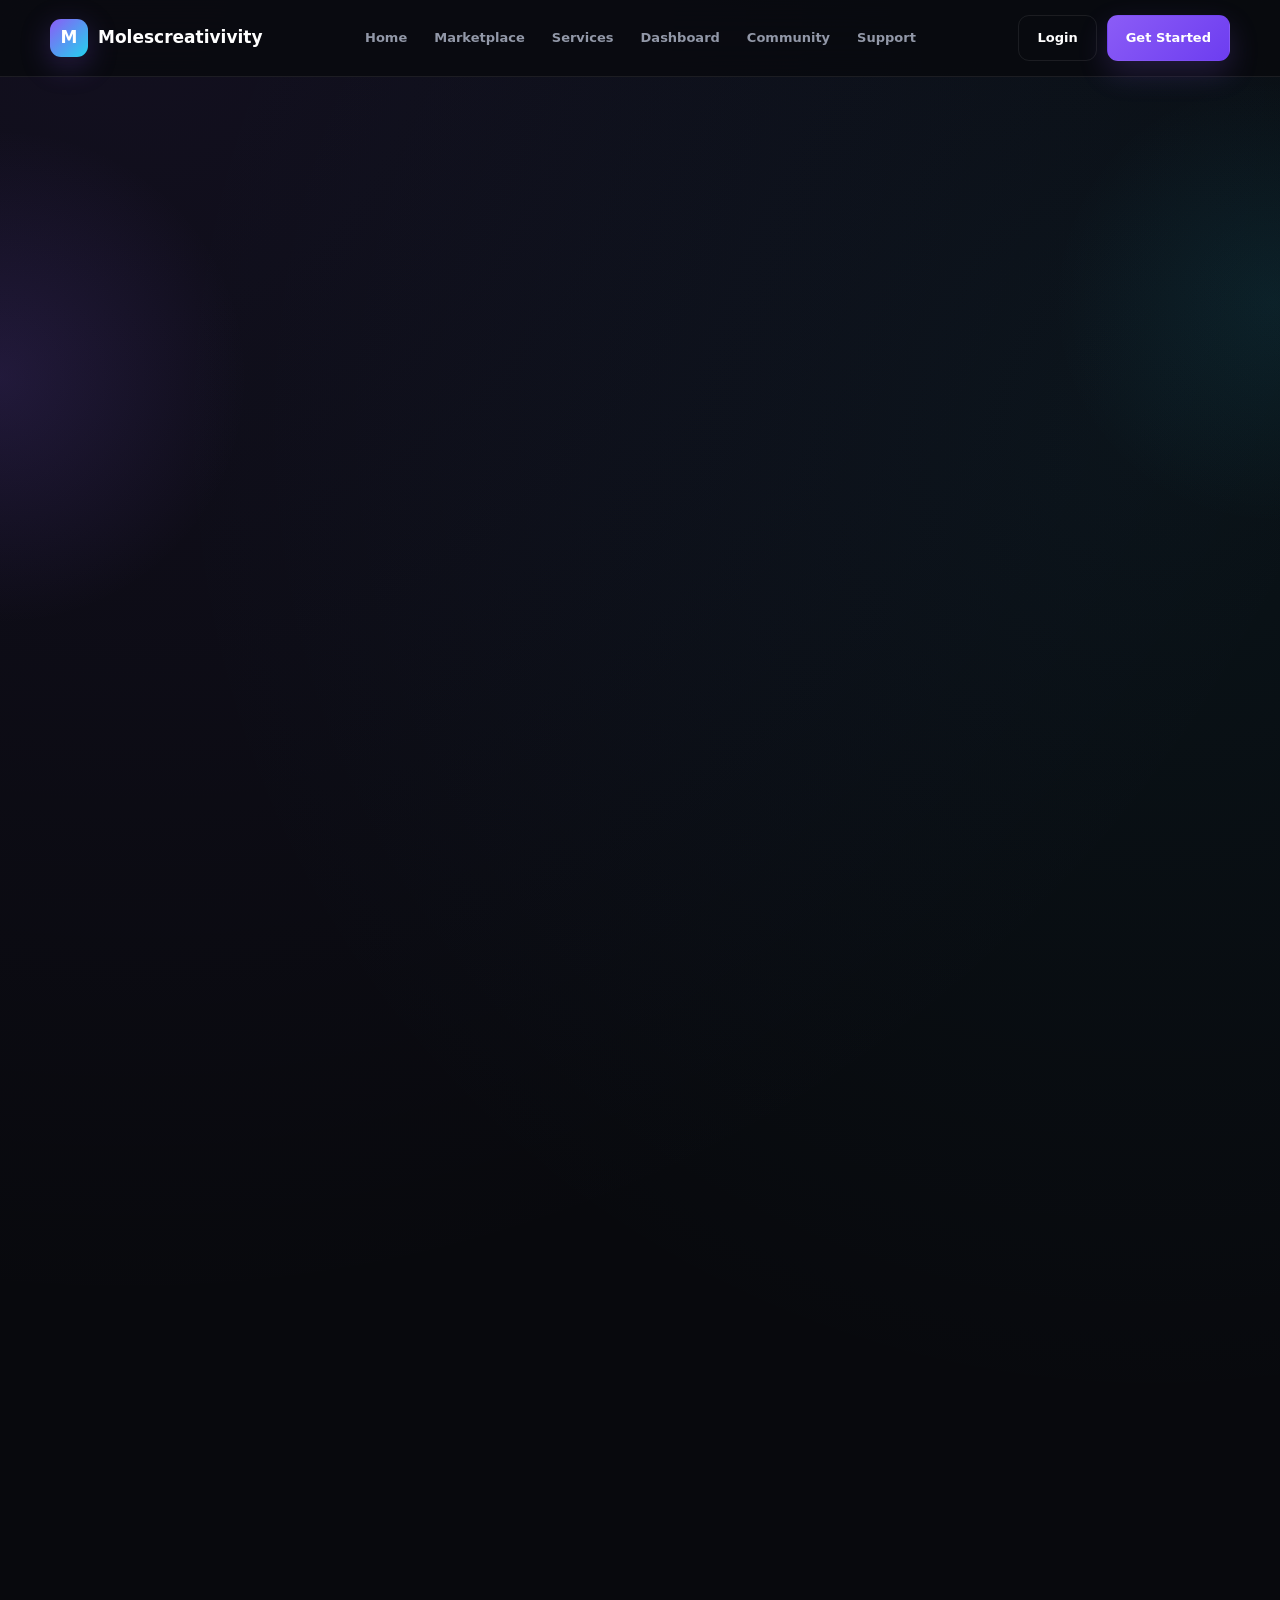
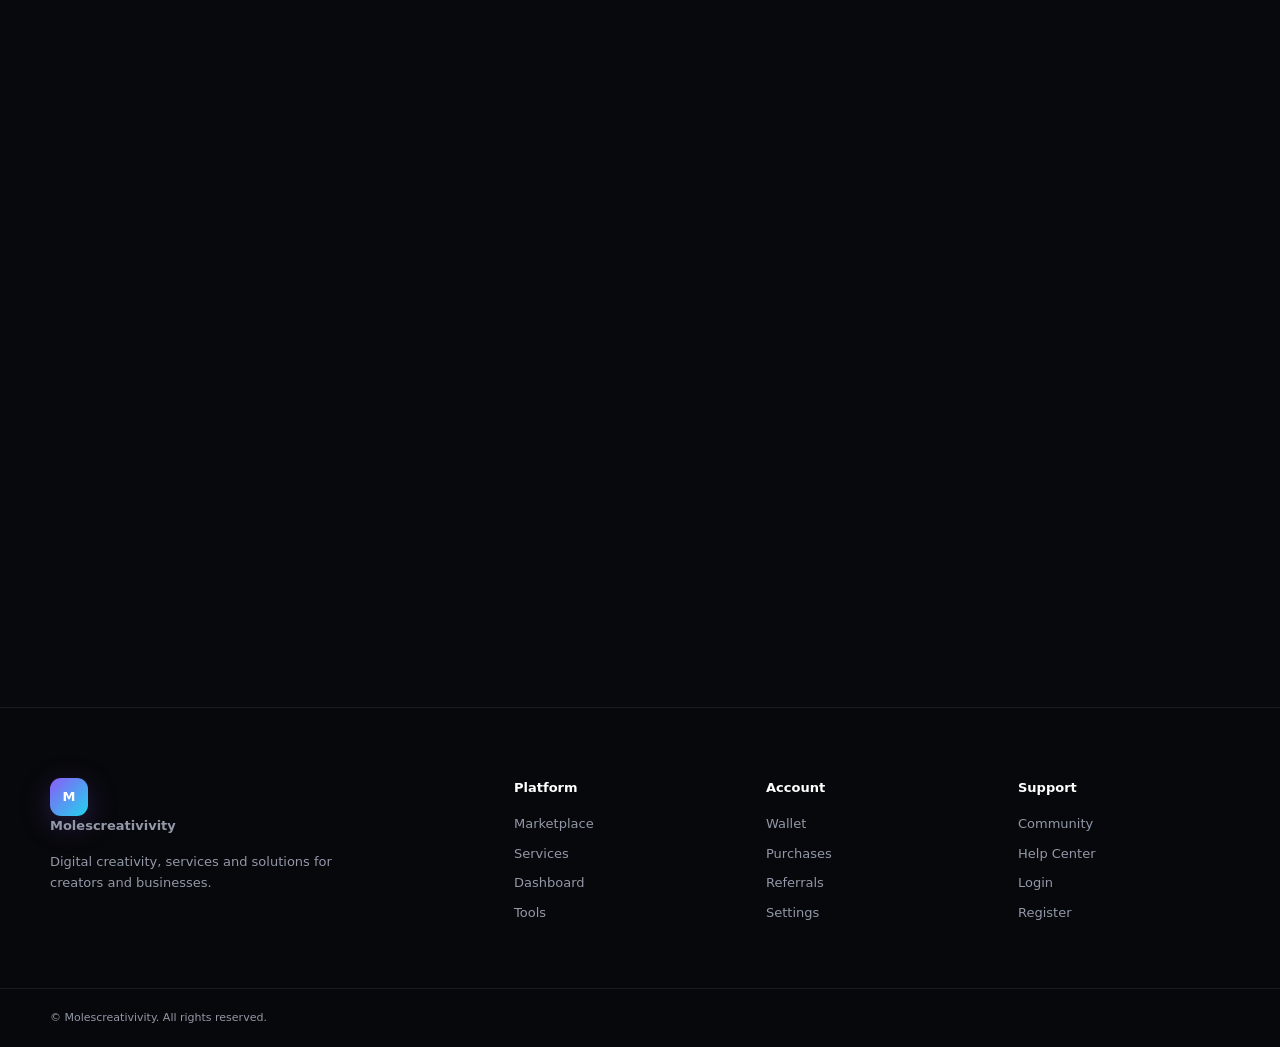
<file: index.html>
<!DOCTYPE html>
<html lang="en">
<head>
    <meta charset="UTF-8">
    <meta
        name="viewport"
        content="width=device-width, initial-scale=1.0"
    >

    <meta
        name="description"
        content="Molescreativivity — digital services, creative solutions and online tools for creators and businesses."
    >

    <title>Molescreativivity | Digital Platform</title>

    <link rel="stylesheet" href="css/style.css">
</head>

<body>

<!-- =====================================================
     HEADER
===================================================== -->

<header class="header">

    <div class="container nav-container">

        <a href="index.html" class="logo">

            <span class="logo-mark">M</span>

            <span>
                Molescreativivity
            </span>

        </a>


        <nav class="nav" id="mainNav">

            <a href="index.html">
                Home
            </a>

            <a href="marketplace.html">
                Marketplace
            </a>

            <a href="services.html">
                Services
            </a>

            <a href="dashboard.html">
                Dashboard
            </a>

            <a href="community.html">
                Community
            </a>

            <a href="support.html">
                Support
            </a>

        </nav>


        <div class="nav-actions">

            <a
                href="login.html"
                class="btn btn-outline"
            >
                Login
            </a>

            <a
                href="register.html"
                class="btn btn-primary"
            >
                Get Started
            </a>

        </div>


        <button
            class="menu-toggle"
            onclick="toggleMenu()"
            aria-label="Open navigation"
        >
            ☰
        </button>

    </div>

</header>


<!-- =====================================================
     HERO
===================================================== -->

<section class="hero">

    <div class="container">

        <div class="hero-content reveal">

            <span class="eyebrow">
                MOLESCREATIVITY DIGITAL PLATFORM
            </span>


            <h1>

                Everything digital.

                <span>
                    One powerful platform.
                </span>

            </h1>


            <p>

                Create, buy, manage and grow with
                Molescreativivity — a modern digital
                platform for creative services, digital
                products and online solutions.

            </p>


            <div class="hero-actions">

                <a
                    href="marketplace.html"
                    class="btn btn-primary"
                >
                    Explore Marketplace →
                </a>

                <a
                    href="services.html"
                    class="btn btn-outline"
                >
                    View Services
                </a>

            </div>

        </div>


        <!-- DASHBOARD PREVIEW -->

        <div class="dashboard-preview reveal">

            <div class="preview-window">

                <div class="preview-top">

                    <div class="preview-dots">

                        <span></span>
                        <span></span>
                        <span></span>

                    </div>

                    <small>
                        Molescreativivity Platform
                    </small>

                </div>


                <div class="preview-balance">

                    <small>
                        Available Balance
                    </small>

                    <strong>
                        ₦0.00
                    </strong>

                    <div
                        style="
                            margin-top:15px;
                            display:flex;
                            gap:10px;
                            flex-wrap:wrap;
                        "
                    >

                        <a
                            href="wallet.html"
                            class="btn btn-primary"
                        >
                            Fund Wallet
                        </a>

                        <a
                            href="dashboard.html"
                            class="btn btn-outline"
                        >
                            Open Dashboard
                        </a>

                    </div>

                </div>


                <div
                    style="
                        display:grid;
                        grid-template-columns:
                        repeat(3,1fr);
                        gap:12px;
                        margin-top:14px;
                    "
                >

                    <a
                        href="marketplace.html"
                        class="platform-card"
                    >

                        <strong>
                            Marketplace
                        </strong>

                        <span>
                            Digital products
                        </span>

                    </a>


                    <a
                        href="services.html"
                        class="platform-card"
                    >

                        <strong>
                            Services
                        </strong>

                        <span>
                            Creative solutions
                        </span>

                    </a>


                    <a
                        href="tools.html"
                        class="platform-card"
                    >

                        <strong>
                            Tools
                        </strong>

                        <span>
                            Useful digital tools
                        </span>

                    </a>

                </div>

            </div>

        </div>

    </div>

</section>


<!-- =====================================================
     PLATFORM FEATURES
===================================================== -->

<section class="section">

    <div class="container">

        <div class="section-heading center reveal">

            <span class="eyebrow">
                THE PLATFORM
            </span>

            <h2>
                Built for the digital world.
            </h2>

            <p>
                Everything you need to access creative
                services and manage your digital activity
                in one place.
            </p>

        </div>


        <div class="card-grid">

            <div class="card feature-card reveal">

                <div class="feature-icon">
                    🛍️
                </div>

                <h3>
                    Digital Marketplace
                </h3>

                <p>
                    Discover digital products,
                    resources and services designed
                    for creators and businesses.
                </p>

            </div>


            <div class="card feature-card reveal">

                <div class="feature-icon">
                    🎨
                </div>

                <h3>
                    Creative Services
                </h3>

                <p>
                    Get professional graphics,
                    websites, branding and other
                    digital solutions.
                </p>

            </div>


            <div class="card feature-card reveal">

                <div class="feature-icon">
                    💳
                </div>

                <h3>
                    Digital Wallet
                </h3>

                <p>
                    A central place to manage your
                    platform balance, purchases and
                    transactions.
                </p>

            </div>


            <div class="card feature-card reveal">

                <div class="feature-icon">
                    🧰
                </div>

                <h3>
                    Digital Tools
                </h3>

                <p>
                    Useful tools for creators,
                    businesses and anyone building
                    online.
                </p>

            </div>


            <div class="card feature-card reveal">

                <div class="feature-icon">
                    👥
                </div>

                <h3>
                    Community
                </h3>

                <p>
                    Connect with other users,
                    discover discussions and share
                    ideas.
                </p>

            </div>


            <div class="card feature-card reveal">

                <div class="feature-icon">
                    🎁
                </div>

                <h3>
                    Referrals
                </h3>

                <p>
                    Invite people to the platform
                    and participate in the referral
                    system when it is activated.
                </p>

            </div>

        </div>

    </div>

</section>


<!-- =====================================================
     SERVICES
===================================================== -->

<section class="section">

    <div class="container">

        <div class="section-heading reveal">

            <span class="eyebrow">
                WHAT WE DO
            </span>

            <h2>
                Creative services that
                <span>
                    move businesses forward.
                </span>
            </h2>

            <p>
                From graphics to websites, Molescreativivity
                helps turn ideas into professional digital
                experiences.
            </p>

        </div>


        <div class="service-grid">

            <div class="card service-card reveal">

                <div class="feature-icon">
                    🎨
                </div>

                <h3>
                    Graphic Design
                </h3>

                <p>
                    Flyers, promotional designs,
                    social media graphics and
                    other visual content.
                </p>

                <a
                    href="services.html"
                    class="btn btn-outline"
                    style="margin-top:20px;"
                >
                    Explore →
                </a>

            </div>


            <div class="card service-card reveal">

                <div class="feature-icon">
                    🌐
                </div>

                <h3>
                    Website Creation
                </h3>

                <p>
                    Modern websites for brands,
                    businesses, creators and
                    personal projects.
                </p>

                <a
                    href="services.html"
                    class="btn btn-outline"
                    style="margin-top:20px;"
                >
                    Explore →
                </a>

            </div>


            <div class="card service-card reveal">

                <div class="feature-icon">
                    🚀
                </div>

                <h3>
                    Digital Solutions
                </h3>

                <p>
                    Practical digital solutions
                    that help businesses establish
                    and grow their online presence.
                </p>

                <a
                    href="services.html"
                    class="btn btn-outline"
                    style="margin-top:20px;"
                >
                    Explore →
                </a>

            </div>

        </div>

    </div>

</section>


<!-- =====================================================
     PLATFORM ACCESS
===================================================== -->

<section class="section">

    <div class="container">

        <div class="section-heading center reveal">

            <span class="eyebrow">
                EXPLORE
            </span>

            <h2>
                Your platform,
                your workspace.
            </h2>

        </div>


        <div class="platform-grid">

            <a
                href="dashboard.html"
                class="platform-card reveal"
            >

                <strong>
                    📊 Dashboard
                </strong>

                <span>
                    See your platform activity.
                </span>

            </a>


            <a
                href="wallet.html"
                class="platform-card reveal"
            >

                <strong>
                    💰 Wallet
                </strong>

                <span>
                    Manage your platform balance.
                </span>

            </a>


            <a
                href="purchases.html"
                class="platform-card reveal"
            >

                <strong>
                    🧾 Purchases
                </strong>

                <span>
                    View your digital orders.
                </span>

            </a>


            <a
                href="transactions.html"
                class="platform-card reveal"
            >

                <strong>
                    💸 Transactions
                </strong>

                <span>
                    Track account activity.
                </span>

            </a>


            <a
                href="referrals.html"
                class="platform-card reveal"
            >

                <strong>
                    🎁 Referrals
                </strong>

                <span>
                    Manage your referral activity.
                </span>

            </a>


            <a
                href="tools.html"
                class="platform-card reveal"
            >

                <strong>
                    🧰 Tools
                </strong>

                <span>
                    Access useful digital tools.
                </span>

            </a>


            <a
                href="community.html"
                class="platform-card reveal"
            >

                <strong>
                    👥 Community
                </strong>

                <span>
                    Connect and participate.
                </span>

            </a>


            <a
                href="settings.html"
                class="platform-card reveal"
            >

                <strong>
                    ⚙️ Settings
                </strong>

                <span>
                    Manage your account.
                </span>

            </a>

        </div>

    </div>

</section>


<!-- =====================================================
     CTA
===================================================== -->

<section class="cta">

    <div class="container">

        <div class="cta-box reveal">

            <span class="eyebrow">
                START BUILDING
            </span>

            <h2>
                Ready to go digital?
            </h2>

            <p>
                Explore Molescreativivity and discover
                creative services, digital products and
                tools built for the modern web.
            </p>


            <a
                href="register.html"
                class="btn btn-primary"
            >
                Create Your Account →
            </a>

        </div>

    </div>

</section>


<!-- =====================================================
     FOOTER
===================================================== -->

<footer class="footer">

    <div class="container footer-grid">

        <div>

            <a
                href="index.html"
                class="logo"
            >

                <span class="logo-mark">
                    M
                </span>

                <span>
                    Molescreativivity
                </span>

            </a>

            <p>
                Digital creativity, services and
                solutions for creators and businesses.
            </p>

        </div>


        <div>

            <h4>
                Platform
            </h4>

            <a href="marketplace.html">
                Marketplace
            </a>

            <a href="services.html">
                Services
            </a>

            <a href="dashboard.html">
                Dashboard
            </a>

            <a href="tools.html">
                Tools
            </a>

        </div>


        <div>

            <h4>
                Account
            </h4>

            <a href="wallet.html">
                Wallet
            </a>

            <a href="purchases.html">
                Purchases
            </a>

            <a href="referrals.html">
                Referrals
            </a>

            <a href="settings.html">
                Settings
            </a>

        </div>


        <div>

            <h4>
                Support
            </h4>

            <a href="community.html">
                Community
            </a>

            <a href="support.html">
                Help Center
            </a>

            <a href="login.html">
                Login
            </a>

            <a href="register.html">
                Register
            </a>

        </div>

    </div>


    <div class="footer-bottom">

        <div class="container">

            <p>
                ©
                <span class="current-year"></span>
                Molescreativivity.
                All rights reserved.
            </p>

        </div>

    </div>

</footer>


<script src="js/script.js"></script>

</body>
</html>
</file>
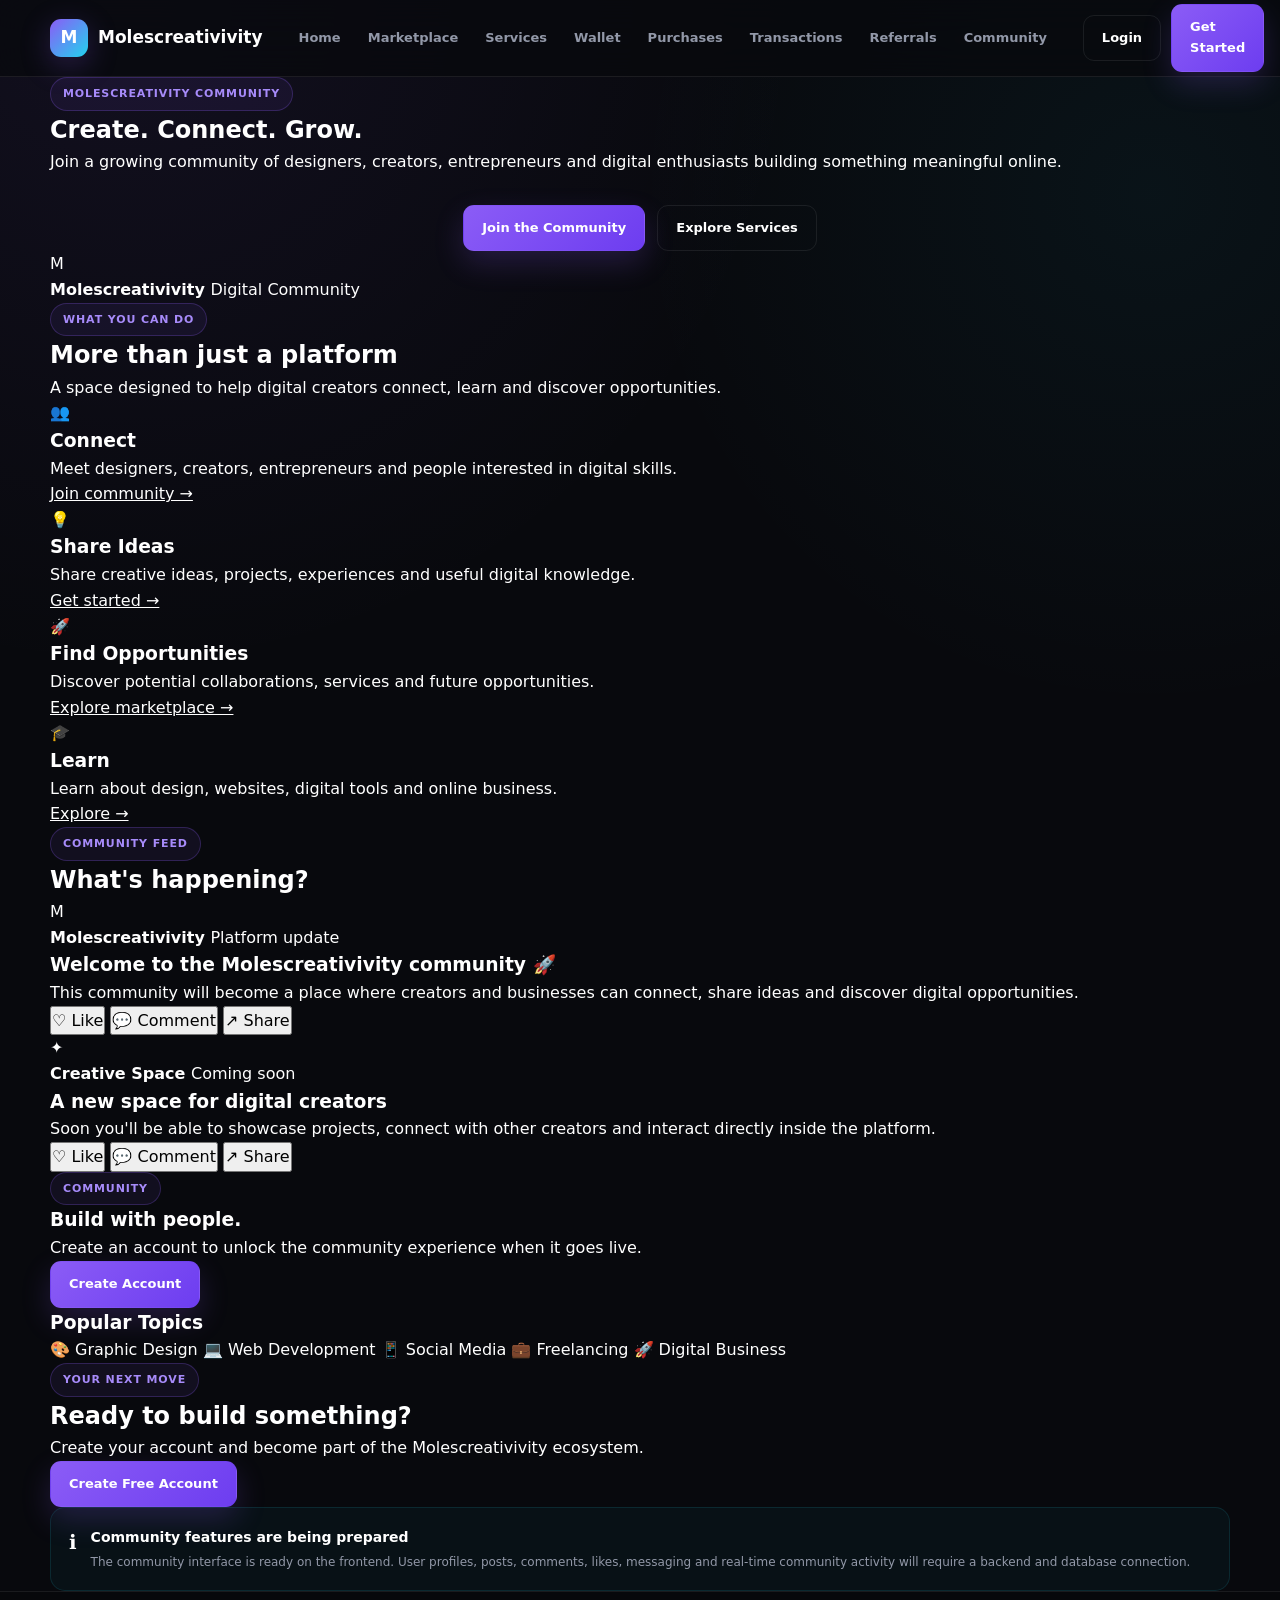
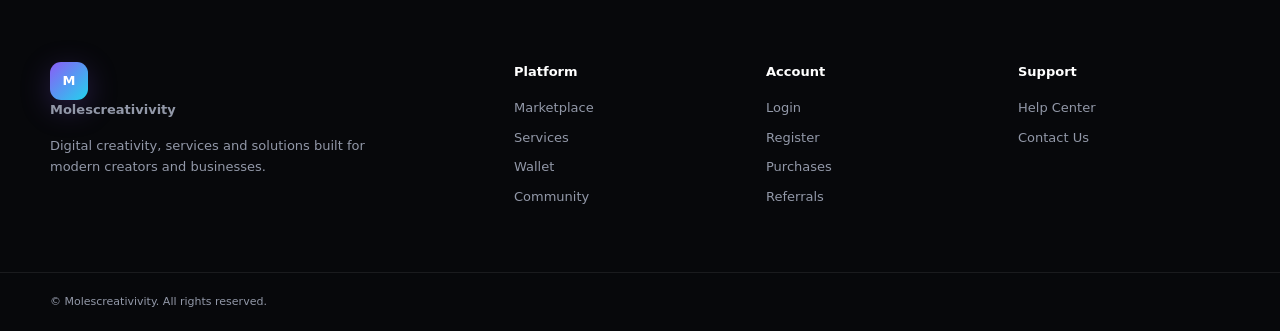
<file: community.html>
<!DOCTYPE html>
<html lang="en">
<head>
    <meta charset="UTF-8">
    <meta name="viewport" content="width=device-width, initial-scale=1.0">

    <title>Community | Molescreativivity</title>

    <link rel="stylesheet" href="css/style.css">
</head>

<body>

<!-- ================= HEADER ================= -->

<header class="header">

    <div class="container nav-container">

        <a href="index.html" class="logo">
            <span class="logo-mark">M</span>
            <span>Molescreativivity</span>
        </a>

        <nav class="nav" id="mainNav">

            <a href="index.html">Home</a>
            <a href="marketplace.html">Marketplace</a>
            <a href="services.html">Services</a>
            <a href="wallet.html">Wallet</a>
            <a href="purchases.html">Purchases</a>
            <a href="transactions.html">Transactions</a>
            <a href="referrals.html">Referrals</a>
            <a href="community.html" class="active">Community</a>

        </nav>

        <div class="nav-actions">

            <a href="login.html" class="btn btn-outline">
                Login
            </a>

            <a href="register.html" class="btn btn-primary">
                Get Started
            </a>

        </div>

        <button class="menu-toggle" onclick="toggleMenu()">
            ☰
        </button>

    </div>

</header>


<!-- ================= MAIN ================= -->

<main class="page-content">

    <div class="container">

        <!-- ================= HERO ================= -->

        <section class="community-hero">

            <div class="community-hero-content">

                <span class="eyebrow">
                    MOLESCREATIVITY COMMUNITY
                </span>

                <h1>
                    Create. Connect. <span>Grow.</span>
                </h1>

                <p>
                    Join a growing community of designers, creators,
                    entrepreneurs and digital enthusiasts building
                    something meaningful online.
                </p>

                <div class="hero-actions">

                    <a href="register.html" class="btn btn-primary">
                        Join the Community
                    </a>

                    <a href="services.html" class="btn btn-outline">
                        Explore Services
                    </a>

                </div>

            </div>


            <div class="community-hero-card">

                <div class="community-orbit orbit-one"></div>
                <div class="community-orbit orbit-two"></div>

                <div class="community-center">

                    <div class="community-logo">
                        M
                    </div>

                    <strong>
                        Molescreativivity
                    </strong>

                    <span>
                        Digital Community
                    </span>

                </div>

            </div>

        </section>


        <!-- ================= COMMUNITY FEATURES ================= -->

        <section class="community-features">

            <div class="section-title">

                <span class="eyebrow">
                    WHAT YOU CAN DO
                </span>

                <h2>
                    More than just a platform
                </h2>

                <p>
                    A space designed to help digital creators
                    connect, learn and discover opportunities.
                </p>

            </div>


            <div class="community-grid">

                <div class="community-card">

                    <div class="community-card-icon">
                        👥
                    </div>

                    <h3>
                        Connect
                    </h3>

                    <p>
                        Meet designers, creators, entrepreneurs
                        and people interested in digital skills.
                    </p>

                    <a href="register.html">
                        Join community →
                    </a>

                </div>


                <div class="community-card">

                    <div class="community-card-icon">
                        💡
                    </div>

                    <h3>
                        Share Ideas
                    </h3>

                    <p>
                        Share creative ideas, projects, experiences
                        and useful digital knowledge.
                    </p>

                    <a href="register.html">
                        Get started →
                    </a>

                </div>


                <div class="community-card">

                    <div class="community-card-icon">
                        🚀
                    </div>

                    <h3>
                        Find Opportunities
                    </h3>

                    <p>
                        Discover potential collaborations,
                        services and future opportunities.
                    </p>

                    <a href="marketplace.html">
                        Explore marketplace →
                    </a>

                </div>


                <div class="community-card">

                    <div class="community-card-icon">
                        🎓
                    </div>

                    <h3>
                        Learn
                    </h3>

                    <p>
                        Learn about design, websites, digital
                        tools and online business.
                    </p>

                    <a href="services.html">
                        Explore →
                    </a>

                </div>

            </div>

        </section>


        <!-- ================= DISCUSSION ================= -->

        <section class="discussion-section">

            <div class="section-title">

                <span class="eyebrow">
                    COMMUNITY FEED
                </span>

                <h2>
                    What's happening?
                </h2>

            </div>


            <div class="discussion-layout">

                <!-- POSTS -->

                <div class="posts">

                    <article class="post-card">

                        <div class="post-header">

                            <div class="post-avatar">
                                M
                            </div>

                            <div>

                                <strong>
                                    Molescreativivity
                                </strong>

                                <span>
                                    Platform update
                                </span>

                            </div>

                        </div>


                        <div class="post-content">

                            <h3>
                                Welcome to the Molescreativivity community 🚀
                            </h3>

                            <p>
                                This community will become a place where
                                creators and businesses can connect,
                                share ideas and discover digital opportunities.
                            </p>

                        </div>


                        <div class="post-actions">

                            <button>
                                ♡ Like
                            </button>

                            <button>
                                💬 Comment
                            </button>

                            <button>
                                ↗ Share
                            </button>

                        </div>

                    </article>


                    <article class="post-card">

                        <div class="post-header">

                            <div class="post-avatar">
                                ✦
                            </div>

                            <div>

                                <strong>
                                    Creative Space
                                </strong>

                                <span>
                                    Coming soon
                                </span>

                            </div>

                        </div>


                        <div class="post-content">

                            <h3>
                                A new space for digital creators
                            </h3>

                            <p>
                                Soon you'll be able to showcase projects,
                                connect with other creators and interact
                                directly inside the platform.
                            </p>

                        </div>


                        <div class="post-actions">

                            <button>
                                ♡ Like
                            </button>

                            <button>
                                💬 Comment
                            </button>

                            <button>
                                ↗ Share
                            </button>

                        </div>

                    </article>

                </div>


                <!-- SIDEBAR -->

                <aside class="community-sidebar">

                    <div class="sidebar-card">

                        <span class="eyebrow">
                            COMMUNITY
                        </span>

                        <h3>
                            Build with people.
                        </h3>

                        <p>
                            Create an account to unlock the
                            community experience when it goes live.
                        </p>

                        <a href="register.html" class="btn btn-primary">
                            Create Account
                        </a>

                    </div>


                    <div class="sidebar-card">

                        <h3>
                            Popular Topics
                        </h3>

                        <div class="topic-list">

                            <span>🎨 Graphic Design</span>
                            <span>💻 Web Development</span>
                            <span>📱 Social Media</span>
                            <span>💼 Freelancing</span>
                            <span>🚀 Digital Business</span>

                        </div>

                    </div>

                </aside>

            </div>

        </section>


        <!-- ================= CTA ================= -->

        <section class="community-cta">

            <div>

                <span class="eyebrow">
                    YOUR NEXT MOVE
                </span>

                <h2>
                    Ready to build something?
                </h2>

                <p>
                    Create your account and become part of
                    the Molescreativivity ecosystem.
                </p>

            </div>

            <a href="register.html" class="btn btn-primary">
                Create Free Account
            </a>

        </section>


        <!-- ================= NOTICE ================= -->

        <section class="platform-notice">

            <div class="notice-icon">
                ℹ️
            </div>

            <div>

                <h3>
                    Community features are being prepared
                </h3>

                <p>
                    The community interface is ready on the frontend.
                    User profiles, posts, comments, likes, messaging
                    and real-time community activity will require a
                    backend and database connection.
                </p>

            </div>

        </section>

    </div>

</main>


<!-- ================= FOOTER ================= -->

<footer class="footer">

    <div class="container footer-grid">

        <div>

            <a href="index.html" class="logo">
                <span class="logo-mark">M</span>
                <span>Molescreativivity</span>
            </a>

            <p>
                Digital creativity, services and solutions
                built for modern creators and businesses.
            </p>

        </div>


        <div>

            <h4>Platform</h4>

            <a href="marketplace.html">Marketplace</a>
            <a href="services.html">Services</a>
            <a href="wallet.html">Wallet</a>
            <a href="community.html">Community</a>

        </div>


        <div>

            <h4>Account</h4>

            <a href="login.html">Login</a>
            <a href="register.html">Register</a>
            <a href="purchases.html">Purchases</a>
            <a href="referrals.html">Referrals</a>

        </div>


        <div>

            <h4>Support</h4>

            <a href="support.html">Help Center</a>
            <a href="services.html">Contact Us</a>

        </div>

    </div>


    <div class="footer-bottom">

        <div class="container">

            <p>
                © <span class="current-year"></span>
                Molescreativivity. All rights reserved.
            </p>

        </div>

    </div>

</footer>


<script src="js/script.js"></script>

</body>
</html>
</file>
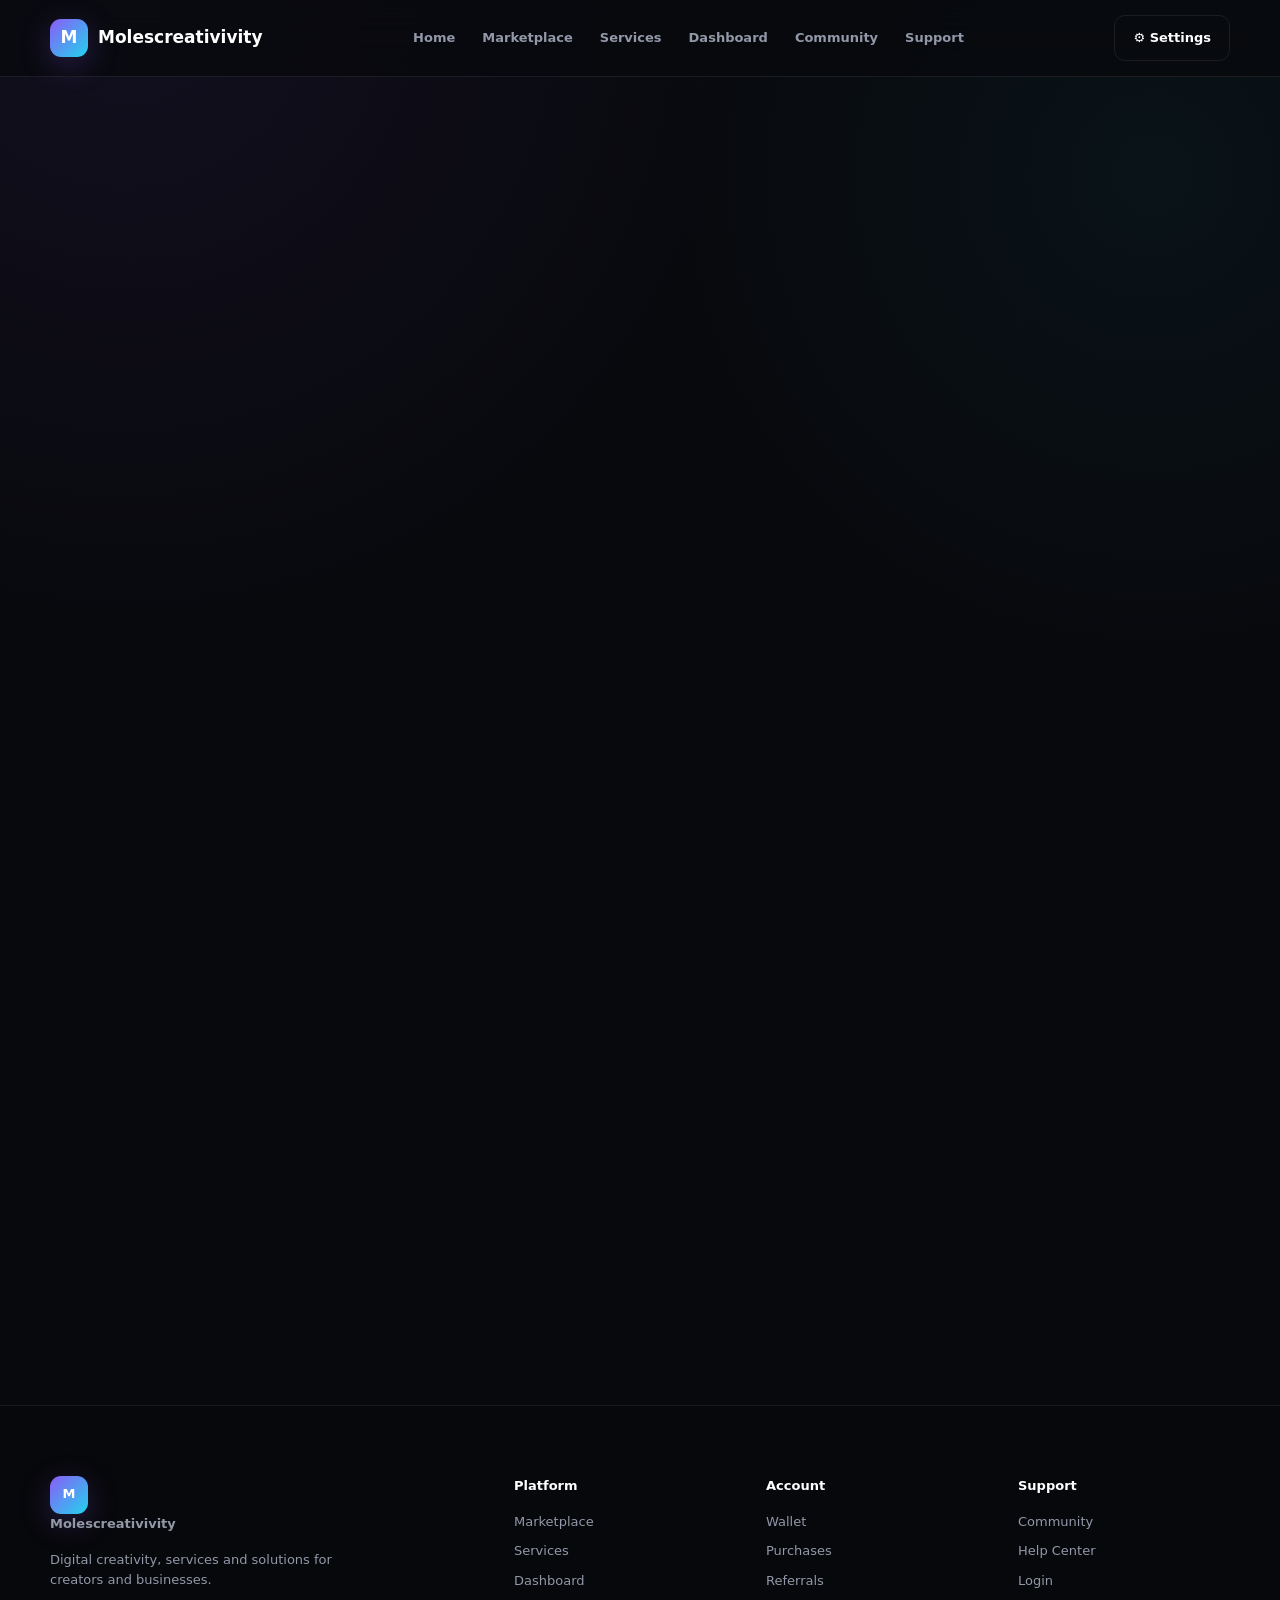
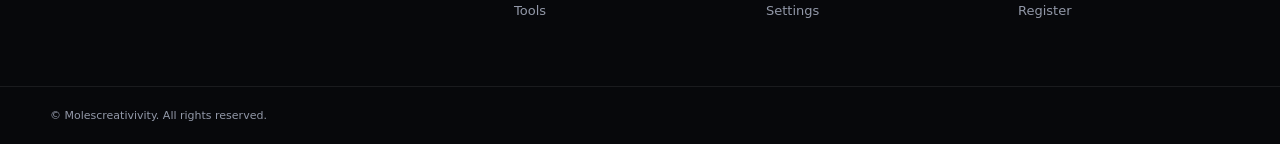
<file: dashboard.html>
<!DOCTYPE html>
<html lang="en">
<head>
    <meta charset="UTF-8">
    <meta name="viewport" content="width=device-width, initial-scale=1.0">

    <meta
        name="description"
        content="Molescreativivity user dashboard."
    >

    <title>Dashboard | Molescreativivity</title>

    <link rel="stylesheet" href="css/style.css">

    <style>
        .dashboard-page {
            padding: 55px 0 90px;
        }

        .welcome-box {
            display: flex;
            align-items: center;
            justify-content: space-between;
            gap: 20px;
            margin-bottom: 30px;
        }

        .welcome-box h1 {
            font-size: clamp(30px, 5vw, 45px);
            letter-spacing: -1px;
        }

        .welcome-box h1 span {
            color: var(--primary-light);
        }

        .welcome-box p {
            color: var(--muted);
            margin-top: 5px;
            font-size: 14px;
        }

        .dashboard-actions {
            display: flex;
            gap: 10px;
            flex-wrap: wrap;
        }

        .stats-grid {
            display: grid;
            grid-template-columns: repeat(4, 1fr);
            gap: 15px;
            margin-bottom: 22px;
        }

        .stat-card {
            position: relative;
            overflow: hidden;
        }

        .stat-card::after {
            content: "";
            position: absolute;
            width: 100px;
            height: 100px;
            right: -45px;
            bottom: -50px;
            border-radius: 50%;
            background: rgba(139,92,246,.08);
        }

        .stat-icon {
            font-size: 20px;
            margin-bottom: 10px;
        }

        .stat-card strong {
            font-size: 25px;
        }

        .dashboard-grid {
            display: grid;
            grid-template-columns: 1.5fr 1fr;
            gap: 20px;
            margin-top: 20px;
        }

        .dashboard-card {
            background: var(--card);
            border: 1px solid var(--border);
            border-radius: 20px;
            padding: 25px;
        }

        .dashboard-card-header {
            display: flex;
            justify-content: space-between;
            align-items: center;
            gap: 15px;
            margin-bottom: 20px;
        }

        .dashboard-card-header h2 {
            font-size: 18px;
        }

        .dashboard-card-header a {
            color: var(--primary-light);
            text-decoration: none;
            font-size: 12px;
        }

        .activity-item {
            display: flex;
            align-items: center;
            gap: 13px;
            padding: 14px 0;
            border-bottom: 1px solid var(--border);
        }

        .activity-item:last-child {
            border-bottom: 0;
        }

        .activity-icon {
            width: 42px;
            height: 42px;
            display: grid;
            place-items: center;
            border-radius: 12px;
            background: rgba(139,92,246,.09);
            flex-shrink: 0;
        }

        .activity-info {
            flex: 1;
        }

        .activity-info strong {
            display: block;
            font-size: 13px;
        }

        .activity-info span {
            color: var(--muted);
            font-size: 11px;
        }

        .quick-grid {
            display: grid;
            grid-template-columns: 1fr 1fr;
            gap: 10px;
        }

        .quick-action {
            padding: 18px;
            text-decoration: none;
            background: var(--bg-soft);
            border: 1px solid var(--border);
            border-radius: 14px;
            transition: .2s ease;
        }

        .quick-action:hover {
            transform: translateY(-3px);
            border-color: rgba(139,92,246,.3);
        }

        .quick-action-icon {
            font-size: 22px;
            margin-bottom: 10px;
        }

        .quick-action strong {
            display: block;
            font-size: 13px;
        }

        .quick-action span {
            display: block;
            color: var(--muted);
            font-size: 10px;
            margin-top: 3px;
        }

        .balance-card {
            margin-top: 20px;
            padding: 28px;
            border-radius: 22px;
            background:
                linear-gradient(
                    135deg,
                    rgba(139,92,246,.17),
                    rgba(34,211,238,.05)
                );
            border: 1px solid rgba(139,92,246,.22);
        }

        .balance-card small {
            color: var(--muted);
        }

        .balance-card h2 {
            font-size: 36px;
            margin: 7px 0 20px;
        }

        .balance-actions {
            display: flex;
            flex-wrap: wrap;
            gap: 9px;
        }

        .dashboard-banner {
            margin-top: 20px;
            display: flex;
            align-items: center;
            gap: 16px;
            padding: 22px;
            border-radius: 18px;
            background: var(--card);
            border: 1px solid var(--border);
        }

        .banner-icon {
            width: 45px;
            height: 45px;
            display: grid;
            place-items: center;
            border-radius: 13px;
            background: rgba(34,211,238,.08);
            flex-shrink: 0;
        }

        .dashboard-banner h3 {
            font-size: 14px;
            margin-bottom: 4px;
        }

        .dashboard-banner p {
            color: var(--muted);
            font-size: 12px;
        }

        @media (max-width: 900px) {
            .stats-grid {
                grid-template-columns: repeat(2, 1fr);
            }

            .dashboard-grid {
                grid-template-columns: 1fr;
            }
        }

        @media (max-width: 600px) {
            .welcome-box {
                align-items: flex-start;
                flex-direction: column;
            }

            .stats-grid {
                grid-template-columns: 1fr 1fr;
            }

            .stat-card {
                padding: 17px;
            }

            .stat-card strong {
                font-size: 21px;
            }
        }

        @media (max-width: 430px) {
            .stats-grid {
                grid-template-columns: 1fr;
            }

            .quick-grid {
                grid-template-columns: 1fr;
            }

            .dashboard-banner {
                align-items: flex-start;
            }
        }
    </style>
</head>

<body>

<!-- =====================================================
     HEADER
===================================================== -->

<header class="header">

    <div class="container nav-container">

        <a href="index.html" class="logo">
            <span class="logo-mark">M</span>
            <span>Molescreativivity</span>
        </a>

        <nav class="nav" id="mainNav">

            <a href="index.html">Home</a>

            <a href="marketplace.html">
                Marketplace
            </a>

            <a href="services.html">
                Services
            </a>

            <a href="dashboard.html">
                Dashboard
            </a>

            <a href="community.html">
                Community
            </a>

            <a href="support.html">
                Support
            </a>

        </nav>

        <div class="nav-actions">

            <a
                href="settings.html"
                class="btn btn-outline"
            >
                ⚙ Settings
            </a>

        </div>

        <button
            class="menu-toggle"
            onclick="toggleMenu()"
        >
            ☰
        </button>

    </div>

</header>


<!-- =====================================================
     MAIN DASHBOARD
===================================================== -->

<main class="dashboard-page">

    <div class="container">


        <!-- WELCOME -->

        <section class="welcome-box reveal">

            <div>

                <span class="eyebrow">
                    YOUR WORKSPACE
                </span>

                <h1>
                    Welcome to
                    <span>Molescreativivity.</span>
                </h1>

                <p>
                    Manage your wallet, purchases,
                    services and platform activity.
                </p>

            </div>

            <div class="dashboard-actions">

                <a
                    href="marketplace.html"
                    class="btn btn-primary"
                >
                    Explore Marketplace
                </a>

                <a
                    href="services.html"
                    class="btn btn-outline"
                >
                    Request Service
                </a>

            </div>

        </section>


        <!-- STATS -->

        <section class="stats-grid">


            <div class="stat-card reveal">

                <div class="stat-icon">
                    💰
                </div>

                <small>
                    Wallet Balance
                </small>

                <strong>
                    ₦0.00
                </strong>

            </div>


            <div class="stat-card reveal">

                <div class="stat-icon">
                    🛍️
                </div>

                <small>
                    Total Purchases
                </small>

                <strong>
                    0
                </strong>

            </div>


            <div class="stat-card reveal">

                <div class="stat-icon">
                    💸
                </div>

                <small>
                    Transactions
                </small>

                <strong>
                    0
                </strong>

            </div>


            <div class="stat-card reveal">

                <div class="stat-icon">
                    🎁
                </div>

                <small>
                    Referral Earnings
                </small>

                <strong>
                    ₦0.00
                </strong>

            </div>


        </section>


        <!-- MAIN GRID -->

        <div class="dashboard-grid">


            <!-- ACTIVITY -->

            <section class="dashboard-card reveal">

                <div class="dashboard-card-header">

                    <div>

                        <h2>
                            Recent Activity
                        </h2>

                    </div>

                    <a href="transactions.html">
                        View all
                    </a>

                </div>


                <div class="empty-state">

                    <div class="empty-icon">
                        📊
                    </div>

                    <h3>
                        No activity yet
                    </h3>

                    <p>
                        Your purchases and transactions
                        will appear here.
                    </p>

                </div>

            </section>


            <!-- QUICK ACTIONS -->

            <section class="dashboard-card reveal">

                <div class="dashboard-card-header">

                    <h2>
                        Quick Actions
                    </h2>

                </div>


                <div class="quick-grid">


                    <a
                        href="wallet.html"
                        class="quick-action"
                    >

                        <div class="quick-action-icon">
                            💳
                        </div>

                        <strong>
                            Fund Wallet
                        </strong>

                        <span>
                            Add funds
                        </span>

                    </a>


                    <a
                        href="marketplace.html"
                        class="quick-action"
                    >

                        <div class="quick-action-icon">
                            🛍️
                        </div>

                        <strong>
                            Marketplace
                        </strong>

                        <span>
                            Browse products
                        </span>

                    </a>


                    <a
                        href="purchases.html"
                        class="quick-action"
                    >

                        <div class="quick-action-icon">
                            🧾
                        </div>

                        <strong>
                            Purchases
                        </strong>

                        <span>
                            View orders
                        </span>

                    </a>


                    <a
                        href="referrals.html"
                        class="quick-action"
                    >

                        <div class="quick-action-icon">
                            🎁
                        </div>

                        <strong>
                            Referrals
                        </strong>

                        <span>
                            Invite friends
                        </span>

                    </a>


                    <a
                        href="tools.html"
                        class="quick-action"
                    >

                        <div class="quick-action-icon">
                            🧰
                        </div>

                        <strong>
                            Tools
                        </strong>

                        <span>
                            Open tools
                        </span>

                    </a>


                    <a
                        href="community.html"
                        class="quick-action"
                    >

                        <div class="quick-action-icon">
                            👥
                        </div>

                        <strong>
                            Community
                        </strong>

                        <span>
                            Join discussions
                        </span>

                    </a>


                </div>

            </section>

        </div>


        <!-- WALLET -->

        <section class="balance-card reveal">

            <small>
                AVAILABLE WALLET BALANCE
            </small>

            <h2>
                ₦0.00
            </h2>

            <div class="balance-actions">

                <a
                    href="wallet.html"
                    class="btn btn-primary"
                >
                    Fund Wallet
                </a>

                <a
                    href="transactions.html"
                    class="btn btn-outline"
                >
                    View Transactions
                </a>

            </div>

        </section>


        <!-- BANNER -->

        <section class="dashboard-banner reveal">

            <div class="banner-icon">
                🚀
            </div>

            <div>

                <h3>
                    Your Molescreativivity workspace is ready.
                </h3>

                <p>
                    Explore the platform and discover the
                    services, products and tools available.
                    Account, wallet and checkout features
                    will become fully functional after backend
                    integration.
                </p>

            </div>

        </section>


    </div>

</main>


<!-- =====================================================
     FOOTER
===================================================== -->

<footer class="footer">

    <div class="container footer-grid">

        <div>

            <a href="index.html" class="logo">

                <span class="logo-mark">
                    M
                </span>

                <span>
                    Molescreativivity
                </span>

            </a>

            <p>
                Digital creativity, services and solutions
                for creators and businesses.
            </p>

        </div>


        <div>

            <h4>
                Platform
            </h4>

            <a href="marketplace.html">
                Marketplace
            </a>

            <a href="services.html">
                Services
            </a>

            <a href="dashboard.html">
                Dashboard
            </a>

            <a href="tools.html">
                Tools
            </a>

        </div>


        <div>

            <h4>
                Account
            </h4>

            <a href="wallet.html">
                Wallet
            </a>

            <a href="purchases.html">
                Purchases
            </a>

            <a href="referrals.html">
                Referrals
            </a>

            <a href="settings.html">
                Settings
            </a>

        </div>


        <div>

            <h4>
                Support
            </h4>

            <a href="community.html">
                Community
            </a>

            <a href="support.html">
                Help Center
            </a>

            <a href="login.html">
                Login
            </a>

            <a href="register.html">
                Register
            </a>

        </div>

    </div>


    <div class="footer-bottom">

        <div class="container">

            <p>
                ©
                <span class="current-year"></span>
                Molescreativivity.
                All rights reserved.
            </p>

        </div>

    </div>

</footer>


<script src="js/script.js"></script>

</body>
</html>
</file>
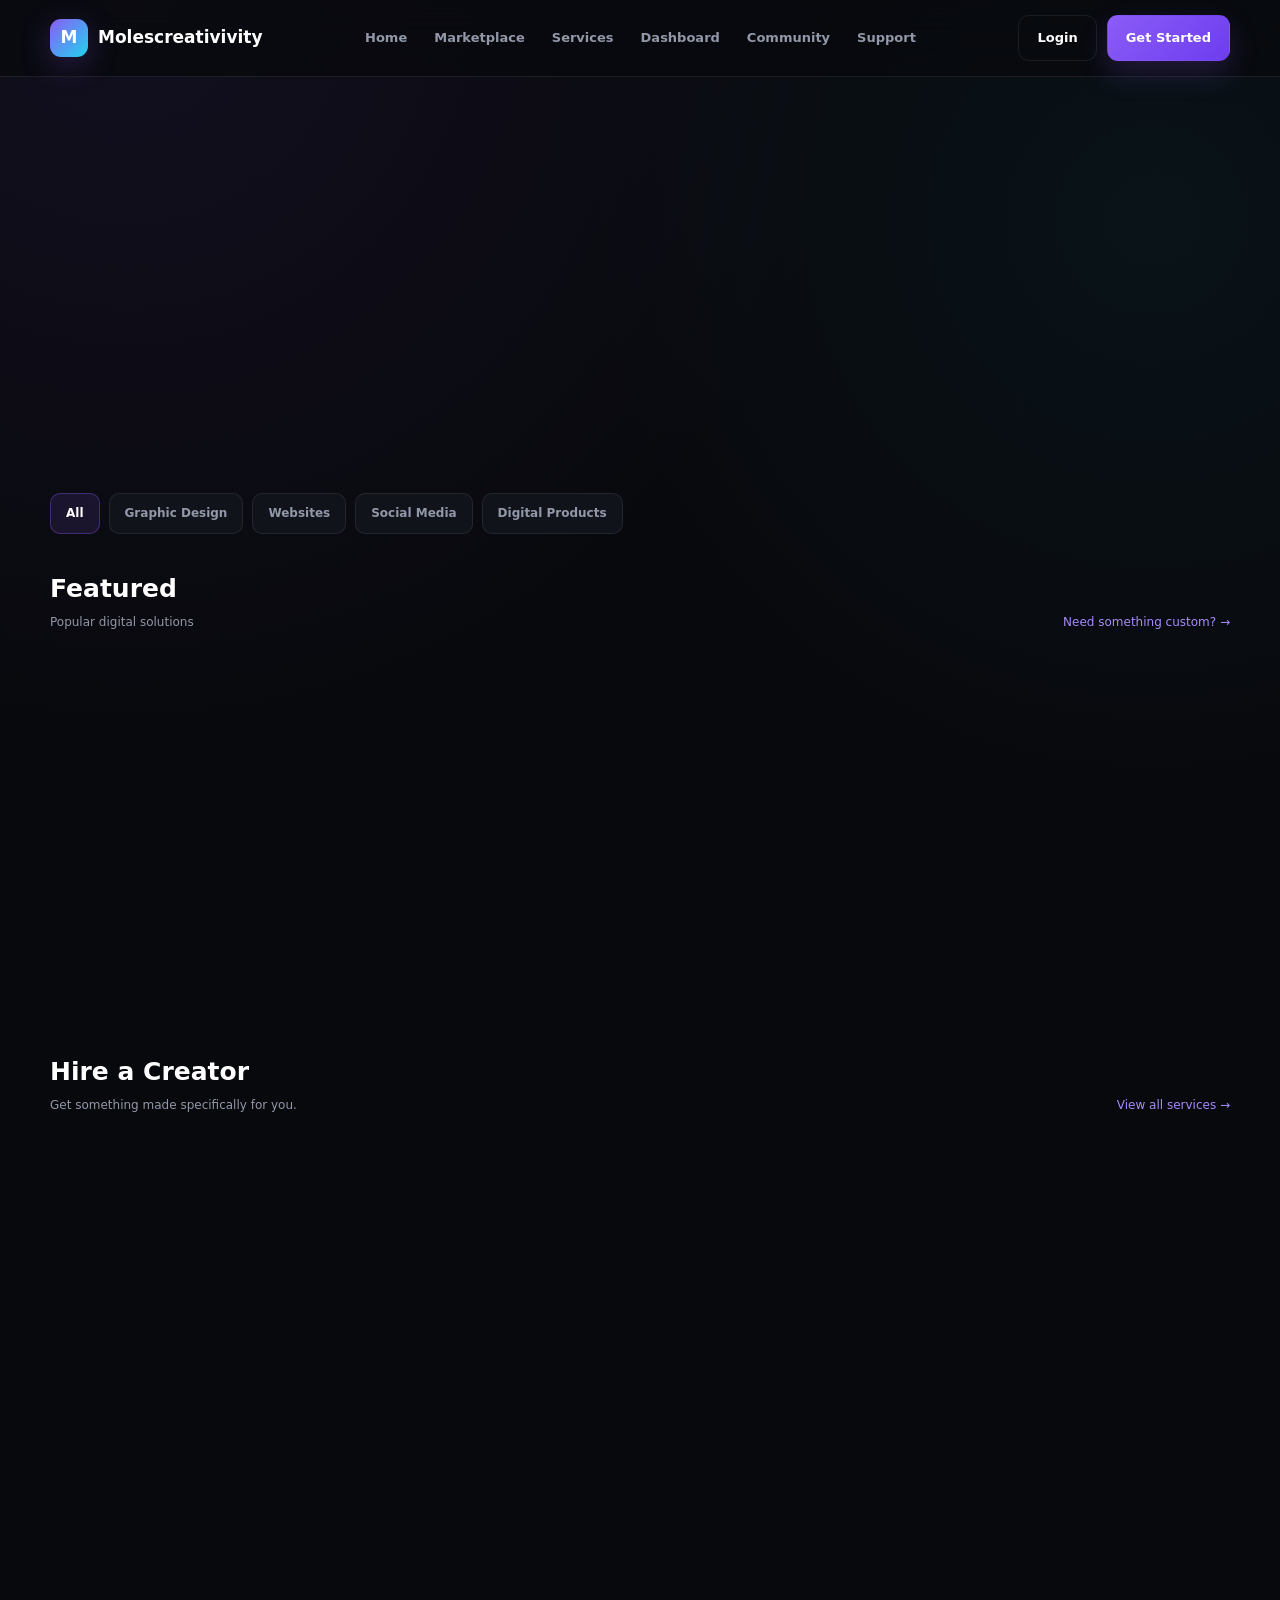
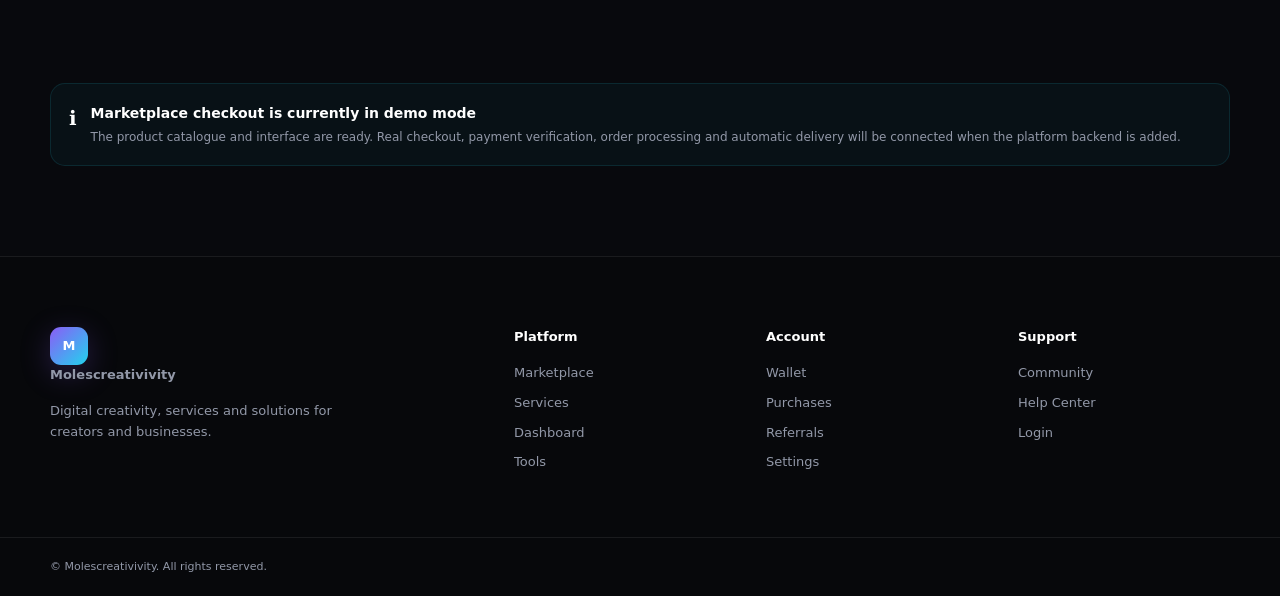
<file: marketplace.html>
<!DOCTYPE html>
<html lang="en">
<head>
    <meta charset="UTF-8">
    <meta name="viewport" content="width=device-width, initial-scale=1.0">

    <meta
        name="description"
        content="Molescreativivity Marketplace — discover digital products, creative services and digital solutions."
    >

    <title>Marketplace | Molescreativivity</title>

    <link rel="stylesheet" href="css/style.css">

    <style>
        .marketplace-page {
            padding: 60px 0 90px;
        }

        .marketplace-hero {
            text-align: center;
            max-width: 800px;
            margin: 0 auto 45px;
        }

        .marketplace-hero h1 {
            font-size: clamp(38px, 6vw, 60px);
            line-height: 1.05;
            letter-spacing: -2px;
            margin: 18px 0;
        }

        .marketplace-hero h1 span {
            color: var(--primary-light);
        }

        .marketplace-hero p {
            color: var(--muted);
            font-size: 16px;
        }

        .marketplace-search {
            max-width: 700px;
            margin: 28px auto 0;
            position: relative;
        }

        .marketplace-search input {
            width: 100%;
            padding: 17px 20px 17px 50px;
            border-radius: 15px;
            border: 1px solid var(--border);
            background: var(--card);
            color: white;
            outline: none;
        }

        .marketplace-search input:focus {
            border-color: var(--primary);
        }

        .search-icon {
            position: absolute;
            left: 18px;
            top: 50%;
            transform: translateY(-50%);
            color: var(--muted);
        }

        .category-bar {
            display: flex;
            gap: 9px;
            flex-wrap: wrap;
            margin-bottom: 35px;
        }

        .category-btn {
            padding: 10px 15px;
            border-radius: 10px;
            border: 1px solid var(--border);
            background: var(--card);
            color: var(--muted);
            cursor: pointer;
            font-size: 12px;
            font-weight: 700;
            transition: .2s ease;
        }

        .category-btn:hover,
        .category-btn.active {
            background: rgba(139,92,246,.12);
            border-color: rgba(139,92,246,.35);
            color: white;
        }

        .marketplace-section {
            margin-bottom: 55px;
        }

        .marketplace-section-title {
            display: flex;
            align-items: end;
            justify-content: space-between;
            gap: 20px;
            margin-bottom: 20px;
        }

        .marketplace-section-title h2 {
            font-size: 25px;
        }

        .marketplace-section-title p {
            color: var(--muted);
            font-size: 12px;
            margin-top: 4px;
        }

        .marketplace-section-title a {
            color: var(--primary-light);
            text-decoration: none;
            font-size: 12px;
        }

        .product-grid {
            display: grid;
            grid-template-columns: repeat(4, 1fr);
            gap: 16px;
        }

        .product-card {
            overflow: hidden;
            background: var(--card);
            border: 1px solid var(--border);
            border-radius: 18px;
            transition: .25s ease;
        }

        .product-card:hover {
            transform: translateY(-5px);
            border-color: rgba(139,92,246,.3);
            background: var(--card-hover);
        }

        .product-image {
            height: 150px;
            display: grid;
            place-items: center;
            font-size: 42px;
            background:
                radial-gradient(
                    circle at center,
                    rgba(139,92,246,.18),
                    rgba(139,92,246,.03) 65%
                );
            border-bottom: 1px solid var(--border);
        }

        .product-content {
            padding: 18px;
        }

        .product-category {
            color: var(--primary-light);
            font-size: 10px;
            font-weight: 800;
            text-transform: uppercase;
            letter-spacing: .06em;
        }

        .product-content h3 {
            margin: 7px 0;
            font-size: 16px;
        }

        .product-content p {
            color: var(--muted);
            font-size: 12px;
            min-height: 38px;
        }

        .product-bottom {
            display: flex;
            align-items: center;
            justify-content: space-between;
            gap: 10px;
            margin-top: 16px;
        }

        .product-price {
            font-weight: 800;
            font-size: 16px;
        }

        .product-btn {
            border: 1px solid var(--border);
            background: rgba(139,92,246,.1);
            color: white;
            padding: 9px 11px;
            border-radius: 9px;
            cursor: pointer;
            font-size: 11px;
            font-weight: 700;
        }

        .product-btn:hover {
            background: var(--primary);
        }

        .service-market-grid {
            display: grid;
            grid-template-columns: repeat(3, 1fr);
            gap: 16px;
        }

        .service-market-card {
            padding: 25px;
            background: var(--card);
            border: 1px solid var(--border);
            border-radius: 18px;
        }

        .service-market-card .icon {
            font-size: 28px;
            margin-bottom: 15px;
        }

        .service-market-card h3 {
            margin-bottom: 8px;
        }

        .service-market-card p {
            color: var(--muted);
            font-size: 13px;
            margin-bottom: 18px;
        }

        .coming-soon {
            padding: 30px;
            border-radius: 20px;
            border: 1px dashed rgba(255,255,255,.13);
            text-align: center;
            background: rgba(255,255,255,.015);
        }

        .coming-soon h3 {
            margin-bottom: 7px;
        }

        .coming-soon p {
            color: var(--muted);
            font-size: 13px;
        }

        @media (max-width: 950px) {
            .product-grid {
                grid-template-columns: repeat(2, 1fr);
            }

            .service-market-grid {
                grid-template-columns: 1fr 1fr;
            }
        }

        @media (max-width: 600px) {
            .marketplace-page {
                padding-top: 40px;
            }

            .product-grid,
            .service-market-grid {
                grid-template-columns: 1fr;
            }

            .marketplace-section-title {
                align-items: flex-start;
                flex-direction: column;
            }

            .product-image {
                height: 170px;
            }
        }
    </style>
</head>

<body>

<header class="header">

    <div class="container nav-container">

        <a href="index.html" class="logo">
            <span class="logo-mark">M</span>
            <span>Molescreativivity</span>
        </a>

        <nav class="nav" id="mainNav">

            <a href="index.html">Home</a>
            <a href="marketplace.html">Marketplace</a>
            <a href="services.html">Services</a>
            <a href="dashboard.html">Dashboard</a>
            <a href="community.html">Community</a>
            <a href="support.html">Support</a>

        </nav>

        <div class="nav-actions">

            <a
                href="login.html"
                class="btn btn-outline"
            >
                Login
            </a>

            <a
                href="register.html"
                class="btn btn-primary"
            >
                Get Started
            </a>

        </div>

        <button
            class="menu-toggle"
            onclick="toggleMenu()"
        >
            ☰
        </button>

    </div>

</header>


<main class="marketplace-page">

    <div class="container">

        <!-- HERO -->

        <section class="marketplace-hero reveal">

            <span class="eyebrow">
                DIGITAL MARKETPLACE
            </span>

            <h1>
                Discover things that
                <span>help you create.</span>
            </h1>

            <p>
                Explore creative services, digital products,
                resources and solutions from Molescreativivity.
            </p>

            <div class="marketplace-search">

                <span class="search-icon">
                    🔎
                </span>

                <input
                    id="marketplaceSearch"
                    type="search"
                    placeholder="Search the marketplace..."
                >

            </div>

        </section>


        <!-- CATEGORIES -->

        <div class="category-bar">

            <button
                class="category-btn active"
                onclick="filterProducts('all', this)"
            >
                All
            </button>

            <button
                class="category-btn"
                onclick="filterProducts('design', this)"
            >
                Graphic Design
            </button>

            <button
                class="category-btn"
                onclick="filterProducts('website', this)"
            >
                Websites
            </button>

            <button
                class="category-btn"
                onclick="filterProducts('social', this)"
            >
                Social Media
            </button>

            <button
                class="category-btn"
                onclick="filterProducts('digital', this)"
            >
                Digital Products
            </button>

        </div>


        <!-- FEATURED PRODUCTS -->

        <section class="marketplace-section">

            <div class="marketplace-section-title">

                <div>

                    <h2>
                        Featured
                    </h2>

                    <p>
                        Popular digital solutions
                    </p>

                </div>

                <a href="services.html">
                    Need something custom? →
                </a>

            </div>


            <div class="product-grid" id="productGrid">


                <!-- PRODUCT 1 -->

                <article
                    class="product-card reveal"
                    data-category="design"
                >

                    <div class="product-image">
                        🎨
                    </div>

                    <div class="product-content">

                        <span class="product-category">
                            Graphic Design
                        </span>

                        <h3>
                            Professional Flyer
                        </h3>

                        <p>
                            A clean promotional flyer
                            for your business or event.
                        </p>

                        <div class="product-bottom">

                            <span class="product-price">
                                ₦2,500
                            </span>

                            <button
                                class="product-btn"
                                onclick="showPurchaseDemo('Professional Flyer')"
                            >
                                View
                            </button>

                        </div>

                    </div>

                </article>


                <!-- PRODUCT 2 -->

                <article
                    class="product-card reveal"
                    data-category="website"
                >

                    <div class="product-image">
                        🌐
                    </div>

                    <div class="product-content">

                        <span class="product-category">
                            Website
                        </span>

                        <h3>
                            Starter Website
                        </h3>

                        <p>
                            A modern responsive website
                            for a small business or creator.
                        </p>

                        <div class="product-bottom">

                            <span class="product-price">
                                ₦30,000
                            </span>

                            <button
                                class="product-btn"
                                onclick="showPurchaseDemo('Starter Website')"
                            >
                                View
                            </button>

                        </div>

                    </div>

                </article>


                <!-- PRODUCT 3 -->

                <article
                    class="product-card reveal"
                    data-category="social"
                >

                    <div class="product-image">
                        📱
                    </div>

                    <div class="product-content">

                        <span class="product-category">
                            Social Media
                        </span>

                        <h3>
                            Social Media Pack
                        </h3>

                        <p>
                            Promotional designs prepared
                            for your social platforms.
                        </p>

                        <div class="product-bottom">

                            <span class="product-price">
                                ₦7,500
                            </span>

                            <button
                                class="product-btn"
                                onclick="showPurchaseDemo('Social Media Pack')"
                            >
                                View
                            </button>

                        </div>

                    </div>

                </article>


                <!-- PRODUCT 4 -->

                <article
                    class="product-card reveal"
                    data-category="digital"
                >

                    <div class="product-image">
                        🧰
                    </div>

                    <div class="product-content">

                        <span class="product-category">
                            Digital Product
                        </span>

                        <h3>
                            Creator Resource Pack
                        </h3>

                        <p>
                            Useful resources for creators
                            building their online presence.
                        </p>

                        <div class="product-bottom">

                            <span class="product-price">
                                ₦5,000
                            </span>

                            <button
                                class="product-btn"
                                onclick="showPurchaseDemo('Creator Resource Pack')"
                            >
                                View
                            </button>

                        </div>

                    </div>

                </article>


            </div>

        </section>


        <!-- SERVICES -->

        <section class="marketplace-section">

            <div class="marketplace-section-title">

                <div>

                    <h2>
                        Hire a Creator
                    </h2>

                    <p>
                        Get something made specifically for you.
                    </p>

                </div>

                <a href="services.html">
                    View all services →
                </a>

            </div>


            <div class="service-market-grid">

                <div class="service-market-card reveal">

                    <div class="icon">
                        🎨
                    </div>

                    <h3>
                        Graphic Design
                    </h3>

                    <p>
                        Flyers, social media graphics,
                        promotional designs and more.
                    </p>

                    <a
                        href="services.html"
                        class="btn btn-outline"
                    >
                        Get Started
                    </a>

                </div>


                <div class="service-market-card reveal">

                    <div class="icon">
                        💻
                    </div>

                    <h3>
                        Website Creation
                    </h3>

                    <p>
                        Professional websites designed
                        around your brand and goals.
                    </p>

                    <a
                        href="services.html"
                        class="btn btn-outline"
                    >
                        Get Started
                    </a>

                </div>


                <div class="service-market-card reveal">

                    <div class="icon">
                        🚀
                    </div>

                    <h3>
                        Digital Solutions
                    </h3>

                    <p>
                        Custom digital solutions for
                        creators and growing businesses.
                    </p>

                    <a
                        href="services.html"
                        class="btn btn-outline"
                    >
                        Get Started
                    </a>

                </div>

            </div>

        </section>


        <!-- COMING SOON -->

        <section class="marketplace-section">

            <div class="coming-soon reveal">

                <div style="font-size:32px; margin-bottom:10px;">
                    🚀
                </div>

                <h3>
                    More digital products are coming.
                </h3>

                <p>
                    Templates, resources, creator tools
                    and more will be added to the marketplace.
                </p>

            </div>

        </section>


        <!-- NOTICE -->

        <div class="platform-notice">

            <div class="notice-icon">
                ℹ️
            </div>

            <div>

                <h3>
                    Marketplace checkout is currently in demo mode
                </h3>

                <p>
                    The product catalogue and interface are ready.
                    Real checkout, payment verification, order
                    processing and automatic delivery will be
                    connected when the platform backend is added.
                </p>

            </div>

        </div>

    </div>

</main>


<footer class="footer">

    <div class="container footer-grid">

        <div>

            <a href="index.html" class="logo">

                <span class="logo-mark">
                    M
                </span>

                <span>
                    Molescreativivity
                </span>

            </a>

            <p>
                Digital creativity, services and solutions
                for creators and businesses.
            </p>

        </div>


        <div>

            <h4>
                Platform
            </h4>

            <a href="marketplace.html">
                Marketplace
            </a>

            <a href="services.html">
                Services
            </a>

            <a href="dashboard.html">
                Dashboard
            </a>

            <a href="tools.html">
                Tools
            </a>

        </div>


        <div>

            <h4>
                Account
            </h4>

            <a href="wallet.html">
                Wallet
            </a>

            <a href="purchases.html">
                Purchases
            </a>

            <a href="referrals.html">
                Referrals
            </a>

            <a href="settings.html">
                Settings
            </a>

        </div>


        <div>

            <h4>
                Support
            </h4>

            <a href="community.html">
                Community
            </a>

            <a href="support.html">
                Help Center
            </a>

            <a href="login.html">
                Login
            </a>

        </div>

    </div>


    <div class="footer-bottom">

        <div class="container">

            <p>
                ©
                <span class="current-year"></span>
                Molescreativivity.
                All rights reserved.
            </p>

        </div>

    </div>

</footer>


<script src="js/script.js"></script>


<script>

/* =========================================================
   MARKETPLACE SEARCH
========================================================= */

const searchInput =
    document.getElementById("marketplaceSearch");

const productCards =
    document.querySelectorAll(".product-card");


if (searchInput) {

    searchInput.addEventListener(
        "input",
        function () {

            const search =
                this.value
                    .toLowerCase()
                    .trim();

            productCards.forEach(function (card) {

                const text =
                    card.textContent
                        .toLowerCase();

                if (text.includes(search)) {

                    card.style.display = "";

                } else {

                    card.style.display = "none";

                }

            });

        }
    );

}


/* =========================================================
   CATEGORY FILTER
========================================================= */

function filterProducts(category, button) {

    document
        .querySelectorAll(".category-btn")
        .forEach(function (btn) {

            btn.classList.remove("active");

        });


    button.classList.add("active");


    productCards.forEach(function (card) {

        if (
            category === "all" ||
            card.dataset.category === category
        ) {

            card.style.display = "";

        } else {

            card.style.display = "none";

        }

    });

}

</script>

</body>
</html>
</file>
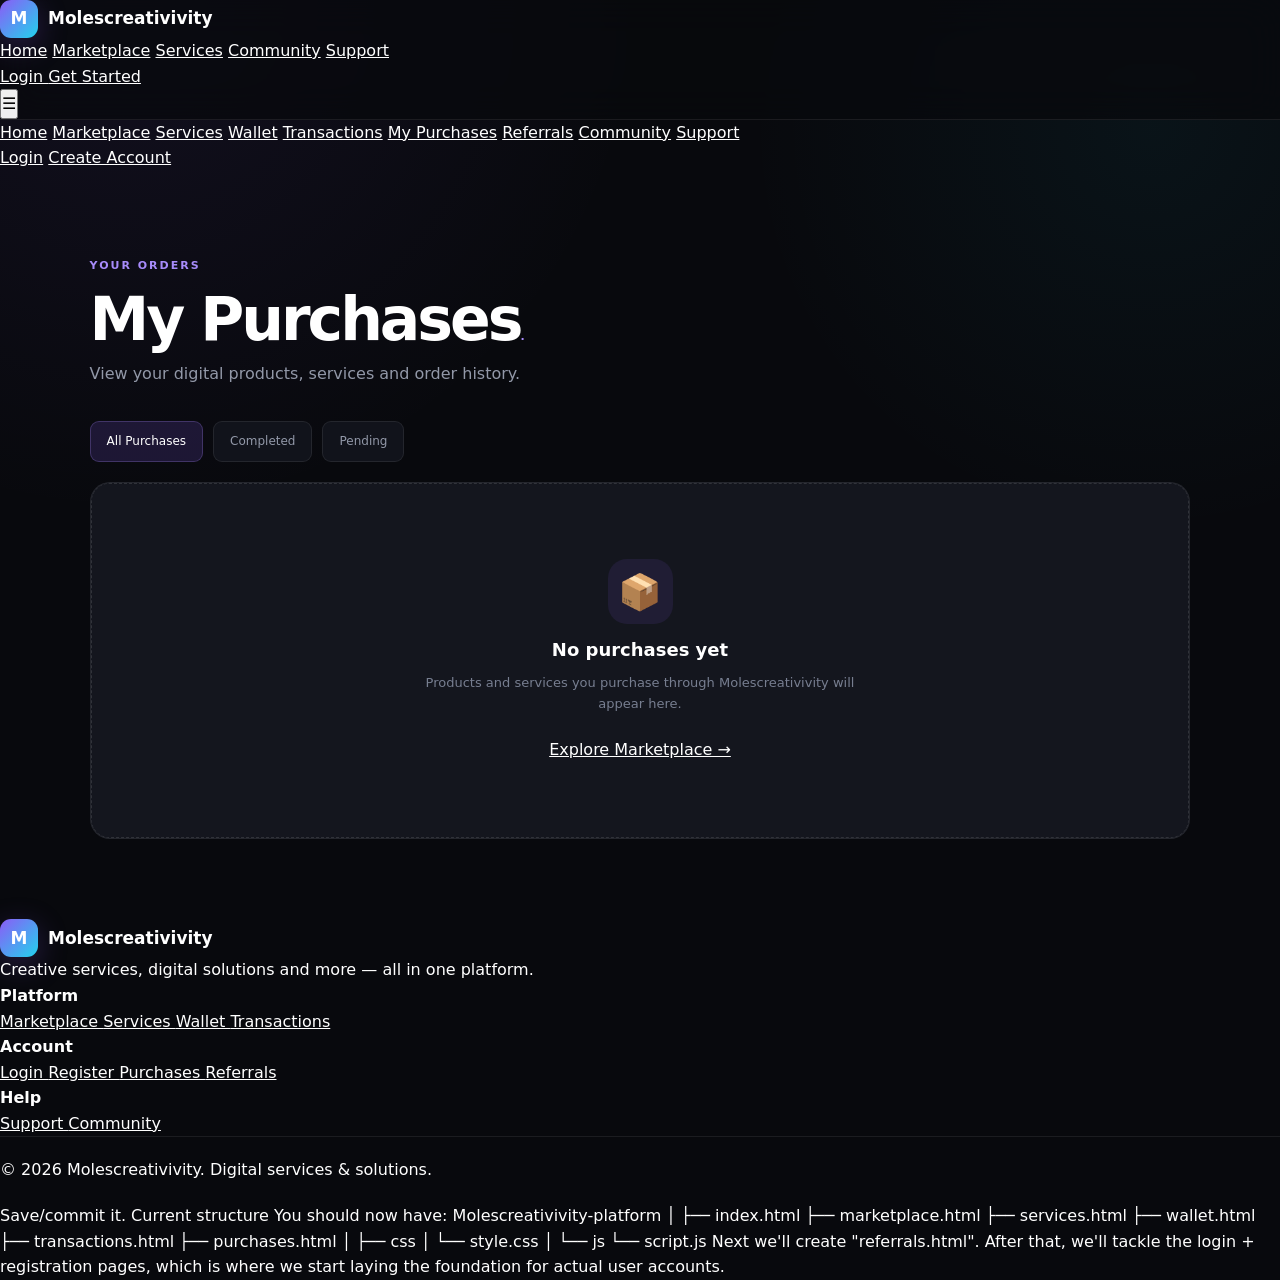
<file: purchases.html>
<!DOCTYPE html>
<html lang="en">

<head>

    <meta charset="UTF-8">

    <meta name="viewport" content="width=device-width, initial-scale=1.0">

    <title>My Purchases — Molescreativivity</title>

    <link rel="stylesheet" href="css/style.css">

    <style>

        .dashboard-page {
            padding: 80px 7%;
            min-height: 70vh;
        }

        .dashboard-heading {
            margin-bottom: 35px;
        }

        .dashboard-heading span {
            color: #a78bfa;
            font-size: 11px;
            letter-spacing: 2px;
            font-weight: 800;
        }

        .dashboard-heading h1 {
            font-size: clamp(38px, 5vw, 60px);
            line-height: 1;
            letter-spacing: -3px;
            margin-top: 12px;
        }

        .dashboard-heading p {
            color: #9298a8;
            margin-top: 12px;
        }

        .purchase-tabs {
            display: flex;
            gap: 10px;
            margin-bottom: 20px;
            flex-wrap: wrap;
        }

        .purchase-tab {
            padding: 10px 16px;
            border-radius: 9px;
            border: 1px solid rgba(255,255,255,0.08);
            background: #11131b;
            color: #9298a8;
            font-size: 12px;
        }

        .purchase-tab.active {
            color: white;
            background: rgba(139,92,246,0.16);
            border-color: rgba(167,139,250,0.25);
        }

        .purchases-box {
            border: 1px solid rgba(255,255,255,0.08);
            border-radius: 20px;
            background: #11131b;
            overflow: hidden;
        }

        .purchase-item {
            display: flex;
            align-items: center;
            justify-content: space-between;
            gap: 20px;
            padding: 23px;
            border-bottom: 1px solid rgba(255,255,255,0.06);
        }

        .purchase-item:last-child {
            border-bottom: 0;
        }

        .purchase-info {
            display: flex;
            align-items: center;
            gap: 15px;
        }

        .purchase-icon {
            width: 48px;
            height: 48px;
            display: flex;
            align-items: center;
            justify-content: center;
            border-radius: 14px;
            background: rgba(139,92,246,0.12);
            font-size: 21px;
        }

        .purchase-info h3 {
            font-size: 14px;
        }

        .purchase-info p {
            color: #777e90;
            font-size: 11px;
            margin-top: 4px;
        }

        .purchase-status {
            text-align: right;
        }

        .purchase-status strong {
            display: block;
            font-size: 13px;
        }

        .purchase-status span {
            display: inline-block;
            margin-top: 5px;
            padding: 5px 9px;
            border-radius: 20px;
            background: rgba(255,255,255,0.05);
            color: #9298a8;
            font-size: 9px;
        }

        .empty-state {
            text-align: center;
            padding: 75px 20px;
        }

        .empty-icon {
            width: 65px;
            height: 65px;
            margin: 0 auto 18px;
            display: flex;
            align-items: center;
            justify-content: center;
            border-radius: 19px;
            background: rgba(139,92,246,0.1);
            font-size: 27px;
        }

        .empty-state h3 {
            font-size: 18px;
        }

        .empty-state p {
            max-width: 430px;
            margin: 8px auto 22px;
            color: #777e90;
            font-size: 13px;
        }

        @media (max-width: 650px) {

            .dashboard-page {
                padding: 65px 5%;
            }

            .purchase-item {
                align-items: flex-start;
                flex-direction: column;
            }

            .purchase-status {
                text-align: left;
                padding-left: 63px;
            }

        }

    </style>

</head>


<body>


<header class="header">

    <a href="index.html" class="logo">

        <span class="logo-mark">M</span>

        <span>Molescreativivity</span>

    </a>


    <nav class="desktop-nav">

        <a href="index.html">Home</a>

        <a href="marketplace.html">Marketplace</a>

        <a href="services.html">Services</a>

        <a href="community.html">Community</a>

        <a href="support.html">Support</a>

    </nav>


    <div class="header-actions">

        <a href="login.html" class="login-btn">
            Login
        </a>

        <a href="register.html" class="signup-btn">
            Get Started
        </a>

    </div>


    <button class="menu-btn" onclick="toggleMenu()">
        ☰
    </button>

</header>



<div class="mobile-menu" id="mobileMenu">

    <a href="index.html">Home</a>

    <a href="marketplace.html">Marketplace</a>

    <a href="services.html">Services</a>

    <a href="wallet.html">Wallet</a>

    <a href="transactions.html">Transactions</a>

    <a href="purchases.html">My Purchases</a>

    <a href="referrals.html">Referrals</a>

    <a href="community.html">Community</a>

    <a href="support.html">Support</a>


    <div class="mobile-auth">

        <a href="login.html">Login</a>

        <a href="register.html">
            Create Account
        </a>

    </div>

</div>



<main>

<section class="dashboard-page">


    <div class="dashboard-heading">

        <span>YOUR ORDERS</span>

        <h1>
            My Purchases<span style="color:#a78bfa;">.</span>
        </h1>

        <p>
            View your digital products, services and order history.
        </p>

    </div>



    <div class="purchase-tabs">

        <div class="purchase-tab active">
            All Purchases
        </div>

        <div class="purchase-tab">
            Completed
        </div>

        <div class="purchase-tab">
            Pending
        </div>

    </div>



    <div class="purchases-box">


        <div class="empty-state">

            <div class="empty-icon">
                📦
            </div>

            <h3>
                No purchases yet
            </h3>

            <p>
                Products and services you purchase through
                Molescreativivity will appear here.
            </p>

            <a href="marketplace.html" class="primary-btn">
                Explore Marketplace →
            </a>

        </div>


    </div>


</section>

</main>



<footer>

    <div class="footer-main">


        <div class="footer-brand">

            <a href="index.html" class="logo">

                <span class="logo-mark">
                    M
                </span>

                <span>
                    Molescreativivity
                </span>

            </a>


            <p>
                Creative services, digital solutions and more —
                all in one platform.
            </p>

        </div>



        <div class="footer-column">

            <h4>Platform</h4>

            <a href="marketplace.html">
                Marketplace
            </a>

            <a href="services.html">
                Services
            </a>

            <a href="wallet.html">
                Wallet
            </a>

            <a href="transactions.html">
                Transactions
            </a>

        </div>



        <div class="footer-column">

            <h4>Account</h4>

            <a href="login.html">
                Login
            </a>

            <a href="register.html">
                Register
            </a>

            <a href="purchases.html">
                Purchases
            </a>

            <a href="referrals.html">
                Referrals
            </a>

        </div>



        <div class="footer-column">

            <h4>Help</h4>

            <a href="support.html">
                Support
            </a>

            <a href="community.html">
                Community
            </a>

        </div>


    </div>



    <div class="footer-bottom">

        <span>
            © 2026 Molescreativivity.
        </span>

        <span>
            Digital services & solutions.
        </span>

    </div>

</footer>



<script src="js/script.js"></script>

</body>

</html>

Save/commit it.

Current structure

You should now have:

Molescreativivity-platform
│
├── index.html
├── marketplace.html
├── services.html
├── wallet.html
├── transactions.html
├── purchases.html
│
├── css
│   └── style.css
│
└── js
    └── script.js

Next we'll create "referrals.html". After that, we'll tackle the login + registration pages, which is where we start laying the foundation for actual user accounts.
</file>
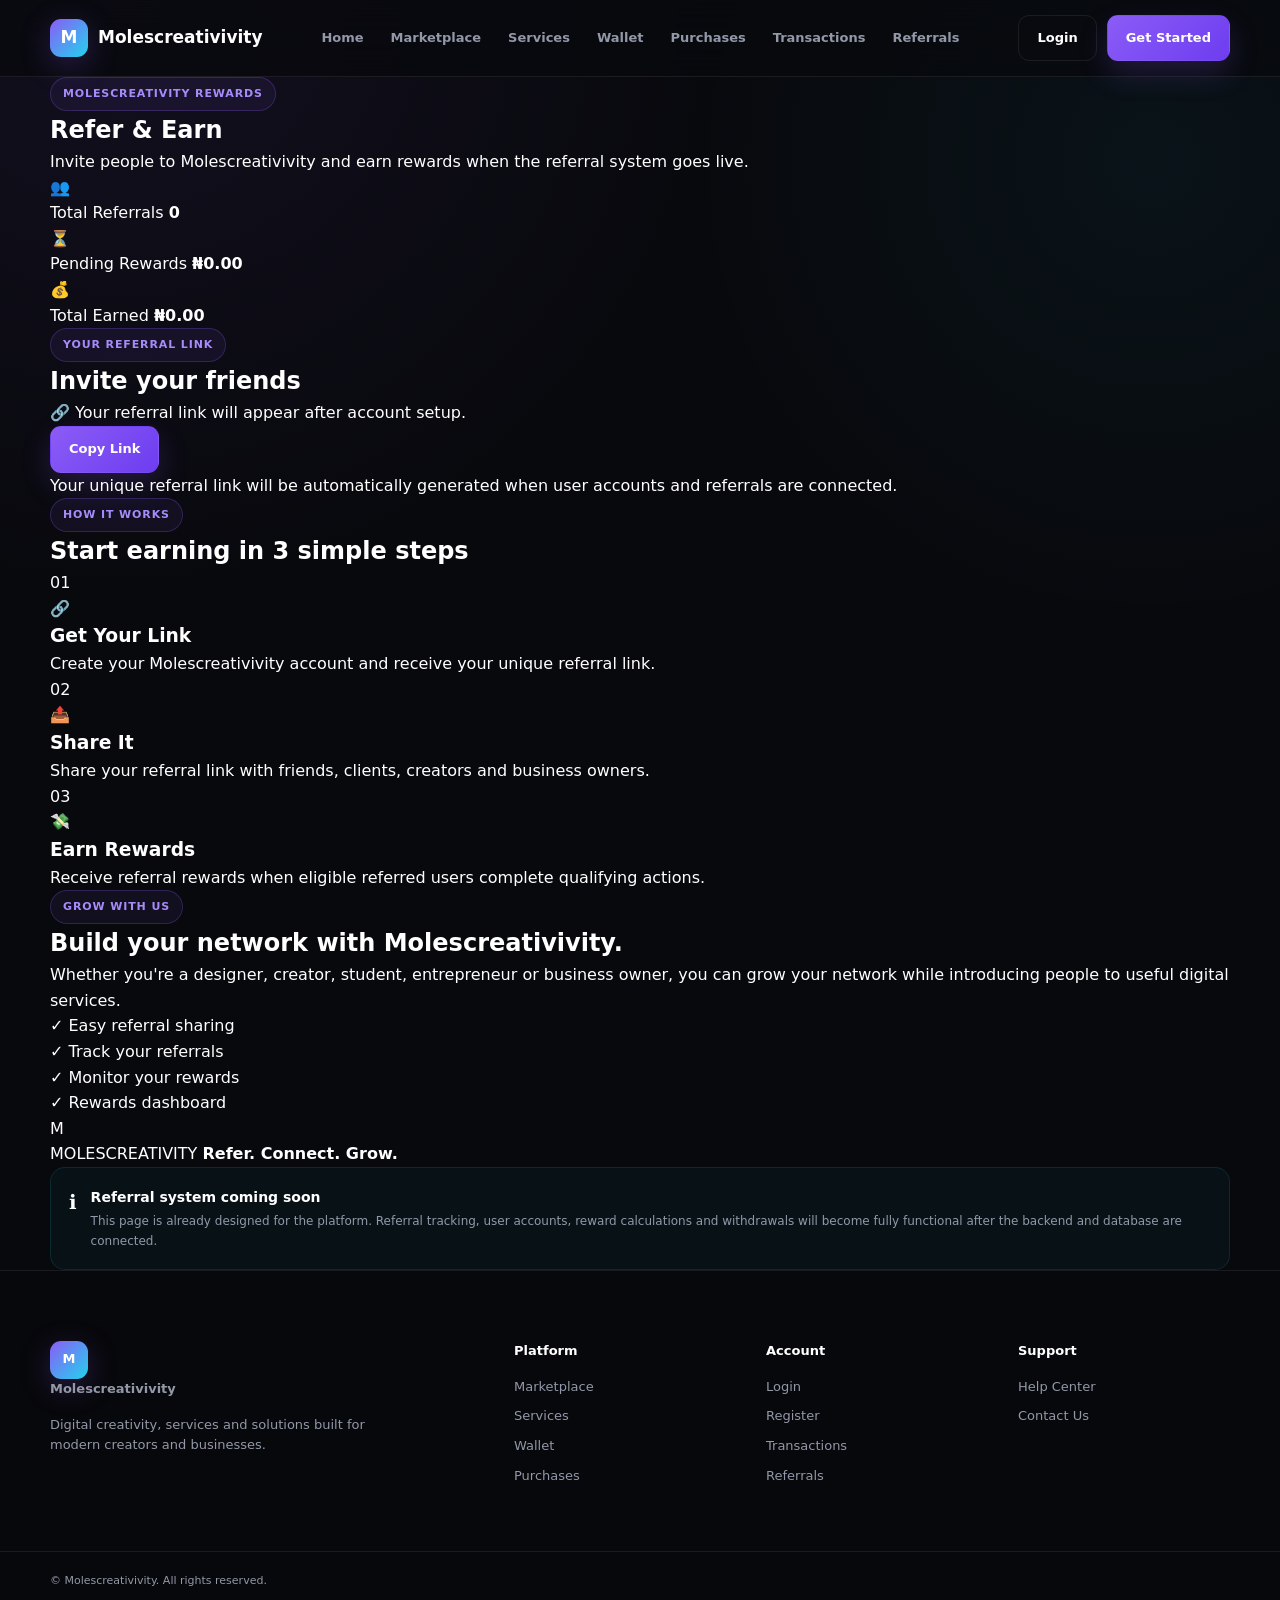
<file: referrals.html>
<!DOCTYPE html>
<html lang="en">
<head>
    <meta charset="UTF-8">
    <meta name="viewport" content="width=device-width, initial-scale=1.0">

    <title>Refer & Earn | Molescreativivity</title>

    <link rel="stylesheet" href="css/style.css">
</head>

<body>

<!-- ================= HEADER ================= -->

<header class="header">

    <div class="container nav-container">

        <a href="index.html" class="logo">
            <span class="logo-mark">M</span>
            <span>Molescreativivity</span>
        </a>

        <nav class="nav" id="mainNav">

            <a href="index.html">Home</a>
            <a href="marketplace.html">Marketplace</a>
            <a href="services.html">Services</a>
            <a href="wallet.html">Wallet</a>
            <a href="purchases.html">Purchases</a>
            <a href="transactions.html">Transactions</a>
            <a href="referrals.html" class="active">Referrals</a>

        </nav>

        <div class="nav-actions">

            <a href="login.html" class="btn btn-outline">
                Login
            </a>

            <a href="register.html" class="btn btn-primary">
                Get Started
            </a>

        </div>

        <button class="menu-toggle" onclick="toggleMenu()">
            ☰
        </button>

    </div>

</header>


<!-- ================= MAIN ================= -->

<main class="page-content">

    <div class="container">

        <!-- Page Heading -->

        <section class="page-heading">

            <span class="eyebrow">
                MOLESCREATIVITY REWARDS
            </span>

            <h1>
                Refer & <span>Earn</span>
            </h1>

            <p>
                Invite people to Molescreativivity and earn rewards
                when the referral system goes live.
            </p>

        </section>


        <!-- ================= STATS ================= -->

        <section class="referral-stats">

            <div class="referral-card">

                <div class="referral-icon">
                    👥
                </div>

                <div>
                    <span>Total Referrals</span>
                    <strong>0</strong>
                </div>

            </div>


            <div class="referral-card">

                <div class="referral-icon">
                    ⏳
                </div>

                <div>
                    <span>Pending Rewards</span>
                    <strong>₦0.00</strong>
                </div>

            </div>


            <div class="referral-card">

                <div class="referral-icon">
                    💰
                </div>

                <div>
                    <span>Total Earned</span>
                    <strong>₦0.00</strong>
                </div>

            </div>

        </section>


        <!-- ================= REFERRAL LINK ================= -->

        <section class="referral-panel">

            <div class="panel-heading">

                <div>

                    <span class="eyebrow">
                        YOUR REFERRAL LINK
                    </span>

                    <h2>
                        Invite your friends
                    </h2>

                </div>

            </div>


            <div class="referral-link-box">

                <div class="link-placeholder">

                    <span class="link-icon">
                        🔗
                    </span>

                    <span>
                        Your referral link will appear after account setup.
                    </span>

                </div>

                <button class="btn btn-primary" disabled>
                    Copy Link
                </button>

            </div>

            <p class="panel-note">
                Your unique referral link will be automatically
                generated when user accounts and referrals are connected.
            </p>

        </section>


        <!-- ================= HOW IT WORKS ================= -->

        <section class="how-referrals">

            <div class="section-title">

                <span class="eyebrow">
                    HOW IT WORKS
                </span>

                <h2>
                    Start earning in 3 simple steps
                </h2>

            </div>


            <div class="steps-grid">

                <div class="step-card">

                    <div class="step-number">
                        01
                    </div>

                    <div class="step-icon">
                        🔗
                    </div>

                    <h3>
                        Get Your Link
                    </h3>

                    <p>
                        Create your Molescreativivity account and
                        receive your unique referral link.
                    </p>

                </div>


                <div class="step-card">

                    <div class="step-number">
                        02
                    </div>

                    <div class="step-icon">
                        📤
                    </div>

                    <h3>
                        Share It
                    </h3>

                    <p>
                        Share your referral link with friends,
                        clients, creators and business owners.
                    </p>

                </div>


                <div class="step-card">

                    <div class="step-number">
                        03
                    </div>

                    <div class="step-icon">
                        💸
                    </div>

                    <h3>
                        Earn Rewards
                    </h3>

                    <p>
                        Receive referral rewards when eligible
                        referred users complete qualifying actions.
                    </p>

                </div>

            </div>

        </section>


        <!-- ================= WHY REFER ================= -->

        <section class="referral-benefits">

            <div class="benefit-content">

                <span class="eyebrow">
                    GROW WITH US
                </span>

                <h2>
                    Build your network with Molescreativivity.
                </h2>

                <p>
                    Whether you're a designer, creator, student,
                    entrepreneur or business owner, you can grow
                    your network while introducing people to useful
                    digital services.
                </p>

                <div class="benefit-list">

                    <div>
                        <span>✓</span>
                        Easy referral sharing
                    </div>

                    <div>
                        <span>✓</span>
                        Track your referrals
                    </div>

                    <div>
                        <span>✓</span>
                        Monitor your rewards
                    </div>

                    <div>
                        <span>✓</span>
                        Rewards dashboard
                    </div>

                </div>

            </div>


            <div class="benefit-visual">

                <div class="earn-box">

                    <div class="earn-circle">
                        M
                    </div>

                    <span>
                        MOLESCREATIVITY
                    </span>

                    <strong>
                        Refer. Connect. Grow.
                    </strong>

                </div>

            </div>

        </section>


        <!-- ================= NOTICE ================= -->

        <section class="platform-notice">

            <div class="notice-icon">
                ℹ️
            </div>

            <div>

                <h3>
                    Referral system coming soon
                </h3>

                <p>
                    This page is already designed for the platform.
                    Referral tracking, user accounts, reward calculations
                    and withdrawals will become fully functional after
                    the backend and database are connected.
                </p>

            </div>

        </section>

    </div>

</main>


<!-- ================= FOOTER ================= -->

<footer class="footer">

    <div class="container footer-grid">

        <div>

            <a href="index.html" class="logo">
                <span class="logo-mark">M</span>
                <span>Molescreativivity</span>
            </a>

            <p>
                Digital creativity, services and solutions
                built for modern creators and businesses.
            </p>

        </div>


        <div>

            <h4>Platform</h4>

            <a href="marketplace.html">Marketplace</a>
            <a href="services.html">Services</a>
            <a href="wallet.html">Wallet</a>
            <a href="purchases.html">Purchases</a>

        </div>


        <div>

            <h4>Account</h4>

            <a href="login.html">Login</a>
            <a href="register.html">Register</a>
            <a href="transactions.html">Transactions</a>
            <a href="referrals.html">Referrals</a>

        </div>


        <div>

            <h4>Support</h4>

            <a href="support.html">Help Center</a>
            <a href="services.html">Contact Us</a>

        </div>

    </div>


    <div class="footer-bottom">

        <div class="container">

            <p>
                © <span class="current-year"></span>
                Molescreativivity. All rights reserved.
            </p>

        </div>

    </div>

</footer>


<script src="js/script.js"></script>

</body>
</html>
</file>
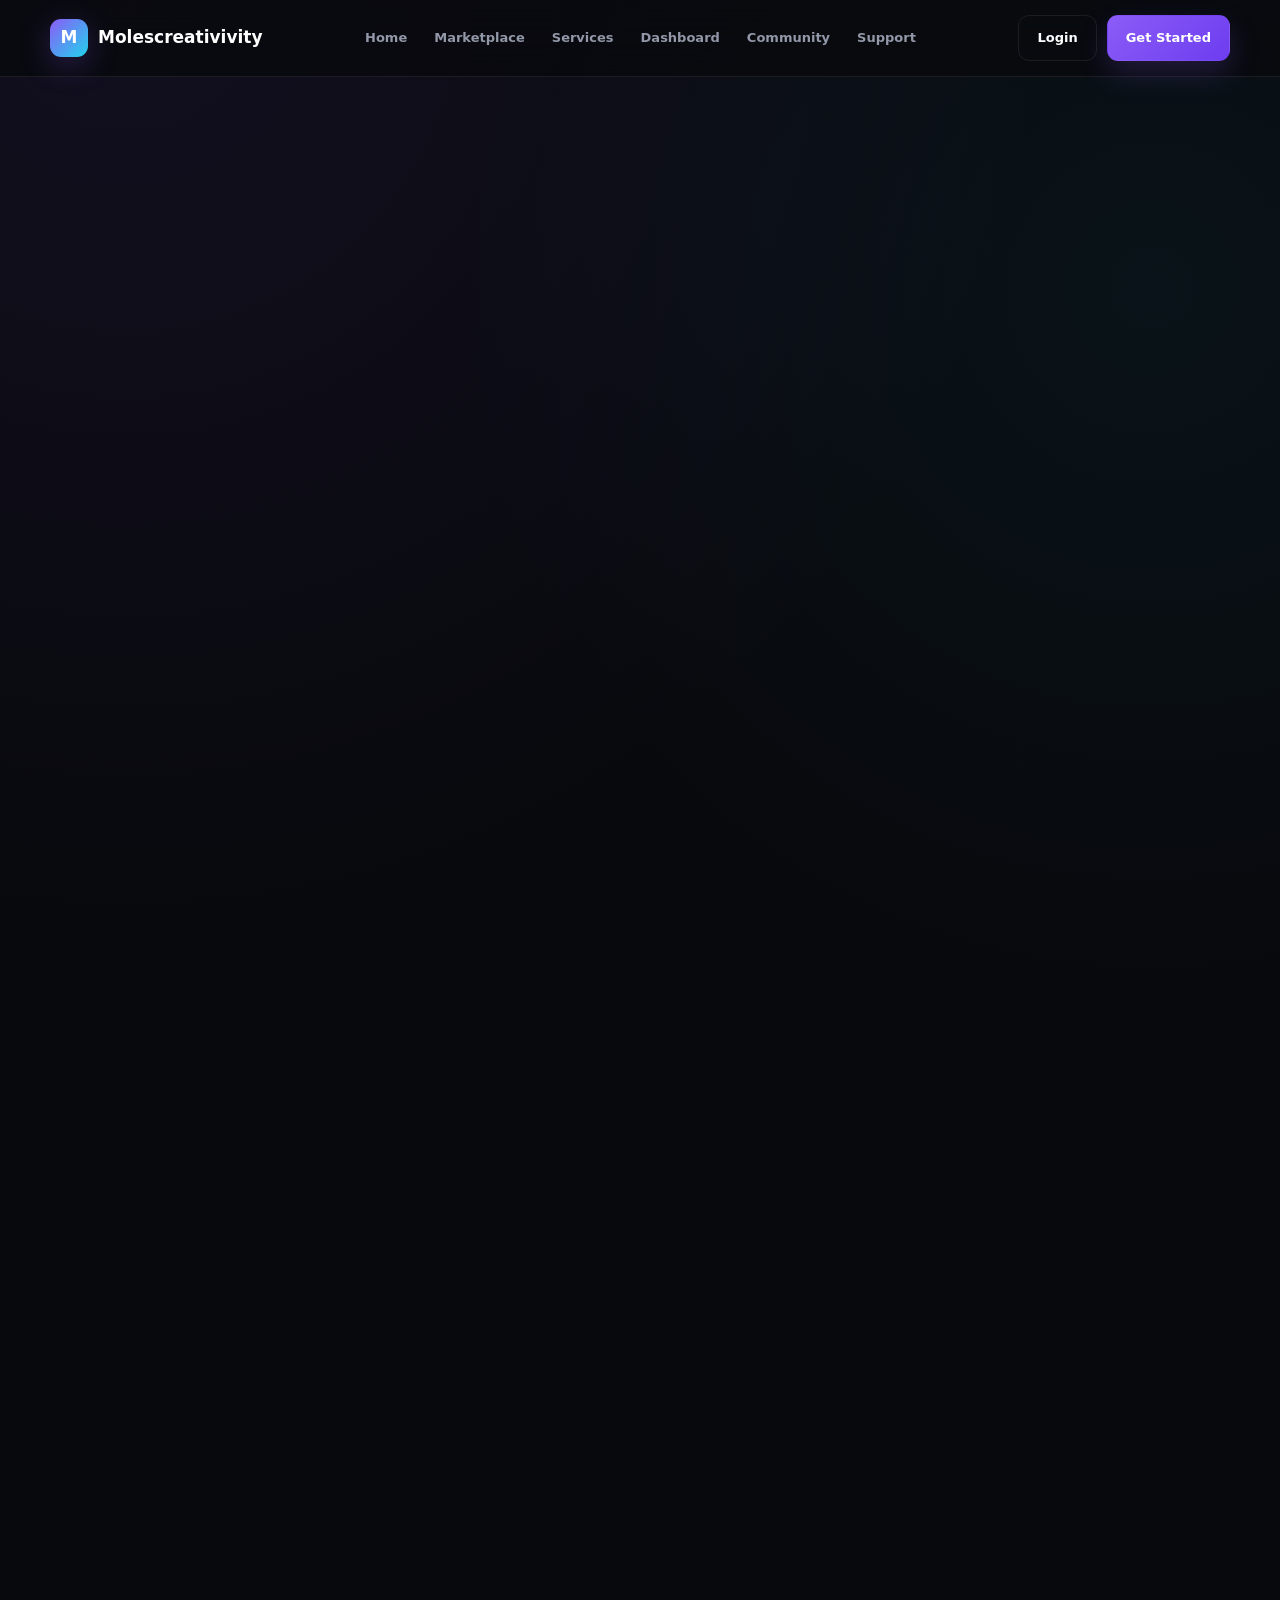
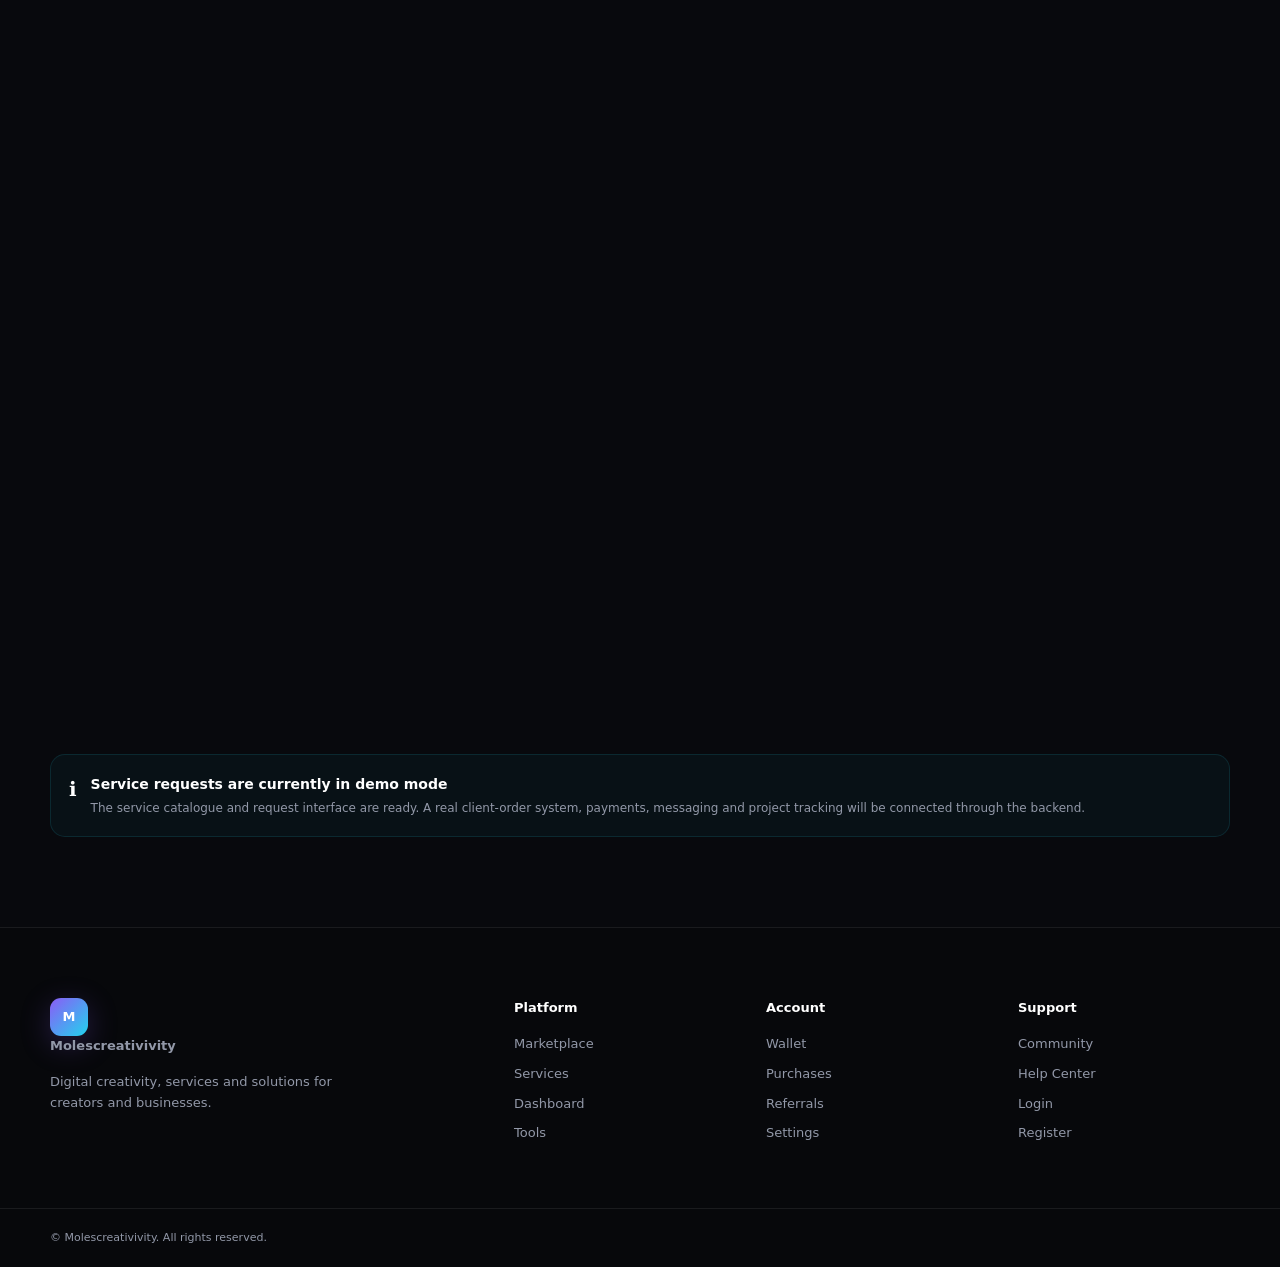
<file: services.html>
<!DOCTYPE html>
<html lang="en">
<head>
    <meta charset="UTF-8">
    <meta name="viewport" content="width=device-width, initial-scale=1.0">

    <meta
        name="description"
        content="Molescreativivity digital services — graphic design, websites, branding and digital solutions."
    >

    <title>Services | Molescreativivity</title>

    <link rel="stylesheet" href="css/style.css">

    <style>
        .services-page {
            padding: 65px 0 90px;
        }

        .services-hero {
            max-width: 800px;
            margin: 0 auto 55px;
            text-align: center;
        }

        .services-hero h1 {
            margin: 18px 0;
            font-size: clamp(40px, 6vw, 62px);
            line-height: 1.05;
            letter-spacing: -2px;
        }

        .services-hero h1 span {
            color: var(--primary-light);
        }

        .services-hero p {
            color: var(--muted);
            font-size: 16px;
        }

        .services-list {
            display: grid;
            gap: 20px;
        }

        .big-service {
            display: grid;
            grid-template-columns: 90px 1fr auto;
            gap: 25px;
            align-items: center;

            padding: 30px;

            background: var(--card);
            border: 1px solid var(--border);
            border-radius: 22px;

            transition: .25s ease;
        }

        .big-service:hover {
            background: var(--card-hover);
            border-color: rgba(139,92,246,.3);
            transform: translateY(-3px);
        }

        .big-service-icon {
            width: 75px;
            height: 75px;

            display: grid;
            place-items: center;

            border-radius: 20px;

            font-size: 34px;

            background: rgba(139,92,246,.1);
            border: 1px solid rgba(139,92,246,.18);
        }

        .big-service h2 {
            font-size: 23px;
            margin-bottom: 7px;
        }

        .big-service p {
            color: var(--muted);
            font-size: 13px;
            max-width: 650px;
        }

        .service-tags {
            display: flex;
            flex-wrap: wrap;
            gap: 7px;
            margin-top: 13px;
        }

        .service-tags span {
            padding: 5px 9px;
            border-radius: 7px;
            background: rgba(255,255,255,.04);
            border: 1px solid var(--border);
            color: var(--muted);
            font-size: 10px;
        }

        .custom-box {
            margin-top: 60px;
            padding: 45px 30px;
            text-align: center;

            border-radius: 24px;

            background:
                linear-gradient(
                    135deg,
                    rgba(139,92,246,.12),
                    rgba(34,211,238,.04)
                );

            border: 1px solid rgba(139,92,246,.2);
        }

        .custom-box h2 {
            font-size: 32px;
            margin-bottom: 10px;
        }

        .custom-box p {
            max-width: 620px;
            margin: auto;
            color: var(--muted);
            font-size: 14px;
        }

        .custom-box .btn {
            margin-top: 23px;
        }

        .process-section {
            margin-top: 80px;
        }

        .process-grid {
            display: grid;
            grid-template-columns: repeat(3,1fr);
            gap: 18px;
        }

        .process-card {
            position: relative;
            padding: 27px;
            background: var(--card);
            border: 1px solid var(--border);
            border-radius: 18px;
        }

        .process-number {
            width: 38px;
            height: 38px;

            display: grid;
            place-items: center;

            border-radius: 10px;

            background: rgba(139,92,246,.12);
            color: var(--primary-light);

            font-weight: 800;
            font-size: 13px;

            margin-bottom: 18px;
        }

        .process-card h3 {
            margin-bottom: 8px;
        }

        .process-card p {
            color: var(--muted);
            font-size: 13px;
        }

        @media (max-width: 800px) {

            .big-service {
                grid-template-columns: 65px 1fr;
            }

            .big-service .btn {
                grid-column: 2;
                width: fit-content;
            }

            .process-grid {
                grid-template-columns: 1fr;
            }
        }

        @media (max-width: 550px) {

            .big-service {
                grid-template-columns: 1fr;
            }

            .big-service .btn {
                grid-column: auto;
                width: 100%;
            }

            .big-service-icon {
                width: 62px;
                height: 62px;
                font-size: 28px;
            }
        }
    </style>
</head>

<body>


<!-- =====================================================
     HEADER
===================================================== -->

<header class="header">

    <div class="container nav-container">

        <a href="index.html" class="logo">
            <span class="logo-mark">M</span>
            <span>Molescreativivity</span>
        </a>

        <nav class="nav" id="mainNav">

            <a href="index.html">Home</a>

            <a href="marketplace.html">
                Marketplace
            </a>

            <a href="services.html">
                Services
            </a>

            <a href="dashboard.html">
                Dashboard
            </a>

            <a href="community.html">
                Community
            </a>

            <a href="support.html">
                Support
            </a>

        </nav>

        <div class="nav-actions">

            <a
                href="login.html"
                class="btn btn-outline"
            >
                Login
            </a>

            <a
                href="register.html"
                class="btn btn-primary"
            >
                Get Started
            </a>

        </div>

        <button
            class="menu-toggle"
            onclick="toggleMenu()"
        >
            ☰
        </button>

    </div>

</header>


<!-- =====================================================
     MAIN
===================================================== -->

<main class="services-page">

    <div class="container">


        <!-- HERO -->

        <section class="services-hero reveal">

            <span class="eyebrow">
                MOLESCREATIVITY SERVICES
            </span>

            <h1>
                Let's build something
                <span>great.</span>
            </h1>

            <p>
                Professional digital services for businesses,
                creators, brands and individuals who want to
                build a stronger online presence.
            </p>

        </section>


        <!-- SERVICES -->

        <section class="services-list">


            <!-- GRAPHIC DESIGN -->

            <article class="big-service reveal">

                <div class="big-service-icon">
                    🎨
                </div>

                <div>

                    <h2>
                        Graphic Design
                    </h2>

                    <p>
                        Turn your ideas into clean,
                        professional visuals that grab
                        attention and communicate your message.
                    </p>

                    <div class="service-tags">

                        <span>
                            Flyers
                        </span>

                        <span>
                            Posters
                        </span>

                        <span>
                            Social Media
                        </span>

                        <span>
                            Promotions
                        </span>

                        <span>
                            Event Designs
                        </span>

                    </div>

                </div>

                <a
                    href="support.html"
                    class="btn btn-primary"
                >
                    Request Design
                </a>

            </article>


            <!-- WEBSITE -->

            <article class="big-service reveal">

                <div class="big-service-icon">
                    🌐
                </div>

                <div>

                    <h2>
                        Website Creation
                    </h2>

                    <p>
                        Modern responsive websites designed
                        to give your business or personal brand
                        a professional presence online.
                    </p>

                    <div class="service-tags">

                        <span>
                            Business Websites
                        </span>

                        <span>
                            Portfolio
                        </span>

                        <span>
                            Landing Pages
                        </span>

                        <span>
                            Online Stores
                        </span>

                        <span>
                            Custom Websites
                        </span>

                    </div>

                </div>

                <a
                    href="support.html"
                    class="btn btn-primary"
                >
                    Request Website
                </a>

            </article>


            <!-- SOCIAL MEDIA -->

            <article class="big-service reveal">

                <div class="big-service-icon">
                    📱
                </div>

                <div>

                    <h2>
                        Social Media Design
                    </h2>

                    <p>
                        Create a consistent and attractive
                        visual presence across your social
                        media platforms.
                    </p>

                    <div class="service-tags">

                        <span>
                            Instagram
                        </span>

                        <span>
                            TikTok
                        </span>

                        <span>
                            Facebook
                        </span>

                        <span>
                            X
                        </span>

                        <span>
                            Promotional Posts
                        </span>

                    </div>

                </div>

                <a
                    href="support.html"
                    class="btn btn-primary"
                >
                    Get Started
                </a>

            </article>


            <!-- BRANDING -->

            <article class="big-service reveal">

                <div class="big-service-icon">
                    ✨
                </div>

                <div>

                    <h2>
                        Brand Identity
                    </h2>

                    <p>
                        Build a recognizable visual identity
                        that makes your business look consistent
                        and professional.
                    </p>

                    <div class="service-tags">

                        <span>
                            Logos
                        </span>

                        <span>
                            Brand Colors
                        </span>

                        <span>
                            Typography
                        </span>

                        <span>
                            Brand Assets
                        </span>

                    </div>

                </div>

                <a
                    href="support.html"
                    class="btn btn-primary"
                >
                    Start Branding
                </a>

            </article>


            <!-- DIGITAL SOLUTIONS -->

            <article class="big-service reveal">

                <div class="big-service-icon">
                    🚀
                </div>

                <div>

                    <h2>
                        Digital Solutions
                    </h2>

                    <p>
                        Need something outside the services
                        listed here? Tell us what you want to
                        build and we'll work from the idea.
                    </p>

                    <div class="service-tags">

                        <span>
                            Digital Projects
                        </span>

                        <span>
                            Online Solutions
                        </span>

                        <span>
                            Custom Requests
                        </span>

                    </div>

                </div>

                <a
                    href="support.html"
                    class="btn btn-primary"
                >
                    Discuss Project
                </a>

            </article>


        </section>


        <!-- CUSTOM REQUEST -->

        <section class="custom-box reveal">

            <span class="eyebrow">
                CUSTOM PROJECT?
            </span>

            <h2>
                Have an idea that isn't listed?
            </h2>

            <p>
                No problem. Send the details of what you want
                to create and we'll figure out the best digital
                solution for it.
            </p>

            <a
                href="support.html"
                class="btn btn-primary"
            >
                Tell Us About It →
            </a>

        </section>


        <!-- PROCESS -->

        <section class="process-section">

            <div class="section-heading center reveal">

                <span class="eyebrow">
                    HOW IT WORKS
                </span>

                <h2>
                    From idea to finished project.
                </h2>

                <p>
                    A simple process keeps every project clear
                    from the beginning.
                </p>

            </div>


            <div class="process-grid">


                <div class="process-card reveal">

                    <div class="process-number">
                        01
                    </div>

                    <h3>
                        Tell us what you need
                    </h3>

                    <p>
                        Share your idea, requirements,
                        references and project details.
                    </p>

                </div>


                <div class="process-card reveal">

                    <div class="process-number">
                        02
                    </div>

                    <h3>
                        We build it
                    </h3>

                    <p>
                        Your project is designed and developed
                        according to the agreed requirements.
                    </p>

                </div>


                <div class="process-card reveal">

                    <div class="process-number">
                        03
                    </div>

                    <h3>
                        You receive the result
                    </h3>

                    <p>
                        Review the finished work and receive
                        the final project or digital assets.
                    </p>

                </div>


            </div>

        </section>


        <!-- NOTICE -->

        <div
            class="platform-notice"
            style="margin-top:60px;"
        >

            <div class="notice-icon">
                ℹ️
            </div>

            <div>

                <h3>
                    Service requests are currently in demo mode
                </h3>

                <p>
                    The service catalogue and request interface
                    are ready. A real client-order system,
                    payments, messaging and project tracking
                    will be connected through the backend.
                </p>

            </div>

        </div>


    </div>

</main>


<!-- =====================================================
     FOOTER
===================================================== -->

<footer class="footer">

    <div class="container footer-grid">

        <div>

            <a href="index.html" class="logo">

                <span class="logo-mark">
                    M
                </span>

                <span>
                    Molescreativivity
                </span>

            </a>

            <p>
                Digital creativity, services and solutions
                for creators and businesses.
            </p>

        </div>


        <div>

            <h4>
                Platform
            </h4>

            <a href="marketplace.html">
                Marketplace
            </a>

            <a href="services.html">
                Services
            </a>

            <a href="dashboard.html">
                Dashboard
            </a>

            <a href="tools.html">
                Tools
            </a>

        </div>


        <div>

            <h4>
                Account
            </h4>

            <a href="wallet.html">
                Wallet
            </a>

            <a href="purchases.html">
                Purchases
            </a>

            <a href="referrals.html">
                Referrals
            </a>

            <a href="settings.html">
                Settings
            </a>

        </div>


        <div>

            <h4>
                Support
            </h4>

            <a href="community.html">
                Community
            </a>

            <a href="support.html">
                Help Center
            </a>

            <a href="login.html">
                Login
            </a>

            <a href="register.html">
                Register
            </a>

        </div>

    </div>


    <div class="footer-bottom">

        <div class="container">

            <p>
                ©
                <span class="current-year"></span>
                Molescreativivity.
                All rights reserved.
            </p>

        </div>

    </div>

</footer>


<script src="js/script.js"></script>

</body>
</html>
</file>
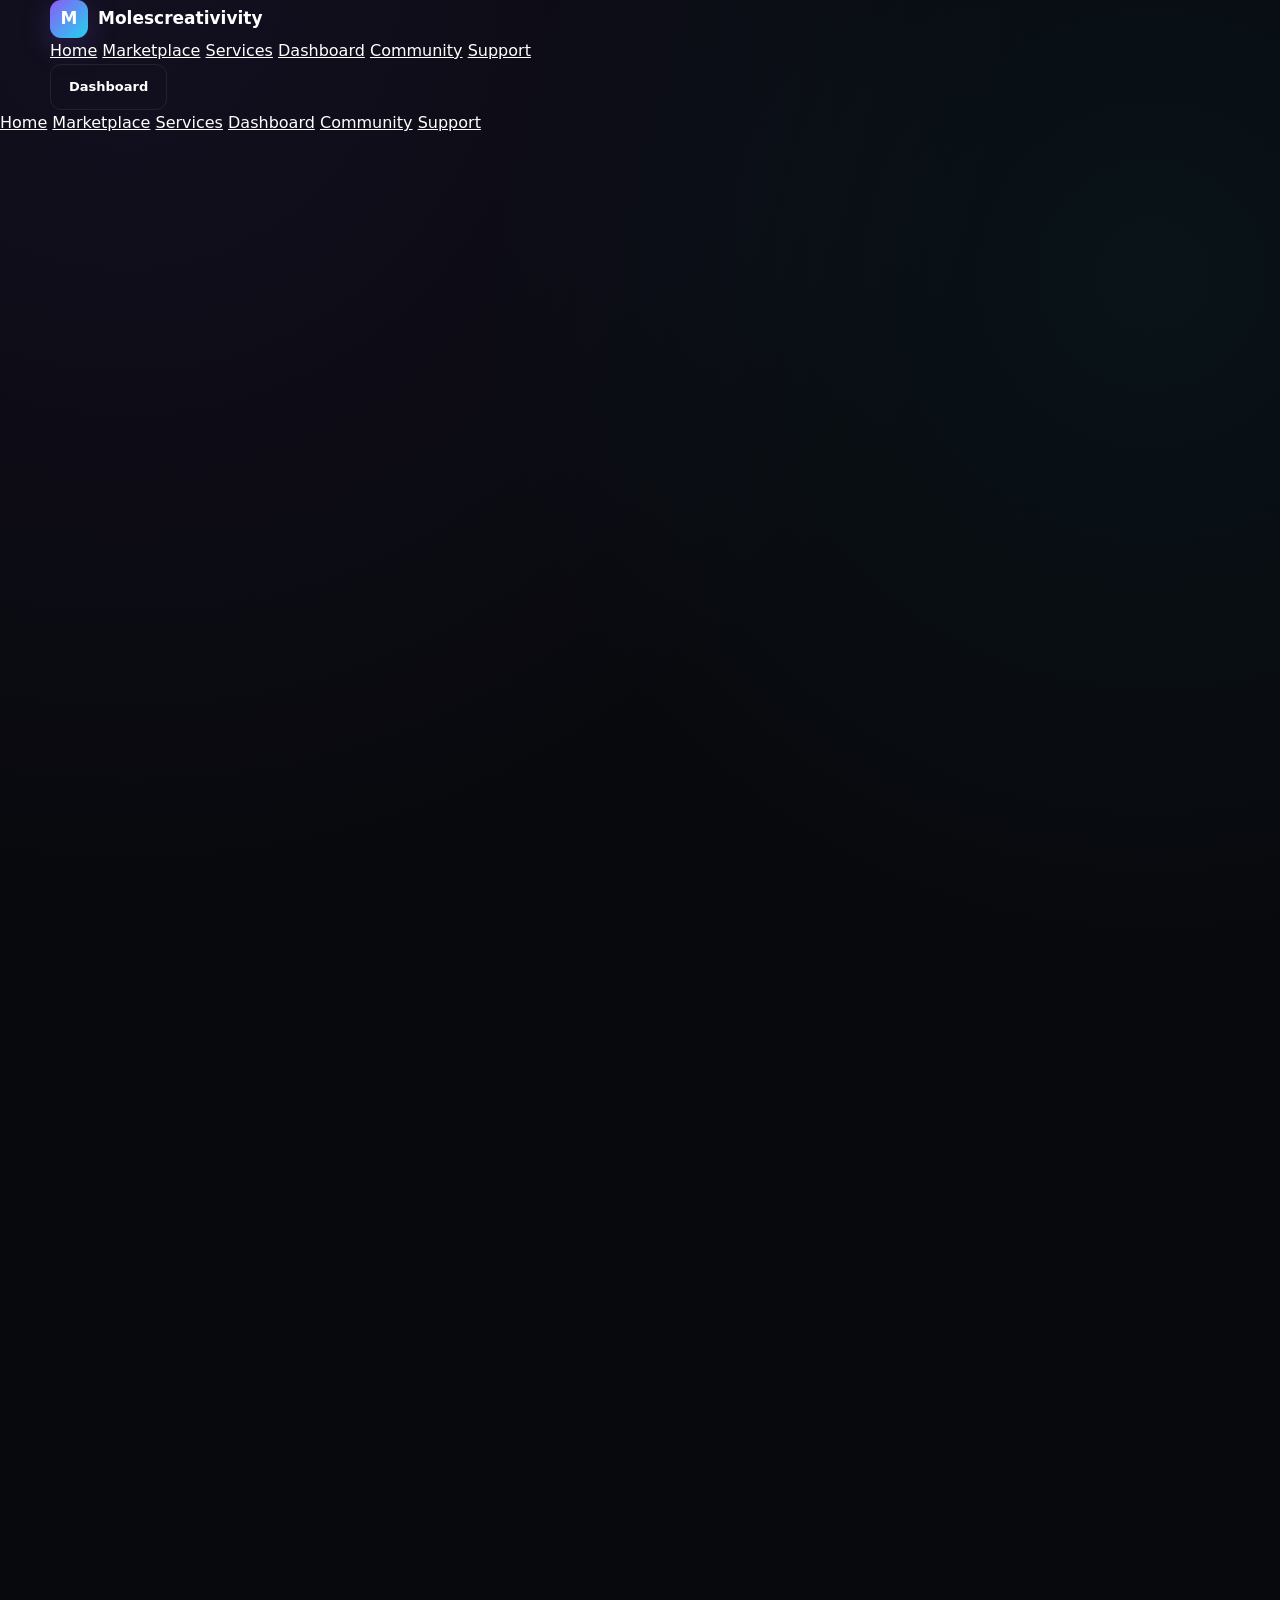
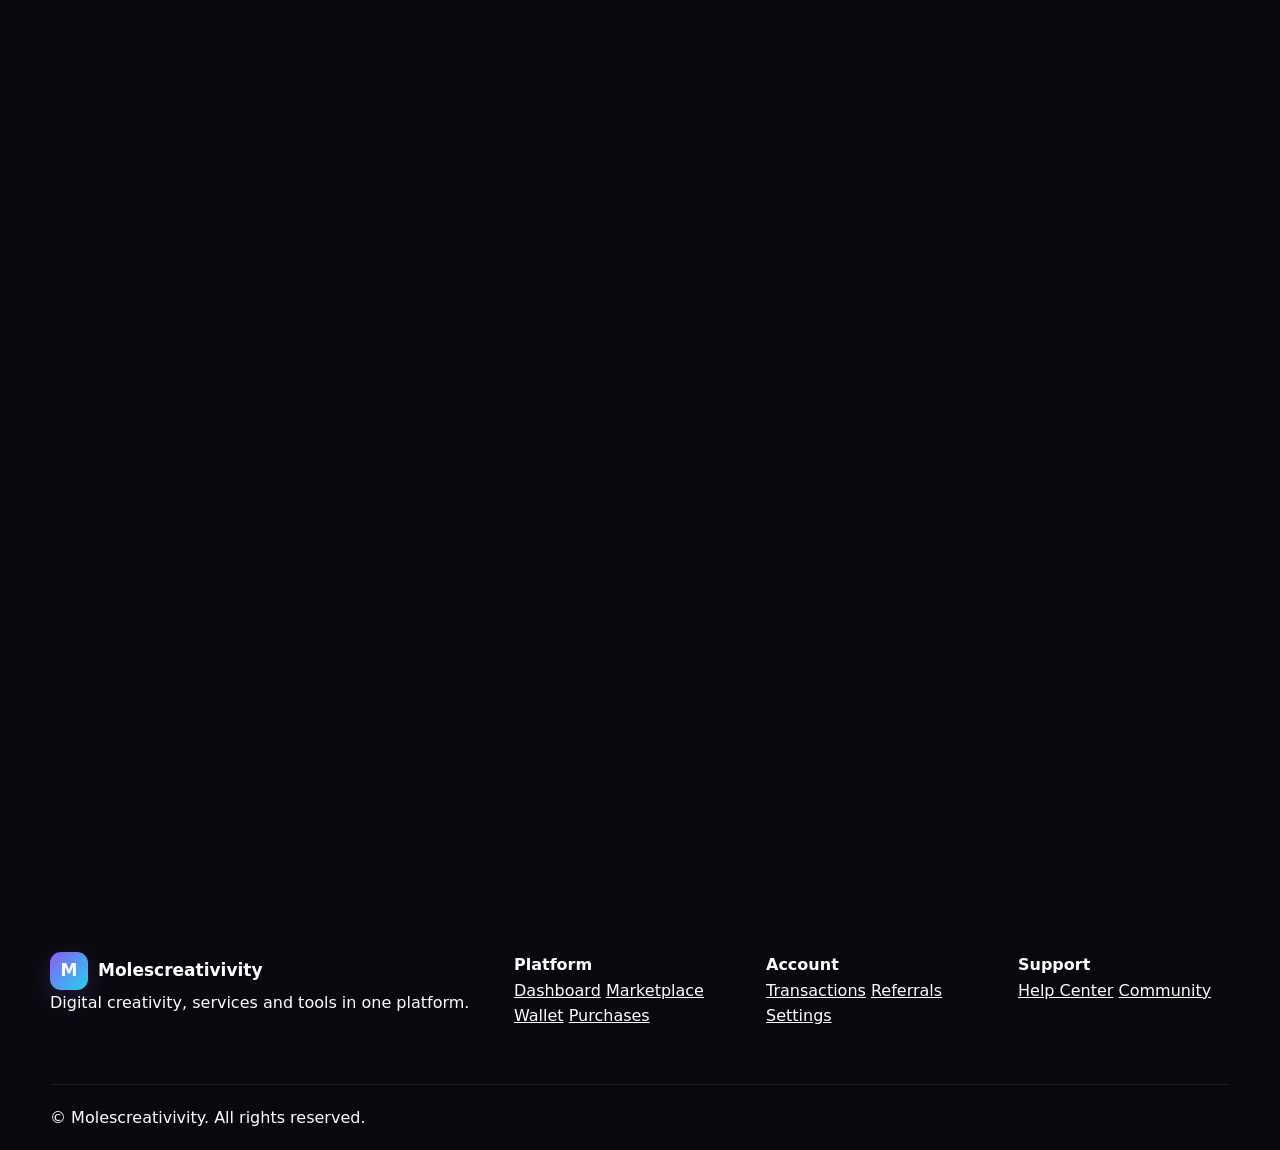
<file: settings.html>
<!DOCTYPE html>
<html lang="en">
<head>
  <meta charset="UTF-8">
  <meta name="viewport" content="width=device-width, initial-scale=1.0">
  <title>Settings — Molescreativivity</title>
  <meta name="description" content="Manage your Molescreativivity platform account settings.">
  <link rel="stylesheet" href="css/style.css">

  <style>
    .settings-page {
      padding: 130px 0 80px;
      min-height: 100vh;
    }

    .settings-layout {
      display: grid;
      grid-template-columns: 260px 1fr;
      gap: 24px;
      align-items: start;
    }

    .settings-sidebar,
    .settings-card {
      background: rgba(17, 19, 27, 0.85);
      border: 1px solid var(--border);
      border-radius: 22px;
      backdrop-filter: blur(18px);
    }

    .settings-sidebar {
      padding: 18px;
      position: sticky;
      top: 100px;
    }

    .settings-user {
      padding: 18px;
      text-align: center;
      border-bottom: 1px solid var(--border);
      margin-bottom: 12px;
    }

    .settings-avatar {
      width: 68px;
      height: 68px;
      margin: 0 auto 12px;
      border-radius: 50%;
      display: grid;
      place-items: center;
      background: linear-gradient(135deg, var(--primary), var(--accent));
      color: white;
      font-size: 25px;
      font-weight: 800;
    }

    .settings-user h3 {
      margin: 0 0 5px;
    }

    .settings-user p {
      margin: 0;
      color: var(--muted);
      font-size: 13px;
    }

    .settings-nav {
      display: grid;
      gap: 6px;
    }

    .settings-nav a {
      display: flex;
      align-items: center;
      gap: 10px;
      padding: 12px 14px;
      border-radius: 12px;
      color: var(--muted);
      text-decoration: none;
      transition: .25s;
    }

    .settings-nav a:hover,
    .settings-nav a.active {
      color: white;
      background: rgba(139, 92, 246, .14);
    }

    .settings-content {
      display: grid;
      gap: 22px;
    }

    .settings-card {
      padding: 28px;
    }

    .settings-card-header {
      margin-bottom: 24px;
    }

    .settings-card-header h2 {
      margin: 0 0 7px;
      font-size: 21px;
    }

    .settings-card-header p {
      margin: 0;
      color: var(--muted);
      font-size: 14px;
    }

    .form-grid {
      display: grid;
      grid-template-columns: repeat(2, 1fr);
      gap: 18px;
    }

    .form-group {
      display: grid;
      gap: 8px;
    }

    .form-group.full {
      grid-column: 1 / -1;
    }

    .form-group label {
      font-size: 13px;
      font-weight: 600;
      color: #d7d9e2;
    }

    .form-group input,
    .form-group select {
      width: 100%;
      box-sizing: border-box;
      padding: 13px 14px;
      border-radius: 12px;
      border: 1px solid var(--border);
      background: #0b0d13;
      color: white;
      outline: none;
      font-family: inherit;
    }

    .form-group input:focus,
    .form-group select:focus {
      border-color: var(--primary);
      box-shadow: 0 0 0 3px rgba(139, 92, 246, .1);
    }

    .setting-row {
      display: flex;
      justify-content: space-between;
      align-items: center;
      gap: 20px;
      padding: 17px 0;
      border-bottom: 1px solid var(--border);
    }

    .setting-row:last-child {
      border-bottom: 0;
    }

    .setting-info h4 {
      margin: 0 0 5px;
      font-size: 15px;
    }

    .setting-info p {
      margin: 0;
      color: var(--muted);
      font-size: 13px;
      line-height: 1.5;
    }

    .toggle {
      width: 48px;
      height: 27px;
      border-radius: 30px;
      background: #272a35;
      position: relative;
      cursor: pointer;
      flex-shrink: 0;
      transition: .25s;
    }

    .toggle::after {
      content: "";
      position: absolute;
      width: 21px;
      height: 21px;
      border-radius: 50%;
      background: white;
      left: 3px;
      top: 3px;
      transition: .25s;
    }

    .toggle.active {
      background: var(--primary);
    }

    .toggle.active::after {
      left: 24px;
    }

    .security-badge {
      display: inline-flex;
      padding: 6px 10px;
      border-radius: 30px;
      background: rgba(34, 211, 238, .1);
      color: var(--accent);
      font-size: 11px;
      font-weight: 700;
    }

    .danger-zone {
      border-color: rgba(239, 68, 68, .2);
    }

    .danger-zone h2 {
      color: #f87171;
    }

    .danger-btn {
      background: rgba(239, 68, 68, .1);
      color: #f87171;
      border: 1px solid rgba(239, 68, 68, .25);
      padding: 11px 16px;
      border-radius: 10px;
      cursor: pointer;
      font-weight: 700;
    }

    .save-bar {
      display: flex;
      justify-content: flex-end;
      gap: 12px;
      margin-top: 24px;
    }

    .save-btn {
      border: 0;
      cursor: pointer;
      padding: 13px 22px;
      border-radius: 12px;
      color: white;
      background: linear-gradient(135deg, var(--primary), #6d28d9);
      font-weight: 700;
    }

    .demo-note {
      margin-top: 18px;
      padding: 14px;
      border-radius: 12px;
      background: rgba(139, 92, 246, .08);
      border: 1px solid rgba(139, 92, 246, .15);
      color: var(--muted);
      font-size: 13px;
      line-height: 1.5;
    }

    @media (max-width: 800px) {
      .settings-page {
        padding-top: 110px;
      }

      .settings-layout {
        grid-template-columns: 1fr;
      }

      .settings-sidebar {
        position: static;
      }

      .settings-nav {
        grid-template-columns: repeat(2, 1fr);
      }

      .form-grid {
        grid-template-columns: 1fr;
      }

      .form-group.full {
        grid-column: auto;
      }
    }

    @media (max-width: 500px) {
      .settings-card {
        padding: 20px;
      }

      .settings-nav {
        grid-template-columns: 1fr;
      }

      .setting-row {
        align-items: flex-start;
      }
    }
  </style>
</head>

<body>

<header class="site-header">
  <div class="container nav-wrap">
    <a href="index.html" class="logo">
      <span class="logo-mark">M</span>
      <span>Molescreativivity</span>
    </a>

    <nav class="desktop-nav">
      <a href="index.html">Home</a>
      <a href="marketplace.html">Marketplace</a>
      <a href="services.html">Services</a>
      <a href="dashboard.html">Dashboard</a>
      <a href="community.html">Community</a>
      <a href="support.html">Support</a>
    </nav>

    <div class="nav-actions">
      <a href="dashboard.html" class="btn btn-outline">Dashboard</a>
    </div>

    <button class="menu-toggle" onclick="toggleMenu()">☰</button>
  </div>

  <div class="mobile-menu" id="mobileMenu">
    <a href="index.html">Home</a>
    <a href="marketplace.html">Marketplace</a>
    <a href="services.html">Services</a>
    <a href="dashboard.html">Dashboard</a>
    <a href="community.html">Community</a>
    <a href="support.html">Support</a>
  </div>
</header>


<main class="settings-page">
  <div class="container">

    <div class="section-heading reveal">
      <span class="eyebrow">ACCOUNT</span>
      <h1>Settings</h1>
      <p>Manage your profile, security and platform preferences.</p>
    </div>

    <div class="settings-layout">

      <aside class="settings-sidebar reveal">

        <div class="settings-user">
          <div class="settings-avatar">M</div>
          <h3>Molescreativivity User</h3>
          <p>@user</p>
        </div>

        <div class="settings-nav">
          <a href="#profile" class="active">👤 Profile</a>
          <a href="#security">🔐 Security</a>
          <a href="#notifications">🔔 Notifications</a>
          <a href="#appearance">🎨 Appearance</a>
          <a href="#danger">⚠️ Account</a>
        </div>

      </aside>


      <section class="settings-content">

        <!-- PROFILE -->
        <div class="settings-card reveal" id="profile">

          <div class="settings-card-header">
            <h2>Personal Information</h2>
            <p>Update the information connected to your account.</p>
          </div>

          <div class="form-grid">

            <div class="form-group">
              <label>First Name</label>
              <input type="text" placeholder="Your first name">
            </div>

            <div class="form-group">
              <label>Last Name</label>
              <input type="text" placeholder="Your last name">
            </div>

            <div class="form-group">
              <label>Email Address</label>
              <input type="email" placeholder="you@example.com">
            </div>

            <div class="form-group">
              <label>Username</label>
              <input type="text" placeholder="@username">
            </div>

          </div>

          <div class="save-bar">
            <button class="save-btn" onclick="saveSettings()">Save Changes</button>
          </div>

        </div>


        <!-- SECURITY -->
        <div class="settings-card reveal" id="security">

          <div class="settings-card-header">
            <h2>Security</h2>
            <p>Keep your account protected.</p>
          </div>

          <div class="form-grid">

            <div class="form-group full">
              <label>Current Password</label>
              <input type="password" placeholder="Enter current password">
            </div>

            <div class="form-group">
              <label>New Password</label>
              <input type="password" placeholder="New password">
            </div>

            <div class="form-group">
              <label>Confirm Password</label>
              <input type="password" placeholder="Confirm new password">
            </div>

          </div>

          <div class="setting-row" style="margin-top:18px;">
            <div class="setting-info">
              <h4>Two-Factor Authentication</h4>
              <p>Add another layer of protection to your account.</p>
            </div>

            <span class="security-badge">COMING SOON</span>
          </div>

          <div class="save-bar">
            <button class="save-btn" onclick="saveSettings()">Update Password</button>
          </div>

        </div>


        <!-- NOTIFICATIONS -->
        <div class="settings-card reveal" id="notifications">

          <div class="settings-card-header">
            <h2>Notifications</h2>
            <p>Choose what you want to receive from Molescreativivity.</p>
          </div>

          <div class="setting-row">
            <div class="setting-info">
              <h4>Order Updates</h4>
              <p>Receive updates when your purchases or projects change status.</p>
            </div>

            <div class="toggle active" onclick="this.classList.toggle('active')"></div>
          </div>

          <div class="setting-row">
            <div class="setting-info">
              <h4>Promotions</h4>
              <p>Receive information about new products, services and offers.</p>
            </div>

            <div class="toggle active" onclick="this.classList.toggle('active')"></div>
          </div>

          <div class="setting-row">
            <div class="setting-info">
              <h4>Community Updates</h4>
              <p>Get notified about important community activity.</p>
            </div>

            <div class="toggle" onclick="this.classList.toggle('active')"></div>
          </div>

        </div>


        <!-- APPEARANCE -->
        <div class="settings-card reveal" id="appearance">

          <div class="settings-card-header">
            <h2>Appearance</h2>
            <p>Customize how the platform looks.</p>
          </div>

          <div class="form-grid">

            <div class="form-group">
              <label>Theme</label>
              <select>
                <option>Dark</option>
                <option>Light — Coming Soon</option>
                <option>System — Coming Soon</option>
              </select>
            </div>

            <div class="form-group">
              <label>Language</label>
              <select>
                <option>English</option>
                <option>Other languages — Coming Soon</option>
              </select>
            </div>

          </div>

        </div>


        <!-- DANGER -->
        <div class="settings-card danger-zone reveal" id="danger">

          <div class="settings-card-header">
            <h2>Account</h2>
            <p>Actions that affect your account.</p>
          </div>

          <div class="setting-row">
            <div class="setting-info">
              <h4>Sign Out</h4>
              <p>Sign out from your current Molescreativivity account.</p>
            </div>

            <button class="danger-btn" onclick="demoAction('Sign out')">
              Sign Out
            </button>
          </div>

          <div class="setting-row">
            <div class="setting-info">
              <h4>Delete Account</h4>
              <p>Permanently delete your account and associated information.</p>
            </div>

            <button class="danger-btn" onclick="demoAction('Delete account')">
              Delete
            </button>
          </div>

        </div>


        <div class="demo-note reveal">
          <strong>Platform note:</strong>
          This settings interface is currently a frontend version.
          Real profile updates, authentication, password changes and account deletion
          will require a backend/database.
        </div>

      </section>

    </div>
  </div>
</main>


<footer class="site-footer">
  <div class="container footer-grid">

    <div>
      <a href="index.html" class="logo">
        <span class="logo-mark">M</span>
        <span>Molescreativivity</span>
      </a>
      <p>Digital creativity, services and tools in one platform.</p>
    </div>

    <div>
      <h4>Platform</h4>
      <a href="dashboard.html">Dashboard</a>
      <a href="marketplace.html">Marketplace</a>
      <a href="wallet.html">Wallet</a>
      <a href="purchases.html">Purchases</a>
    </div>

    <div>
      <h4>Account</h4>
      <a href="transactions.html">Transactions</a>
      <a href="referrals.html">Referrals</a>
      <a href="settings.html">Settings</a>
    </div>

    <div>
      <h4>Support</h4>
      <a href="support.html">Help Center</a>
      <a href="community.html">Community</a>
    </div>

  </div>

  <div class="container footer-bottom">
    <span>© <span class="current-year"></span> Molescreativivity. All rights reserved.</span>
  </div>
</footer>


<script src="js/script.js"></script>

<script>
  function saveSettings() {
    alert("Settings saved successfully in this demo. Real saving will be connected when the backend is added.");
  }

  function demoAction(action) {
    alert(action + " is currently a demo action. Real account functionality will be connected to the backend.");
  }
</script>

</body>
</html>
</file>
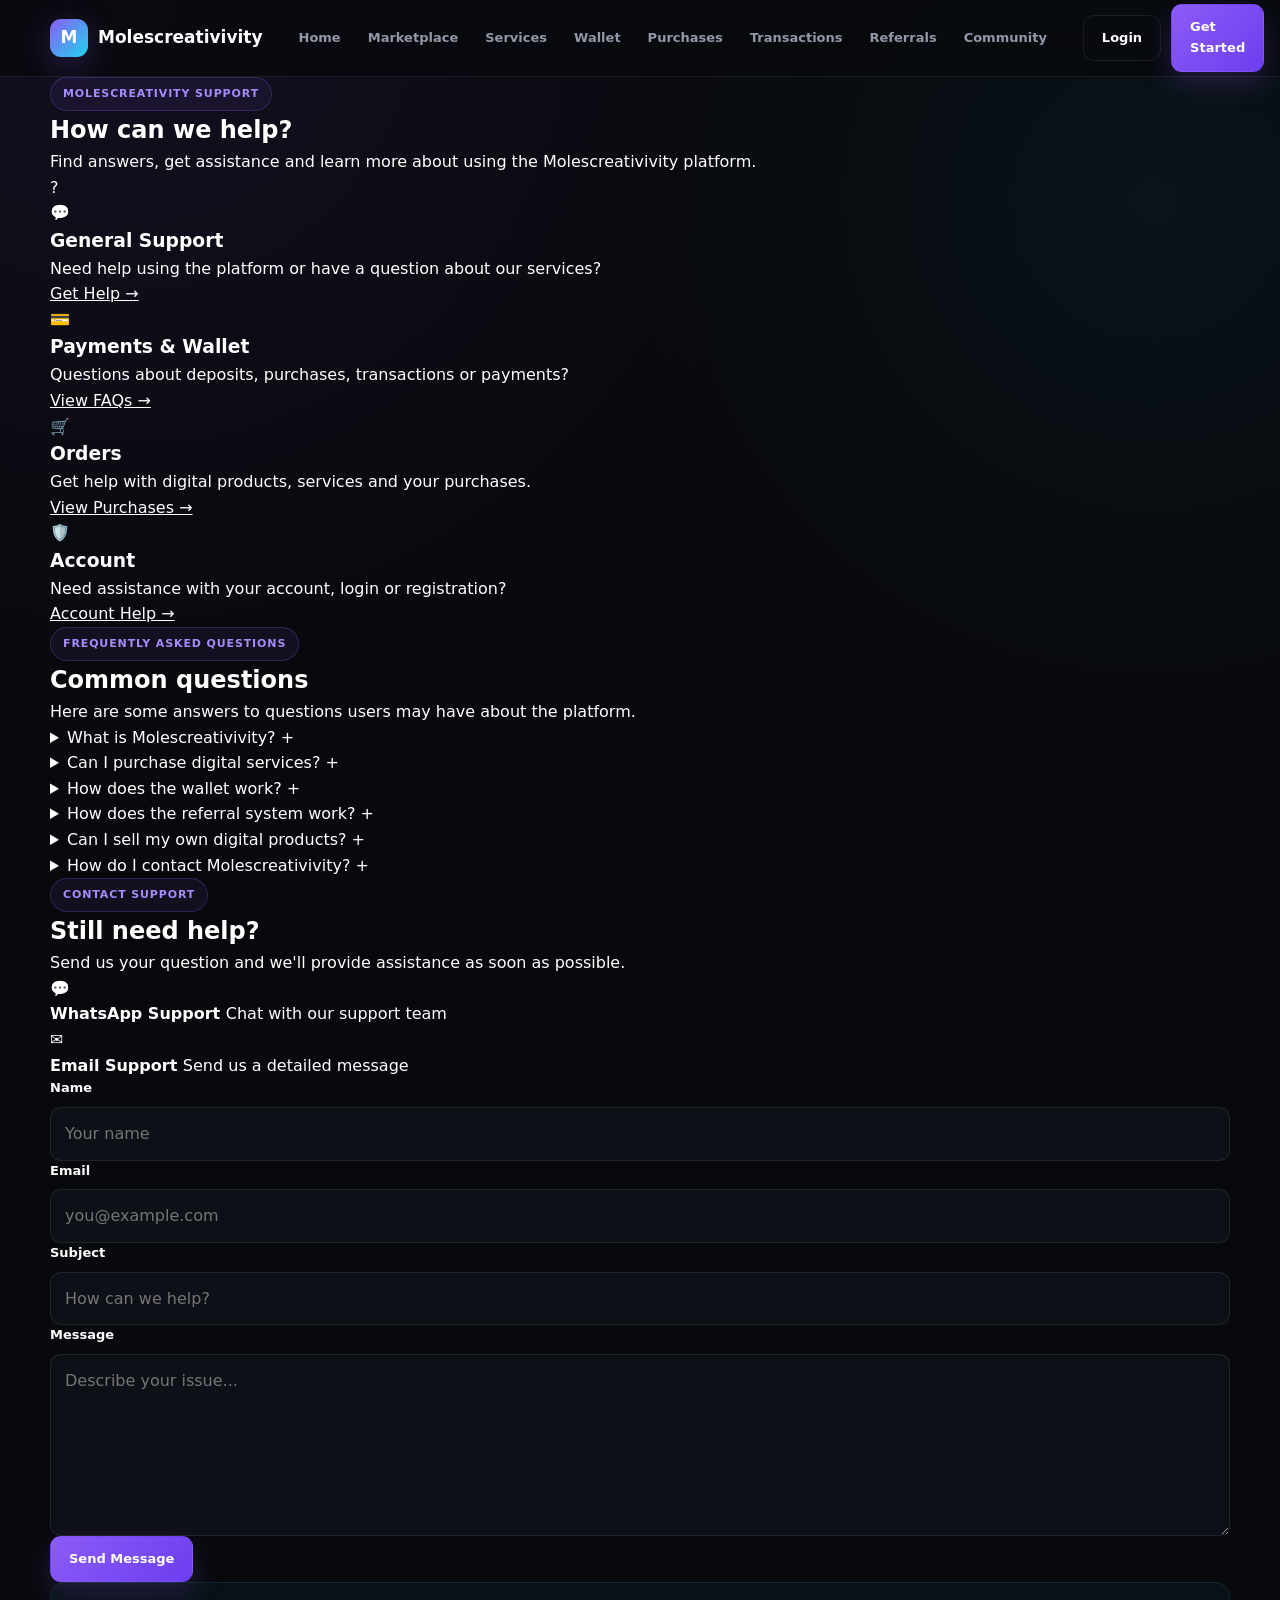
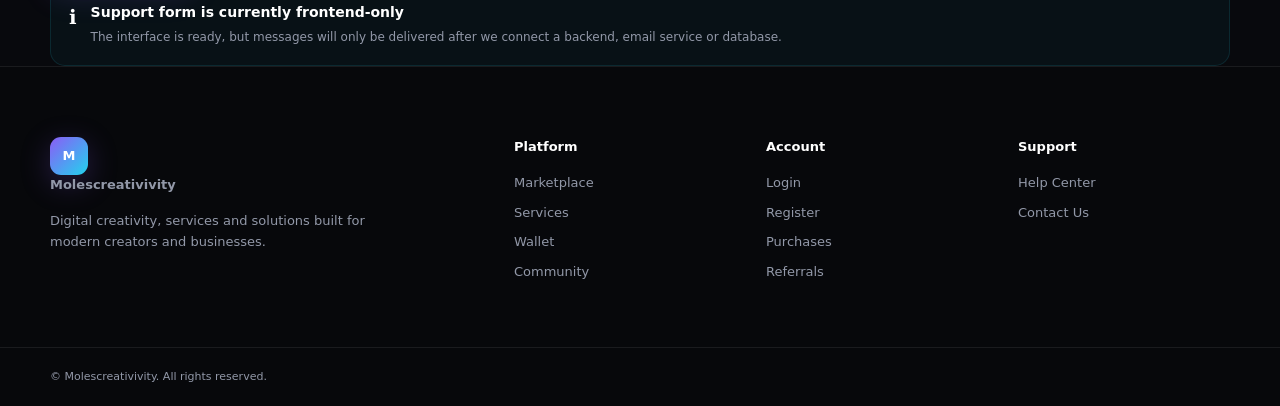
<file: support.html>
<!DOCTYPE html>
<html lang="en">
<head>
    <meta charset="UTF-8">
    <meta name="viewport" content="width=device-width, initial-scale=1.0">

    <title>Support | Molescreativivity</title>

    <link rel="stylesheet" href="css/style.css">
</head>

<body>

<!-- ================= HEADER ================= -->

<header class="header">

    <div class="container nav-container">

        <a href="index.html" class="logo">
            <span class="logo-mark">M</span>
            <span>Molescreativivity</span>
        </a>

        <nav class="nav" id="mainNav">

            <a href="index.html">Home</a>
            <a href="marketplace.html">Marketplace</a>
            <a href="services.html">Services</a>
            <a href="wallet.html">Wallet</a>
            <a href="purchases.html">Purchases</a>
            <a href="transactions.html">Transactions</a>
            <a href="referrals.html">Referrals</a>
            <a href="community.html">Community</a>

        </nav>

        <div class="nav-actions">

            <a href="login.html" class="btn btn-outline">
                Login
            </a>

            <a href="register.html" class="btn btn-primary">
                Get Started
            </a>

        </div>

        <button class="menu-toggle" onclick="toggleMenu()">
            ☰
        </button>

    </div>

</header>


<!-- ================= MAIN ================= -->

<main class="page-content">

    <div class="container">

        <!-- ================= HERO ================= -->

        <section class="support-hero">

            <div>

                <span class="eyebrow">
                    MOLESCREATIVITY SUPPORT
                </span>

                <h1>
                    How can we <span>help?</span>
                </h1>

                <p>
                    Find answers, get assistance and learn more
                    about using the Molescreativivity platform.
                </p>

            </div>

            <div class="support-hero-icon">
                ?
            </div>

        </section>


        <!-- ================= SUPPORT OPTIONS ================= -->

        <section class="support-options">

            <div class="support-card">

                <div class="support-icon">
                    💬
                </div>

                <h3>
                    General Support
                </h3>

                <p>
                    Need help using the platform or have a
                    question about our services?
                </p>

                <a href="#contact">
                    Get Help →
                </a>

            </div>


            <div class="support-card">

                <div class="support-icon">
                    💳
                </div>

                <h3>
                    Payments & Wallet
                </h3>

                <p>
                    Questions about deposits, purchases,
                    transactions or payments?
                </p>

                <a href="#faq">
                    View FAQs →
                </a>

            </div>


            <div class="support-card">

                <div class="support-icon">
                    🛒
                </div>

                <h3>
                    Orders
                </h3>

                <p>
                    Get help with digital products, services
                    and your purchases.
                </p>

                <a href="purchases.html">
                    View Purchases →
                </a>

            </div>


            <div class="support-card">

                <div class="support-icon">
                    🛡️
                </div>

                <h3>
                    Account
                </h3>

                <p>
                    Need assistance with your account,
                    login or registration?
                </p>

                <a href="login.html">
                    Account Help →
                </a>

            </div>

        </section>


        <!-- ================= FAQ ================= -->

        <section class="faq-section" id="faq">

            <div class="section-title">

                <span class="eyebrow">
                    FREQUENTLY ASKED QUESTIONS
                </span>

                <h2>
                    Common questions
                </h2>

                <p>
                    Here are some answers to questions users
                    may have about the platform.
                </p>

            </div>


            <div class="faq-list">

                <details class="faq-item">

                    <summary>
                        What is Molescreativivity?
                        <span>+</span>
                    </summary>

                    <p>
                        Molescreativivity is a digital platform
                        designed around creative services,
                        digital products, websites and other
                        online solutions.
                    </p>

                </details>


                <details class="faq-item">

                    <summary>
                        Can I purchase digital services?
                        <span>+</span>
                    </summary>

                    <p>
                        Yes. The marketplace and services sections
                        are designed to allow users to discover
                        and purchase available digital services.
                    </p>

                </details>


                <details class="faq-item">

                    <summary>
                        How does the wallet work?
                        <span>+</span>
                    </summary>

                    <p>
                        The wallet interface is designed to display
                        balances, deposits, transactions and purchases.
                        Actual wallet functionality will be connected
                        when the platform backend and payment system
                        are integrated.
                    </p>

                </details>


                <details class="faq-item">

                    <summary>
                        How does the referral system work?
                        <span>+</span>
                    </summary>

                    <p>
                        Registered users will eventually receive
                        unique referral links and be able to track
                        eligible referrals and rewards.
                    </p>

                </details>


                <details class="faq-item">

                    <summary>
                        Can I sell my own digital products?
                        <span>+</span>
                    </summary>

                    <p>
                        The platform can be expanded to support
                        creators and sellers listing digital products
                        after the marketplace backend is connected.
                    </p>

                </details>


                <details class="faq-item">

                    <summary>
                        How do I contact Molescreativivity?
                        <span>+</span>
                    </summary>

                    <p>
                        Use the contact section below to reach
                        the Molescreativivity support team.
                    </p>

                </details>

            </div>

        </section>


        <!-- ================= CONTACT ================= -->

        <section class="contact-section" id="contact">

            <div class="contact-info">

                <span class="eyebrow">
                    CONTACT SUPPORT
                </span>

                <h2>
                    Still need help?
                </h2>

                <p>
                    Send us your question and we'll provide
                    assistance as soon as possible.
                </p>


                <div class="contact-method">

                    <div class="contact-method-icon">
                        💬
                    </div>

                    <div>

                        <strong>
                            WhatsApp Support
                        </strong>

                        <span>
                            Chat with our support team
                        </span>

                    </div>

                </div>


                <div class="contact-method">

                    <div class="contact-method-icon">
                        ✉️
                    </div>

                    <div>

                        <strong>
                            Email Support
                        </strong>

                        <span>
                            Send us a detailed message
                        </span>

                    </div>

                </div>

            </div>


            <!-- FORM -->

            <div class="support-form">

                <form onsubmit="return false;">

                    <div class="form-row">

                        <div class="form-group">

                            <label for="name">
                                Name
                            </label>

                            <input
                                type="text"
                                id="name"
                                placeholder="Your name"
                            >

                        </div>


                        <div class="form-group">

                            <label for="email">
                                Email
                            </label>

                            <input
                                type="email"
                                id="email"
                                placeholder="you@example.com"
                            >

                        </div>

                    </div>


                    <div class="form-group">

                        <label for="subject">
                            Subject
                        </label>

                        <input
                            type="text"
                            id="subject"
                            placeholder="How can we help?"
                        >

                    </div>


                    <div class="form-group">

                        <label for="message">
                            Message
                        </label>

                        <textarea
                            id="message"
                            rows="6"
                            placeholder="Describe your issue..."
                        ></textarea>

                    </div>


                    <button
                        type="submit"
                        class="btn btn-primary support-submit"
                    >
                        Send Message
                    </button>

                </form>

            </div>

        </section>


        <!-- ================= NOTICE ================= -->

        <section class="platform-notice">

            <div class="notice-icon">
                ℹ️
            </div>

            <div>

                <h3>
                    Support form is currently frontend-only
                </h3>

                <p>
                    The interface is ready, but messages will only
                    be delivered after we connect a backend,
                    email service or database.
                </p>

            </div>

        </section>

    </div>

</main>


<!-- ================= FOOTER ================= -->

<footer class="footer">

    <div class="container footer-grid">

        <div>

            <a href="index.html" class="logo">
                <span class="logo-mark">M</span>
                <span>Molescreativivity</span>
            </a>

            <p>
                Digital creativity, services and solutions
                built for modern creators and businesses.
            </p>

        </div>


        <div>

            <h4>Platform</h4>

            <a href="marketplace.html">Marketplace</a>
            <a href="services.html">Services</a>
            <a href="wallet.html">Wallet</a>
            <a href="community.html">Community</a>

        </div>


        <div>

            <h4>Account</h4>

            <a href="login.html">Login</a>
            <a href="register.html">Register</a>
            <a href="purchases.html">Purchases</a>
            <a href="referrals.html">Referrals</a>

        </div>


        <div>

            <h4>Support</h4>

            <a href="support.html">Help Center</a>
            <a href="#contact">Contact Us</a>

        </div>

    </div>


    <div class="footer-bottom">

        <div class="container">

            <p>
                © <span class="current-year"></span>
                Molescreativivity. All rights reserved.
            </p>

        </div>

    </div>

</footer>


<script src="js/script.js"></script>

</body>
</html>
</file>
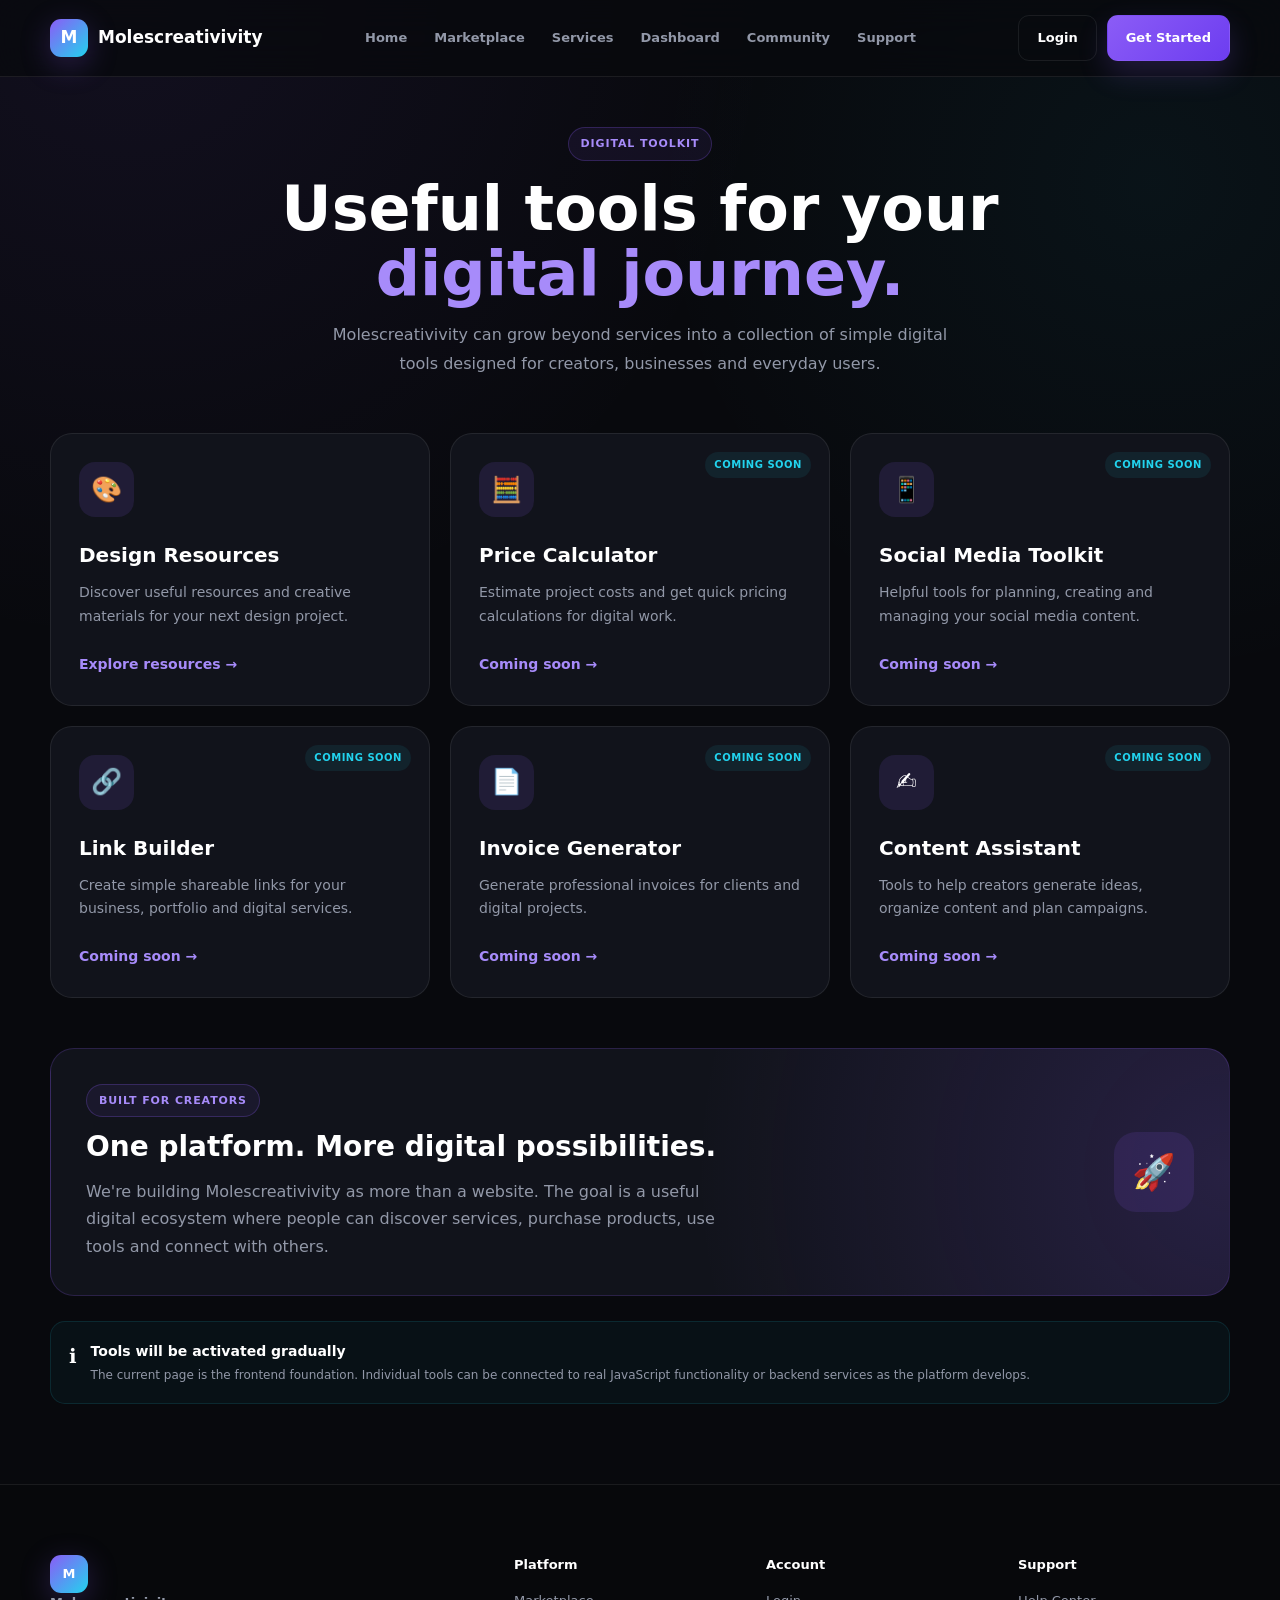
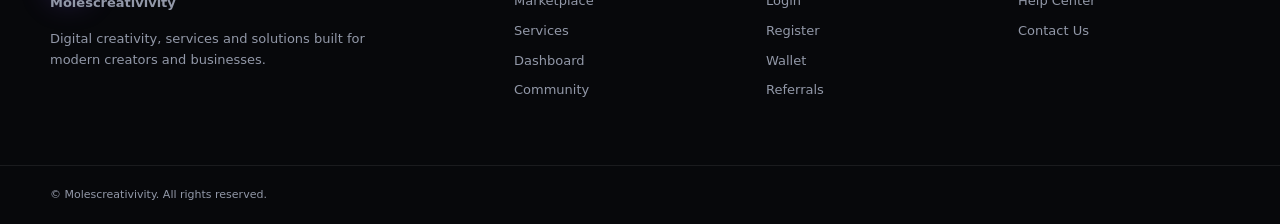
<file: tools.html>
<!DOCTYPE html>
<html lang="en">
<head>
    <meta charset="UTF-8">
    <meta name="viewport" content="width=device-width, initial-scale=1.0">

    <title>Digital Tools | Molescreativivity</title>

    <link rel="stylesheet" href="css/style.css">

    <style>
        .tools-page {
            padding: 50px 20px 80px;
        }

        .tools-hero {
            text-align: center;
            max-width: 760px;
            margin: 0 auto 55px;
        }

        .tools-hero h1 {
            font-size: clamp(38px, 6vw, 62px);
            line-height: 1.05;
            margin: 15px 0;
        }

        .tools-hero h1 span {
            color: var(--primary-light);
        }

        .tools-hero p {
            color: var(--muted);
            line-height: 1.8;
            max-width: 650px;
            margin: auto;
        }

        .tools-grid {
            display: grid;
            grid-template-columns: repeat(3, 1fr);
            gap: 20px;
        }

        .tool-card {
            position: relative;
            padding: 28px;
            background: var(--card);
            border: 1px solid var(--border);
            border-radius: 22px;
            transition: .25s ease;
            overflow: hidden;
        }

        .tool-card:hover {
            transform: translateY(-5px);
            background: var(--card-hover);
            border-color: rgba(139,92,246,.3);
        }

        .tool-icon {
            width: 55px;
            height: 55px;
            border-radius: 16px;
            display: flex;
            align-items: center;
            justify-content: center;
            font-size: 25px;
            background: rgba(139,92,246,.12);
            margin-bottom: 22px;
        }

        .tool-card h3 {
            margin: 0 0 10px;
            font-size: 20px;
        }

        .tool-card p {
            color: var(--muted);
            line-height: 1.7;
            font-size: 14px;
            margin-bottom: 22px;
        }

        .tool-card a {
            color: var(--primary-light);
            text-decoration: none;
            font-size: 14px;
            font-weight: 600;
        }

        .coming-soon {
            position: absolute;
            top: 18px;
            right: 18px;
            padding: 5px 9px;
            border-radius: 20px;
            background: rgba(34,211,238,.08);
            color: var(--accent);
            font-size: 10px;
            font-weight: 700;
            letter-spacing: .5px;
        }

        .tool-highlight {
            margin-top: 50px;
            padding: 35px;
            border-radius: 24px;
            border: 1px solid rgba(139,92,246,.2);
            background:
                radial-gradient(circle at right, rgba(139,92,246,.18), transparent 45%),
                var(--card);
            display: flex;
            align-items: center;
            justify-content: space-between;
            gap: 25px;
        }

        .tool-highlight h2 {
            margin: 8px 0;
            font-size: 28px;
        }

        .tool-highlight p {
            color: var(--muted);
            line-height: 1.7;
            margin: 0;
            max-width: 650px;
        }

        .tool-highlight-icon {
            min-width: 80px;
            width: 80px;
            height: 80px;
            border-radius: 22px;
            display: flex;
            align-items: center;
            justify-content: center;
            font-size: 35px;
            background: rgba(139,92,246,.12);
        }

        .tool-notice {
            margin-top: 25px;
        }

        @media (max-width: 900px) {
            .tools-grid {
                grid-template-columns: repeat(2, 1fr);
            }
        }

        @media (max-width: 600px) {
            .tools-grid {
                grid-template-columns: 1fr;
            }

            .tool-highlight {
                align-items: flex-start;
                flex-direction: column;
            }
        }
    </style>
</head>

<body>

<!-- ================= HEADER ================= -->

<header class="header">

    <div class="container nav-container">

        <a href="index.html" class="logo">
            <span class="logo-mark">M</span>
            <span>Molescreativivity</span>
        </a>

        <nav class="nav" id="mainNav">

            <a href="index.html">Home</a>
            <a href="marketplace.html">Marketplace</a>
            <a href="services.html">Services</a>
            <a href="dashboard.html">Dashboard</a>
            <a href="community.html">Community</a>
            <a href="support.html">Support</a>

        </nav>

        <div class="nav-actions">

            <a href="login.html" class="btn btn-outline">
                Login
            </a>

            <a href="register.html" class="btn btn-primary">
                Get Started
            </a>

        </div>

        <button class="menu-toggle" onclick="toggleMenu()">
            ☰
        </button>

    </div>

</header>


<!-- ================= MAIN ================= -->

<main class="tools-page">

    <div class="container">

        <!-- HERO -->

        <section class="tools-hero">

            <span class="eyebrow">
                DIGITAL TOOLKIT
            </span>

            <h1>
                Useful tools for your
                <span>digital journey.</span>
            </h1>

            <p>
                Molescreativivity can grow beyond services into
                a collection of simple digital tools designed
                for creators, businesses and everyday users.
            </p>

        </section>


        <!-- TOOLS -->

        <section class="tools-grid">

            <div class="tool-card">

                <div class="tool-icon">
                    🎨
                </div>

                <h3>
                    Design Resources
                </h3>

                <p>
                    Discover useful resources and creative
                    materials for your next design project.
                </p>

                <a href="marketplace.html">
                    Explore resources →
                </a>

            </div>


            <div class="tool-card">

                <span class="coming-soon">
                    COMING SOON
                </span>

                <div class="tool-icon">
                    🧮
                </div>

                <h3>
                    Price Calculator
                </h3>

                <p>
                    Estimate project costs and get quick
                    pricing calculations for digital work.
                </p>

                <a href="#">
                    Coming soon →
                </a>

            </div>


            <div class="tool-card">

                <span class="coming-soon">
                    COMING SOON
                </span>

                <div class="tool-icon">
                    📱
                </div>

                <h3>
                    Social Media Toolkit
                </h3>

                <p>
                    Helpful tools for planning, creating and
                    managing your social media content.
                </p>

                <a href="#">
                    Coming soon →
                </a>

            </div>


            <div class="tool-card">

                <span class="coming-soon">
                    COMING SOON
                </span>

                <div class="tool-icon">
                    🔗
                </div>

                <h3>
                    Link Builder
                </h3>

                <p>
                    Create simple shareable links for your
                    business, portfolio and digital services.
                </p>

                <a href="#">
                    Coming soon →
                </a>

            </div>


            <div class="tool-card">

                <span class="coming-soon">
                    COMING SOON
                </span>

                <div class="tool-icon">
                    📄
                </div>

                <h3>
                    Invoice Generator
                </h3>

                <p>
                    Generate professional invoices for clients
                    and digital projects.
                </p>

                <a href="#">
                    Coming soon →
                </a>

            </div>


            <div class="tool-card">

                <span class="coming-soon">
                    COMING SOON
                </span>

                <div class="tool-icon">
                    ✍️
                </div>

                <h3>
                    Content Assistant
                </h3>

                <p>
                    Tools to help creators generate ideas,
                    organize content and plan campaigns.
                </p>

                <a href="#">
                    Coming soon →
                </a>

            </div>

        </section>


        <!-- HIGHLIGHT -->

        <section class="tool-highlight">

            <div>

                <span class="eyebrow">
                    BUILT FOR CREATORS
                </span>

                <h2>
                    One platform. More digital possibilities.
                </h2>

                <p>
                    We're building Molescreativivity as more than
                    a website. The goal is a useful digital ecosystem
                    where people can discover services, purchase
                    products, use tools and connect with others.
                </p>

            </div>

            <div class="tool-highlight-icon">
                🚀
            </div>

        </section>


        <!-- NOTICE -->

        <section class="platform-notice tool-notice">

            <div class="notice-icon">
                ℹ️
            </div>

            <div>

                <h3>
                    Tools will be activated gradually
                </h3>

                <p>
                    The current page is the frontend foundation.
                    Individual tools can be connected to real
                    JavaScript functionality or backend services
                    as the platform develops.
                </p>

            </div>

        </section>

    </div>

</main>


<!-- ================= FOOTER ================= -->

<footer class="footer">

    <div class="container footer-grid">

        <div>

            <a href="index.html" class="logo">
                <span class="logo-mark">M</span>
                <span>Molescreativivity</span>
            </a>

            <p>
                Digital creativity, services and solutions
                built for modern creators and businesses.
            </p>

        </div>


        <div>

            <h4>Platform</h4>

            <a href="marketplace.html">Marketplace</a>
            <a href="services.html">Services</a>
            <a href="dashboard.html">Dashboard</a>
            <a href="community.html">Community</a>

        </div>


        <div>

            <h4>Account</h4>

            <a href="login.html">Login</a>
            <a href="register.html">Register</a>
            <a href="wallet.html">Wallet</a>
            <a href="referrals.html">Referrals</a>

        </div>


        <div>

            <h4>Support</h4>

            <a href="support.html">Help Center</a>
            <a href="support.html#contact">Contact Us</a>

        </div>

    </div>


    <div class="footer-bottom">

        <div class="container">

            <p>
                © <span class="current-year"></span>
                Molescreativivity. All rights reserved.
            </p>

        </div>

    </div>

</footer>


<script src="js/script.js"></script>

</body>
</html>
</file>
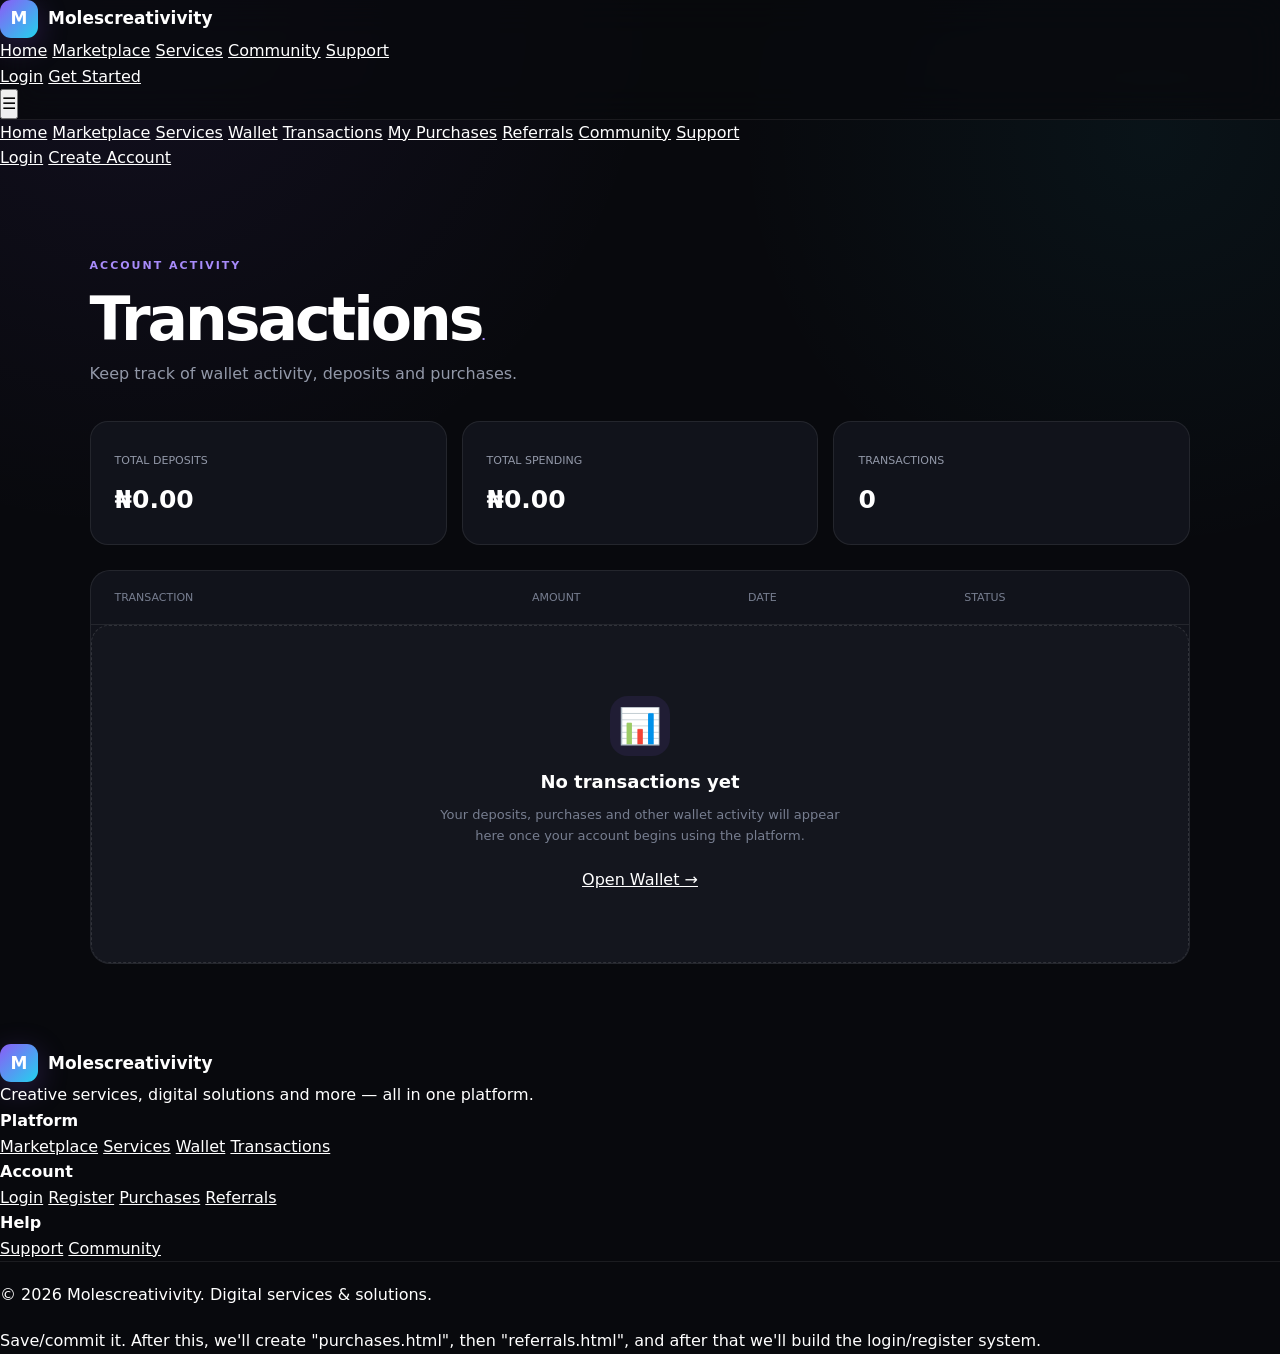
<file: transactions.html>
<!DOCTYPE html>
<html lang="en">
<head>
    <meta charset="UTF-8">
    <meta name="viewport" content="width=device-width, initial-scale=1.0">

    <title>Transactions — Molescreativivity</title>

    <link rel="stylesheet" href="css/style.css">

    <style>

        .dashboard-page {
            padding: 80px 7%;
            min-height: 70vh;
        }

        .dashboard-heading {
            margin-bottom: 35px;
        }

        .dashboard-heading span {
            color: #a78bfa;
            font-size: 11px;
            letter-spacing: 2px;
            font-weight: 800;
        }

        .dashboard-heading h1 {
            font-size: clamp(38px, 5vw, 60px);
            line-height: 1;
            letter-spacing: -3px;
            margin-top: 12px;
        }

        .dashboard-heading p {
            color: #9298a8;
            margin-top: 12px;
        }

        .transaction-top {
            display: flex;
            justify-content: space-between;
            align-items: center;
            gap: 15px;
            margin-bottom: 20px;
        }

        .transaction-summary {
            display: grid;
            grid-template-columns: repeat(3, 1fr);
            gap: 15px;
            margin-bottom: 25px;
        }

        .summary-card {
            padding: 24px;
            background: #11131b;
            border: 1px solid rgba(255,255,255,0.08);
            border-radius: 18px;
        }

        .summary-card small {
            color: #9298a8;
            font-size: 11px;
        }

        .summary-card h2 {
            margin-top: 8px;
            font-size: 25px;
        }

        .transactions-box {
            border: 1px solid rgba(255,255,255,0.08);
            border-radius: 20px;
            background: #11131b;
            overflow: hidden;
        }

        .transactions-header,
        .transaction-row {
            display: grid;
            grid-template-columns: 2fr 1fr 1fr 1fr;
            align-items: center;
            gap: 15px;
        }

        .transactions-header {
            padding: 18px 24px;
            color: #777e90;
            font-size: 11px;
            border-bottom: 1px solid rgba(255,255,255,0.08);
        }

        .transaction-row {
            padding: 21px 24px;
            border-bottom: 1px solid rgba(255,255,255,0.06);
        }

        .transaction-row:last-child {
            border-bottom: 0;
        }

        .transaction-name {
            display: flex;
            align-items: center;
            gap: 13px;
        }

        .transaction-icon {
            width: 40px;
            height: 40px;
            border-radius: 11px;
            display: flex;
            align-items: center;
            justify-content: center;
            background: rgba(139,92,246,0.12);
        }

        .transaction-name h3 {
            font-size: 13px;
        }

        .transaction-name p {
            color: #777e90;
            font-size: 10px;
            margin-top: 2px;
        }

        .transaction-row > div:not(.transaction-name) {
            color: #b8bdc9;
            font-size: 12px;
        }

        .status {
            display: inline-flex;
            padding: 6px 10px;
            border-radius: 20px;
            font-size: 10px;
            background: rgba(255,255,255,0.05);
            color: #aeb4c1;
        }

        .empty-state {
            text-align: center;
            padding: 70px 20px;
        }

        .empty-icon {
            width: 60px;
            height: 60px;
            margin: 0 auto 18px;
            display: flex;
            align-items: center;
            justify-content: center;
            border-radius: 18px;
            background: rgba(139,92,246,0.1);
            font-size: 25px;
        }

        .empty-state h3 {
            font-size: 18px;
        }

        .empty-state p {
            max-width: 400px;
            margin: 8px auto 20px;
            color: #777e90;
            font-size: 13px;
        }

        @media (max-width: 800px) {

            .dashboard-page {
                padding: 65px 5%;
            }

            .transaction-summary {
                grid-template-columns: 1fr;
            }

            .transactions-header {
                display: none;
            }

            .transaction-row {
                grid-template-columns: 1fr 1fr;
                padding: 20px;
            }

            .transaction-name {
                grid-column: 1 / -1;
            }

        }

    </style>
</head>


<body>


<header class="header">

    <a href="index.html" class="logo">
        <span class="logo-mark">M</span>
        <span>Molescreativivity</span>
    </a>


    <nav class="desktop-nav">

        <a href="index.html">Home</a>
        <a href="marketplace.html">Marketplace</a>
        <a href="services.html">Services</a>
        <a href="community.html">Community</a>
        <a href="support.html">Support</a>

    </nav>


    <div class="header-actions">

        <a href="login.html" class="login-btn">Login</a>
        <a href="register.html" class="signup-btn">Get Started</a>

    </div>


    <button class="menu-btn" onclick="toggleMenu()">☰</button>

</header>


<div class="mobile-menu" id="mobileMenu">

    <a href="index.html">Home</a>
    <a href="marketplace.html">Marketplace</a>
    <a href="services.html">Services</a>
    <a href="wallet.html">Wallet</a>
    <a href="transactions.html">Transactions</a>
    <a href="purchases.html">My Purchases</a>
    <a href="referrals.html">Referrals</a>
    <a href="community.html">Community</a>
    <a href="support.html">Support</a>

    <div class="mobile-auth">

        <a href="login.html">Login</a>
        <a href="register.html">Create Account</a>

    </div>

</div>


<main>

<section class="dashboard-page">


    <div class="dashboard-heading">

        <span>ACCOUNT ACTIVITY</span>

        <h1>
            Transactions<span style="color:#a78bfa;">.</span>
        </h1>

        <p>
            Keep track of wallet activity, deposits and purchases.
        </p>

    </div>


    <div class="transaction-summary">


        <div class="summary-card">

            <small>TOTAL DEPOSITS</small>

            <h2>₦0.00</h2>

        </div>


        <div class="summary-card">

            <small>TOTAL SPENDING</small>

            <h2>₦0.00</h2>

        </div>


        <div class="summary-card">

            <small>TRANSACTIONS</small>

            <h2>0</h2>

        </div>


    </div>


    <div class="transactions-box">


        <div class="transactions-header">

            <div>TRANSACTION</div>
            <div>AMOUNT</div>
            <div>DATE</div>
            <div>STATUS</div>

        </div>


        <!-- SAMPLE STRUCTURE
        Real transactions will eventually
        be loaded from the database.
        -->


        <div class="empty-state">

            <div class="empty-icon">
                📊
            </div>

            <h3>No transactions yet</h3>

            <p>
                Your deposits, purchases and other wallet activity
                will appear here once your account begins using
                the platform.
            </p>

            <a href="wallet.html" class="primary-btn">
                Open Wallet →
            </a>

        </div>


    </div>


</section>

</main>


<footer>

    <div class="footer-main">


        <div class="footer-brand">

            <a href="index.html" class="logo">

                <span class="logo-mark">M</span>

                <span>Molescreativivity</span>

            </a>

            <p>
                Creative services, digital solutions and more —
                all in one platform.
            </p>

        </div>


        <div class="footer-column">

            <h4>Platform</h4>

            <a href="marketplace.html">Marketplace</a>
            <a href="services.html">Services</a>
            <a href="wallet.html">Wallet</a>
            <a href="transactions.html">Transactions</a>

        </div>


        <div class="footer-column">

            <h4>Account</h4>

            <a href="login.html">Login</a>
            <a href="register.html">Register</a>
            <a href="purchases.html">Purchases</a>
            <a href="referrals.html">Referrals</a>

        </div>


        <div class="footer-column">

            <h4>Help</h4>

            <a href="support.html">Support</a>
            <a href="community.html">Community</a>

        </div>


    </div>


    <div class="footer-bottom">

        <span>© 2026 Molescreativivity.</span>

        <span>Digital services & solutions.</span>

    </div>

</footer>


<script src="js/script.js"></script>

</body>
</html>

Save/commit it.

After this, we'll create "purchases.html", then "referrals.html", and after that we'll build the login/register system.
</file>
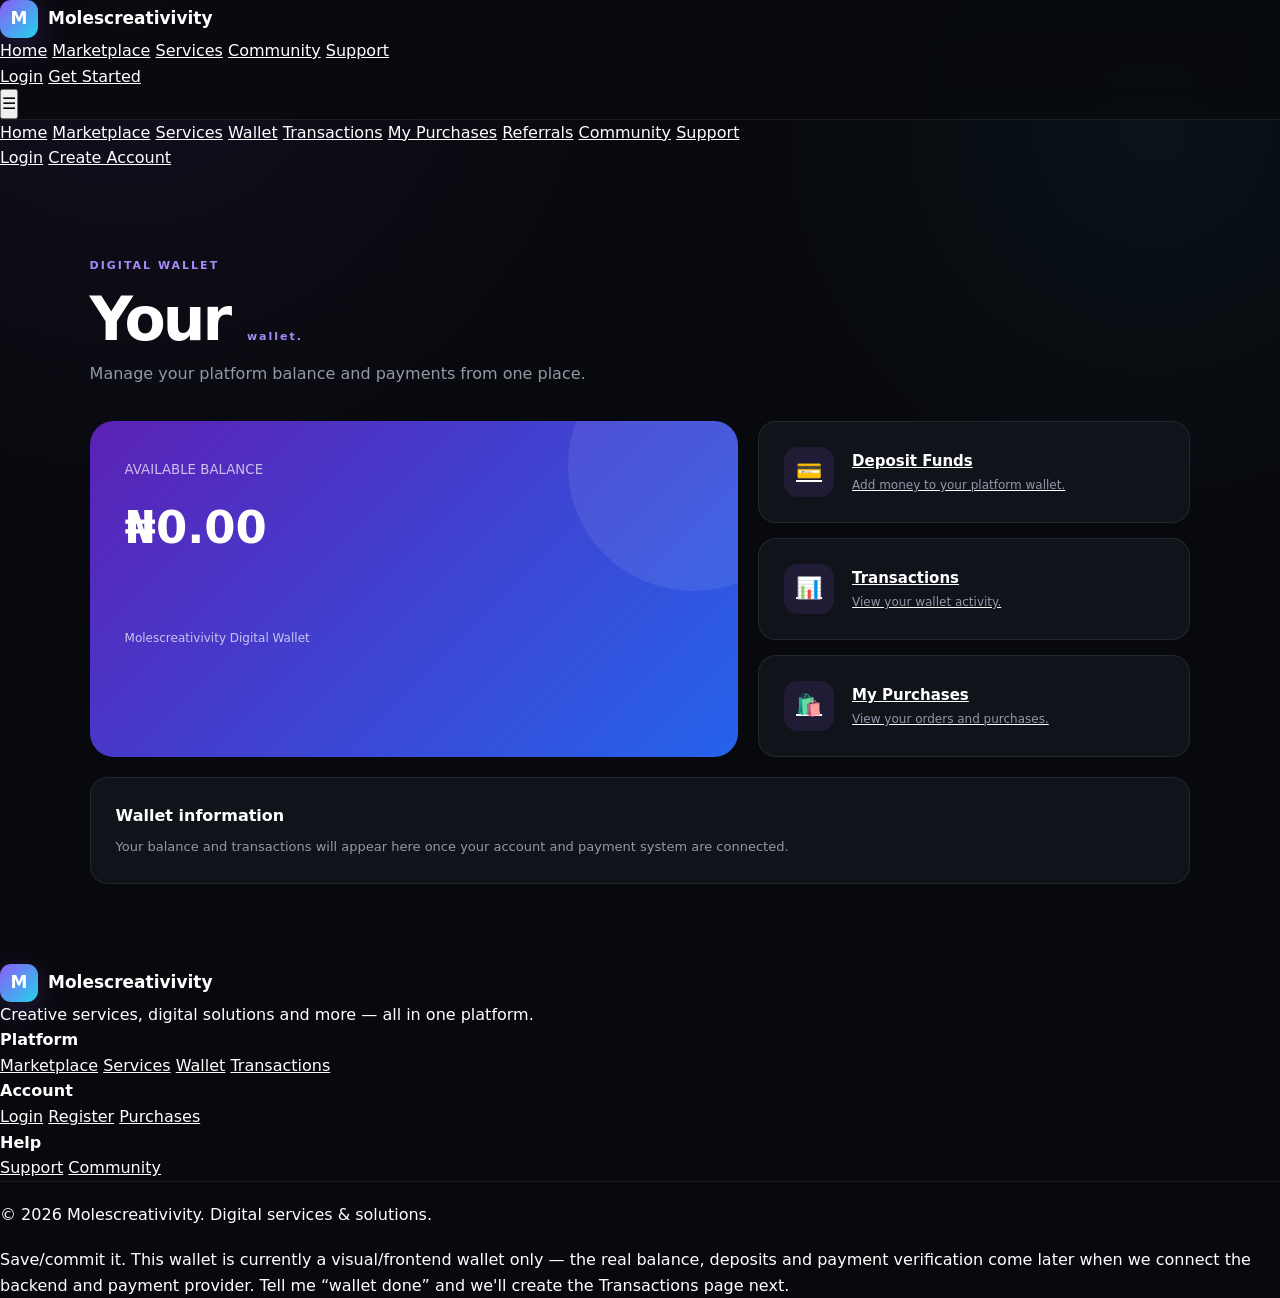
<file: wallet.html>
<!DOCTYPE html>
<html lang="en">
<head>
    <meta charset="UTF-8">
    <meta name="viewport" content="width=device-width, initial-scale=1.0">

    <title>Wallet — Molescreativivity</title>

    <link rel="stylesheet" href="css/style.css">

    <style>

        .dashboard-page {
            padding: 80px 7%;
            min-height: 70vh;
        }

        .dashboard-heading {
            margin-bottom: 35px;
        }

        .dashboard-heading span {
            color: #a78bfa;
            font-size: 11px;
            letter-spacing: 2px;
            font-weight: 800;
        }

        .dashboard-heading h1 {
            font-size: clamp(38px, 5vw, 60px);
            line-height: 1;
            letter-spacing: -3px;
            margin-top: 12px;
        }

        .dashboard-heading p {
            color: #9298a8;
            margin-top: 12px;
        }

        .wallet-layout {
            display: grid;
            grid-template-columns: 1.2fr 0.8fr;
            gap: 20px;
        }

        .wallet-main-card {
            padding: 35px;
            min-height: 280px;
            border-radius: 24px;
            background: linear-gradient(135deg, #5b21b6, #2563eb);
            position: relative;
            overflow: hidden;
        }

        .wallet-main-card::after {
            content: "";
            position: absolute;
            width: 250px;
            height: 250px;
            border-radius: 50%;
            background: rgba(255,255,255,0.08);
            right: -80px;
            top: -80px;
        }

        .wallet-main-card small {
            color: rgba(255,255,255,0.7);
        }

        .wallet-main-card h2 {
            font-size: 45px;
            margin-top: 10px;
        }

        .wallet-number {
            margin-top: 65px;
            font-size: 12px;
            color: rgba(255,255,255,0.7);
        }

        .wallet-side {
            display: grid;
            gap: 15px;
        }

        .wallet-action {
            display: flex;
            align-items: center;
            gap: 18px;
            padding: 25px;
            border-radius: 18px;
            background: #11131b;
            border: 1px solid rgba(255,255,255,0.08);
            transition: 0.3s;
        }

        .wallet-action:hover {
            transform: translateY(-3px);
            background: #171a24;
        }

        .wallet-action-icon {
            width: 50px;
            height: 50px;
            border-radius: 14px;
            display: flex;
            align-items: center;
            justify-content: center;
            background: rgba(139,92,246,0.12);
            font-size: 21px;
        }

        .wallet-action h3 {
            font-size: 15px;
        }

        .wallet-action p {
            color: #9298a8;
            font-size: 12px;
            margin-top: 3px;
        }

        .wallet-info {
            margin-top: 20px;
            padding: 25px;
            border: 1px solid rgba(255,255,255,0.08);
            border-radius: 18px;
            background: #11131b;
        }

        .wallet-info h3 {
            font-size: 16px;
        }

        .wallet-info p {
            color: #9298a8;
            font-size: 13px;
            margin-top: 8px;
        }

        @media (max-width: 800px) {

            .wallet-layout {
                grid-template-columns: 1fr;
            }

            .dashboard-page {
                padding: 65px 5%;
            }

        }

    </style>
</head>

<body>


<header class="header">

    <a href="index.html" class="logo">
        <span class="logo-mark">M</span>
        <span>Molescreativivity</span>
    </a>

    <nav class="desktop-nav">

        <a href="index.html">Home</a>
        <a href="marketplace.html">Marketplace</a>
        <a href="services.html">Services</a>
        <a href="community.html">Community</a>
        <a href="support.html">Support</a>

    </nav>

    <div class="header-actions">

        <a href="login.html" class="login-btn">Login</a>
        <a href="register.html" class="signup-btn">Get Started</a>

    </div>

    <button class="menu-btn" onclick="toggleMenu()">☰</button>

</header>


<div class="mobile-menu" id="mobileMenu">

    <a href="index.html">Home</a>
    <a href="marketplace.html">Marketplace</a>
    <a href="services.html">Services</a>
    <a href="wallet.html">Wallet</a>
    <a href="transactions.html">Transactions</a>
    <a href="purchases.html">My Purchases</a>
    <a href="referrals.html">Referrals</a>
    <a href="community.html">Community</a>
    <a href="support.html">Support</a>

    <div class="mobile-auth">
        <a href="login.html">Login</a>
        <a href="register.html">Create Account</a>
    </div>

</div>


<main>

<section class="dashboard-page">

    <div class="dashboard-heading">

        <span>DIGITAL WALLET</span>

        <h1>
            Your
            <span style="color:#a78bfa;">wallet.</span>
        </h1>

        <p>
            Manage your platform balance and payments from one place.
        </p>

    </div>


    <div class="wallet-layout">


        <div class="wallet-main-card">

            <small>AVAILABLE BALANCE</small>

            <h2>₦0.00</h2>

            <div class="wallet-number">
                Molescreativivity Digital Wallet
            </div>

        </div>


        <div class="wallet-side">


            <a href="#" class="wallet-action">

                <div class="wallet-action-icon">
                    💳
                </div>

                <div>

                    <h3>Deposit Funds</h3>

                    <p>
                        Add money to your platform wallet.
                    </p>

                </div>

            </a>


            <a href="transactions.html" class="wallet-action">

                <div class="wallet-action-icon">
                    📊
                </div>

                <div>

                    <h3>Transactions</h3>

                    <p>
                        View your wallet activity.
                    </p>

                </div>

            </a>


            <a href="purchases.html" class="wallet-action">

                <div class="wallet-action-icon">
                    🛍️
                </div>

                <div>

                    <h3>My Purchases</h3>

                    <p>
                        View your orders and purchases.
                    </p>

                </div>

            </a>


        </div>

    </div>


    <div class="wallet-info">

        <h3>Wallet information</h3>

        <p>
            Your balance and transactions will appear here once
            your account and payment system are connected.
        </p>

    </div>

</section>

</main>


<footer>

    <div class="footer-main">

        <div class="footer-brand">

            <a href="index.html" class="logo">
                <span class="logo-mark">M</span>
                <span>Molescreativivity</span>
            </a>

            <p>
                Creative services, digital solutions and more —
                all in one platform.
            </p>

        </div>


        <div class="footer-column">

            <h4>Platform</h4>

            <a href="marketplace.html">Marketplace</a>
            <a href="services.html">Services</a>
            <a href="wallet.html">Wallet</a>
            <a href="transactions.html">Transactions</a>

        </div>


        <div class="footer-column">

            <h4>Account</h4>

            <a href="login.html">Login</a>
            <a href="register.html">Register</a>
            <a href="purchases.html">Purchases</a>

        </div>


        <div class="footer-column">

            <h4>Help</h4>

            <a href="support.html">Support</a>
            <a href="community.html">Community</a>

        </div>

    </div>


    <div class="footer-bottom">

        <span>© 2026 Molescreativivity.</span>

        <span>Digital services & solutions.</span>

    </div>

</footer>


<script src="js/script.js"></script>

</body>
</html>

Save/commit it.

This wallet is currently a visual/frontend wallet only — the real balance, deposits and payment verification come later when we connect the backend and payment provider.

Tell me “wallet done” and we'll create the Transactions page next.
</file>
<file: css/style.css>
/* =========================================================
   MOLESCREATIVITY PLATFORM
   GLOBAL STYLESHEET
========================================================= */

:root {
    --bg: #08090d;
    --bg-soft: #0e1017;
    --card: #11131b;
    --card-hover: #171a24;

    --text: #ffffff;
    --muted: #9298a8;

    --border: rgba(255,255,255,0.08);

    --primary: #8b5cf6;
    --primary-light: #a78bfa;
    --accent: #22d3ee;

    --success: #22c55e;
    --danger: #ef4444;
    --warning: #f59e0b;

    --radius: 18px;
    --shadow: 0 20px 60px rgba(0,0,0,.28);

    --container: 1180px;
}


/* =========================================================
   RESET
========================================================= */

* {
    margin: 0;
    padding: 0;
    box-sizing: border-box;
}

html {
    scroll-behavior: smooth;
}

body {
    background:
        radial-gradient(
            circle at 10% 0%,
            rgba(139,92,246,.08),
            transparent 30%
        ),
        radial-gradient(
            circle at 90% 10%,
            rgba(34,211,238,.05),
            transparent 25%
        ),
        var(--bg);

    color: var(--text);

    font-family:
        Inter,
        system-ui,
        -apple-system,
        BlinkMacSystemFont,
        "Segoe UI",
        sans-serif;

    line-height: 1.6;
    overflow-x: hidden;
}

a {
    color: inherit;
}

button,
input,
textarea,
select {
    font: inherit;
}

img {
    max-width: 100%;
    display: block;
}


/* =========================================================
   CONTAINER
========================================================= */

.container {
    width: min(
        calc(100% - 40px),
        var(--container)
    );

    margin: 0 auto;
}


/* =========================================================
   HEADER
========================================================= */

.header {
    position: sticky;
    top: 0;
    z-index: 1000;

    background: rgba(8,9,13,.78);

    backdrop-filter: blur(18px);
    -webkit-backdrop-filter: blur(18px);

    border-bottom: 1px solid var(--border);
}

.nav-container {
    min-height: 76px;

    display: flex;
    align-items: center;
    justify-content: space-between;

    gap: 25px;
}


/* LOGO */

.logo {
    display: inline-flex;
    align-items: center;
    gap: 10px;

    text-decoration: none;

    font-weight: 800;
    font-size: 17px;

    white-space: nowrap;
}

.logo-mark {
    width: 38px;
    height: 38px;

    display: grid;
    place-items: center;

    border-radius: 11px;

    background:
        linear-gradient(
            135deg,
            var(--primary),
            var(--accent)
        );

    color: white;

    font-weight: 900;

    box-shadow:
        0 8px 30px rgba(139,92,246,.25);
}


/* NAV */

.nav {
    display: flex;
    align-items: center;
    gap: 5px;
}

.nav a {
    text-decoration: none;

    color: var(--muted);

    font-size: 13px;
    font-weight: 600;

    padding: 9px 11px;

    border-radius: 9px;

    transition: .2s ease;
}

.nav a:hover {
    color: var(--text);
    background: rgba(255,255,255,.05);
}

.nav-actions {
    display: flex;
    align-items: center;
    gap: 10px;
}


/* MOBILE MENU BUTTON */

.menu-toggle {
    display: none;

    border: 1px solid var(--border);

    background: var(--card);

    color: white;

    width: 42px;
    height: 42px;

    border-radius: 10px;

    cursor: pointer;

    font-size: 20px;
}


/* =========================================================
   BUTTONS
========================================================= */

.btn {
    display: inline-flex;
    align-items: center;
    justify-content: center;
    gap: 8px;

    text-decoration: none;

    border-radius: 11px;

    padding: 12px 18px;

    border: 1px solid transparent;

    cursor: pointer;

    font-size: 13px;
    font-weight: 700;

    transition:
        transform .2s ease,
        background .2s ease,
        border-color .2s ease,
        box-shadow .2s ease;
}

.btn:hover {
    transform: translateY(-2px);
}

.btn-primary {
    color: white;

    background:
        linear-gradient(
            135deg,
            var(--primary),
            #6d3df0
        );

    box-shadow:
        0 12px 30px rgba(139,92,246,.2);
}

.btn-primary:hover {
    box-shadow:
        0 15px 35px rgba(139,92,246,.3);
}

.btn-outline {
    color: var(--text);

    background: transparent;

    border-color: var(--border);
}

.btn-outline:hover {
    background: rgba(255,255,255,.05);
    border-color: rgba(255,255,255,.14);
}


/* =========================================================
   HERO
========================================================= */

.hero {
    position: relative;

    padding: 110px 0 90px;

    overflow: hidden;
}

.hero::before {
    content: "";

    position: absolute;

    width: 500px;
    height: 500px;

    left: -250px;
    top: 50px;

    background:
        radial-gradient(
            circle,
            rgba(139,92,246,.15),
            transparent 70%
        );

    pointer-events: none;
}

.hero::after {
    content: "";

    position: absolute;

    width: 450px;
    height: 450px;

    right: -220px;
    top: 0;

    background:
        radial-gradient(
            circle,
            rgba(34,211,238,.08),
            transparent 70%
        );

    pointer-events: none;
}

.hero-content {
    position: relative;
    z-index: 2;

    max-width: 800px;

    margin: auto;

    text-align: center;
}

.eyebrow {
    display: inline-flex;

    padding: 7px 12px;

    border-radius: 999px;

    border: 1px solid rgba(139,92,246,.25);

    background: rgba(139,92,246,.08);

    color: var(--primary-light);

    font-size: 11px;

    font-weight: 800;

    letter-spacing: .08em;
}

.hero h1 {
    margin: 22px 0 20px;

    font-size:
        clamp(42px, 7vw, 78px);

    line-height: 1.02;

    letter-spacing: -3px;
}

.hero h1 span {
    color: var(--primary-light);
}

.hero p {
    max-width: 680px;

    margin: 0 auto;

    color: var(--muted);

    font-size: 17px;
}

.hero-actions {
    margin-top: 30px;

    display: flex;

    justify-content: center;

    flex-wrap: wrap;

    gap: 12px;
}


/* =========================================================
   DASHBOARD PREVIEW
========================================================= */

.dashboard-preview {
    margin: 70px auto 0;

    max-width: 950px;

    padding: 18px;

    border: 1px solid var(--border);

    border-radius: 25px;

    background:
        linear-gradient(
            145deg,
            rgba(255,255,255,.04),
            rgba(255,255,255,.015)
        );

    box-shadow: var(--shadow);

    transform: perspective(1000px)
        rotateX(2deg);
}

.preview-window {
    min-height: 350px;

    border-radius: 17px;

    background: var(--bg-soft);

    border: 1px solid var(--border);

    padding: 25px;

    text-align: left;
}

.preview-top {
    display: flex;
    justify-content: space-between;
    align-items: center;

    gap: 15px;

    margin-bottom: 25px;
}

.preview-dots {
    display: flex;
    gap: 6px;
}

.preview-dots span {
    width: 8px;
    height: 8px;

    border-radius: 50%;

    background: #343743;
}

.preview-balance {
    background:
        linear-gradient(
            135deg,
            rgba(139,92,246,.22),
            rgba(34,211,238,.08)
        );

    border: 1px solid var(--border);

    border-radius: 16px;

    padding: 22px;
}

.preview-balance small {
    color: var(--muted);
}

.preview-balance strong {
    display: block;

    font-size: 32px;

    margin-top: 5px;
}


/* =========================================================
   SECTIONS
========================================================= */

.section {
    padding: 90px 0;
}

.section-heading {
    max-width: 700px;

    margin-bottom: 45px;
}

.section-heading.center {
    margin-left: auto;
    margin-right: auto;

    text-align: center;
}

.section-heading h2 {
    margin-top: 12px;

    font-size:
        clamp(30px, 5vw, 46px);

    line-height: 1.1;

    letter-spacing: -1.5px;
}

.section-heading p {
    color: var(--muted);

    margin-top: 15px;
}


/* =========================================================
   CARDS
========================================================= */

.card {
    background: var(--card);

    border: 1px solid var(--border);

    border-radius: var(--radius);

    padding: 25px;

    transition:
        transform .25s ease,
        background .25s ease,
        border-color .25s ease;
}

.card:hover {
    background: var(--card-hover);

    border-color:
        rgba(139,92,246,.25);

    transform: translateY(-4px);
}

.card-grid {
    display: grid;

    grid-template-columns:
        repeat(3, 1fr);

    gap: 18px;
}


/* =========================================================
   FEATURE CARDS
========================================================= */

.feature-card {
    min-height: 210px;
}

.feature-icon {
    width: 50px;
    height: 50px;

    display: grid;
    place-items: center;

    border-radius: 14px;

    background:
        rgba(139,92,246,.1);

    border: 1px solid
        rgba(139,92,246,.18);

    font-size: 23px;

    margin-bottom: 20px;
}

.feature-card h3 {
    font-size: 18px;

    margin-bottom: 9px;
}

.feature-card p {
    color: var(--muted);

    font-size: 14px;
}


/* =========================================================
   SERVICE CARDS
========================================================= */

.service-grid {
    display: grid;

    grid-template-columns:
        repeat(3, 1fr);

    gap: 18px;
}

.service-card {
    padding: 28px;
}

.service-card h3 {
    margin-bottom: 9px;
}

.service-card p {
    color: var(--muted);

    font-size: 14px;
}


/* =========================================================
   PLATFORM GRID
========================================================= */

.platform-grid {
    display: grid;

    grid-template-columns:
        repeat(4, 1fr);

    gap: 15px;
}

.platform-card {
    padding: 22px;

    text-decoration: none;

    background: var(--card);

    border: 1px solid var(--border);

    border-radius: 16px;

    transition: .25s ease;
}

.platform-card:hover {
    transform: translateY(-4px);

    border-color:
        rgba(139,92,246,.3);
}

.platform-card strong {
    display: block;

    margin-bottom: 6px;
}

.platform-card span {
    color: var(--muted);

    font-size: 12px;
}


/* =========================================================
   PRICING
========================================================= */

.pricing-grid {
    display: grid;

    grid-template-columns:
        repeat(3, 1fr);

    gap: 20px;
}

.pricing-card {
    position: relative;

    padding: 30px;

    background: var(--card);

    border: 1px solid var(--border);

    border-radius: 20px;
}

.pricing-card.featured {
    border-color:
        rgba(139,92,246,.5);

    box-shadow:
        0 20px 70px rgba(139,92,246,.12);
}

.pricing-badge {
    position: absolute;

    right: 18px;
    top: 18px;

    padding: 5px 9px;

    border-radius: 999px;

    background:
        rgba(139,92,246,.12);

    color:
        var(--primary-light);

    font-size: 10px;

    font-weight: 800;
}

.price {
    margin: 15px 0 20px;

    font-size: 36px;

    font-weight: 800;
}

.price span {
    color: var(--muted);

    font-size: 12px;

    font-weight: 500;
}

.pricing-list {
    list-style: none;

    margin-bottom: 25px;
}

.pricing-list li {
    padding: 8px 0;

    color: var(--muted);

    font-size: 13px;
}

.pricing-list li::before {
    content: "✓";

    color: var(--success);

    margin-right: 8px;
}


/* =========================================================
   DASHBOARD
========================================================= */

.dashboard-page {
    padding: 50px 0 90px;
}

.dashboard-header {
    display: flex;

    align-items: center;

    justify-content: space-between;

    gap: 20px;

    margin-bottom: 30px;
}

.dashboard-header h1 {
    font-size:
        clamp(30px, 5vw, 44px);
}

.dashboard-header p {
    color: var(--muted);

    margin-top: 5px;
}

.stats-grid {
    display: grid;

    grid-template-columns:
        repeat(4, 1fr);

    gap: 15px;

    margin-bottom: 22px;
}

.stat-card {
    padding: 22px;

    background: var(--card);

    border: 1px solid var(--border);

    border-radius: 18px;
}

.stat-card small {
    color: var(--muted);
}

.stat-card strong {
    display: block;

    font-size: 27px;

    margin-top: 8px;
}


/* =========================================================
   WALLET
========================================================= */

.wallet-card {
    padding: 30px;

    min-height: 220px;

    border-radius: 22px;

    background:
        linear-gradient(
            135deg,
            #181129,
            #0f1720
        );

    border: 1px solid
        rgba(139,92,246,.25);

    box-shadow:
        0 25px 70px rgba(0,0,0,.3);
}

.wallet-label {
    color: var(--muted);

    font-size: 13px;
}

.wallet-balance {
    font-size: 42px;

    font-weight: 800;

    margin: 10px 0 25px;
}

.wallet-actions {
    display: flex;

    flex-wrap: wrap;

    gap: 10px;
}


/* =========================================================
   EMPTY STATE
========================================================= */

.empty-state {
    padding: 55px 25px;

    text-align: center;

    border: 1px dashed
        rgba(255,255,255,.12);

    border-radius: 18px;

    background:
        rgba(255,255,255,.015);
}

.empty-state .empty-icon {
    font-size: 35px;

    margin-bottom: 12px;
}

.empty-state h3 {
    margin-bottom: 7px;
}

.empty-state p {
    color: var(--muted);

    font-size: 13px;
}


/* =========================================================
   NOTICE
========================================================= */

.platform-notice {
    display: flex;

    gap: 14px;

    align-items: flex-start;

    padding: 18px;

    border-radius: 15px;

    border: 1px solid
        rgba(34,211,238,.12);

    background:
        rgba(34,211,238,.04);
}

.notice-icon {
    font-size: 20px;
}

.platform-notice h3 {
    font-size: 14px;

    margin-bottom: 4px;
}

.platform-notice p {
    color: var(--muted);

    font-size: 12px;
}


/* =========================================================
   FORMS
========================================================= */

.form-group {
    display: grid;

    gap: 8px;
}

.form-group label {
    font-size: 13px;

    font-weight: 600;
}

.form-group input,
.form-group textarea,
.form-group select {
    width: 100%;

    padding: 13px 14px;

    border-radius: 11px;

    border: 1px solid var(--border);

    background: var(--bg-soft);

    color: var(--text);

    outline: none;
}

.form-group textarea {
    min-height: 130px;

    resize: vertical;
}

.form-group input:focus,
.form-group textarea:focus,
.form-group select:focus {
    border-color: var(--primary);

    box-shadow:
        0 0 0 3px
        rgba(139,92,246,.1);
}


/* =========================================================
   TABS
========================================================= */

.tabs {
    display: flex;

    flex-wrap: wrap;

    gap: 8px;

    margin-bottom: 20px;
}

.tab {
    border: 1px solid var(--border);

    background: var(--card);

    color: var(--muted);

    padding: 9px 14px;

    border-radius: 10px;

    cursor: pointer;

    font-size: 12px;
}

.tab.active,
.tab:hover {
    color: white;

    border-color:
        rgba(139,92,246,.3);

    background:
        rgba(139,92,246,.1);
}


/* =========================================================
   CTA
========================================================= */

.cta {
    padding: 75px 0;
}

.cta-box {
    position: relative;

    overflow: hidden;

    padding: 60px 35px;

    text-align: center;

    border-radius: 25px;

    border: 1px solid
        rgba(139,92,246,.2);

    background:
        linear-gradient(
            135deg,
            rgba(139,92,246,.13),
            rgba(34,211,238,.04)
        );
}

.cta-box h2 {
    font-size:
        clamp(30px, 5vw, 46px);

    margin-bottom: 12px;
}

.cta-box p {
    color: var(--muted);

    max-width: 620px;

    margin: auto;
}

.cta-box .btn {
    margin-top: 25px;
}


/* =========================================================
   FOOTER
========================================================= */

.footer {
    padding-top: 70px;

    border-top: 1px solid var(--border);

    background:
        rgba(0,0,0,.15);
}

.footer-grid {
    display: grid;

    grid-template-columns:
        2fr 1fr 1fr 1fr;

    gap: 40px;

    padding-bottom: 55px;
}

.footer p {
    color: var(--muted);

    font-size: 13px;

    max-width: 330px;

    margin-top: 15px;
}

.footer h4 {
    font-size: 13px;

    margin-bottom: 15px;
}

.footer a {
    display: block;

    width: fit-content;

    color: var(--muted);

    text-decoration: none;

    font-size: 13px;

    margin-bottom: 9px;
}

.footer a:hover {
    color: white;
}

.footer-bottom {
    padding: 20px 0;

    border-top: 1px solid var(--border);
}

.footer-bottom p {
    margin: 0;

    font-size: 11px;
}


/* =========================================================
   SCROLL REVEAL
========================================================= */

.reveal {
    opacity: 0;

    transform: translateY(25px);

    transition:
        opacity .7s ease,
        transform .7s ease;
}

.reveal.visible {
    opacity: 1;

    transform: translateY(0);
}


/* =========================================================
   RESPONSIVE
========================================================= */

@media (max-width: 1050px) {

    .nav {
        gap: 0;
    }

    .nav a {
        padding: 8px;
    }

    .platform-grid {
        grid-template-columns:
            repeat(2, 1fr);
    }

    .stats-grid {
        grid-template-columns:
            repeat(2, 1fr);
    }

    .footer-grid {
        grid-template-columns:
            repeat(2, 1fr);
    }
}


@media (max-width: 850px) {

    .nav {
        position: absolute;

        left: 20px;
        right: 20px;

        top: 72px;

        display: none;

        flex-direction: column;

        align-items: stretch;

        padding: 12px;

        border: 1px solid var(--border);

        border-radius: 16px;

        background:
            rgba(14,16,23,.97);

        box-shadow: var(--shadow);
    }

    .nav.active {
        display: flex;
    }

    .nav a {
        padding: 12px;

        width: 100%;
    }

    .nav-actions {
        display: none;
    }

    .menu-toggle {
        display: block;
    }

    .card-grid,
    .service-grid,
    .pricing-grid {
        grid-template-columns: 1fr 1fr;
    }

    .hero {
        padding-top: 80px;
    }
}


@media (max-width: 600px) {

    .container {
        width:
            min(
                calc(100% - 28px),
                var(--container)
            );
    }

    .hero h1 {
        letter-spacing: -2px;
    }

    .hero p {
        font-size: 15px;
    }

    .hero-actions {
        flex-direction: column;
    }

    .hero-actions .btn {
        width: 100%;
    }

    .dashboard-preview {
        margin-top: 45px;

        padding: 10px;
    }

    .preview-window {
        padding: 17px;
    }

    .section {
        padding: 65px 0;
    }

    .card-grid,
    .service-grid,
    .pricing-grid,
    .platform-grid,
    .stats-grid {
        grid-template-columns: 1fr;
    }

    .dashboard-header {
        align-items: flex-start;

        flex-direction: column;
    }

    .footer-grid {
        grid-template-columns: 1fr;
    }

    .wallet-balance {
        font-size: 34px;
    }
}


/* =========================================================
   SELECTION
========================================================= */

::selection {
    background: var(--primary);

    color: white;
}


/* =========================================================
   SCROLLBAR
========================================================= */

::-webkit-scrollbar {
    width: 8px;
}

::-webkit-scrollbar-track {
    background: var(--bg);
}

::-webkit-scrollbar-thumb {
    background: #292c36;

    border-radius: 20px;
}

::-webkit-scrollbar-thumb:hover {
    background: #3b3e4a;
}
</file>
